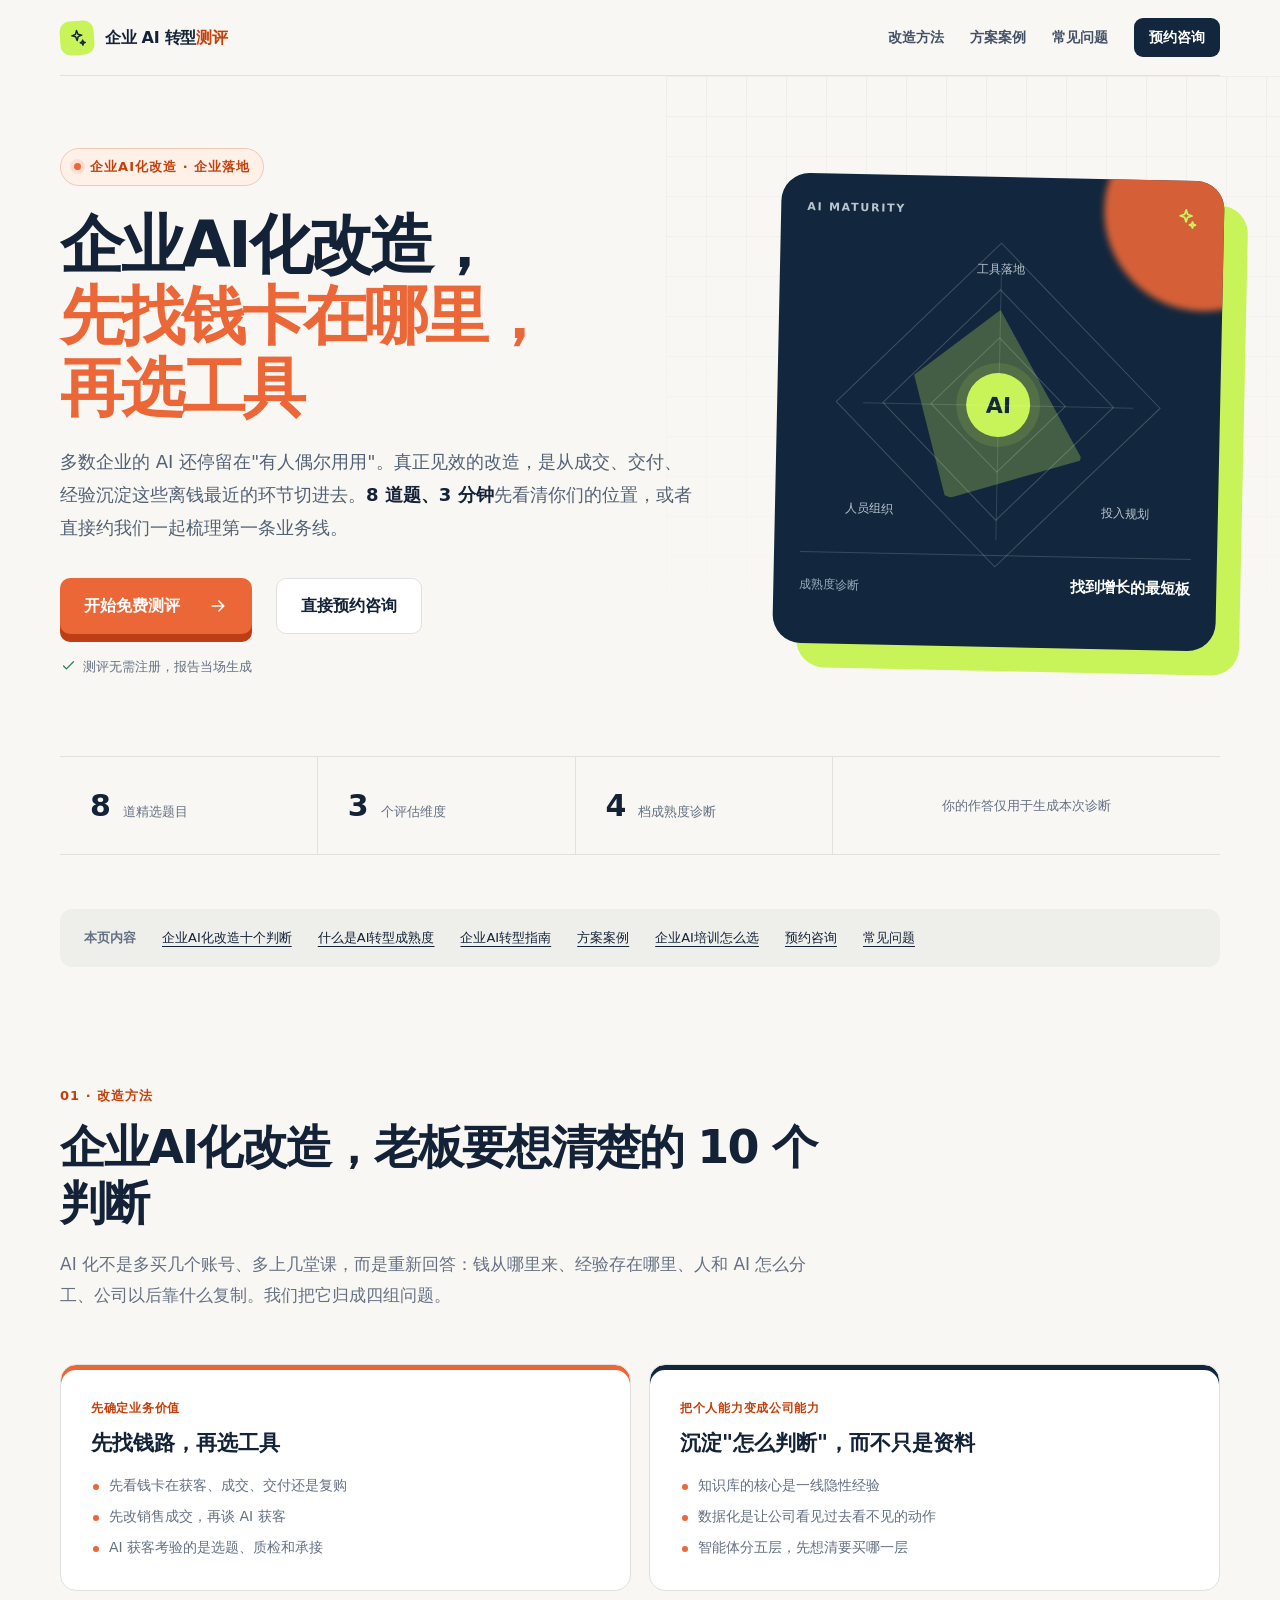
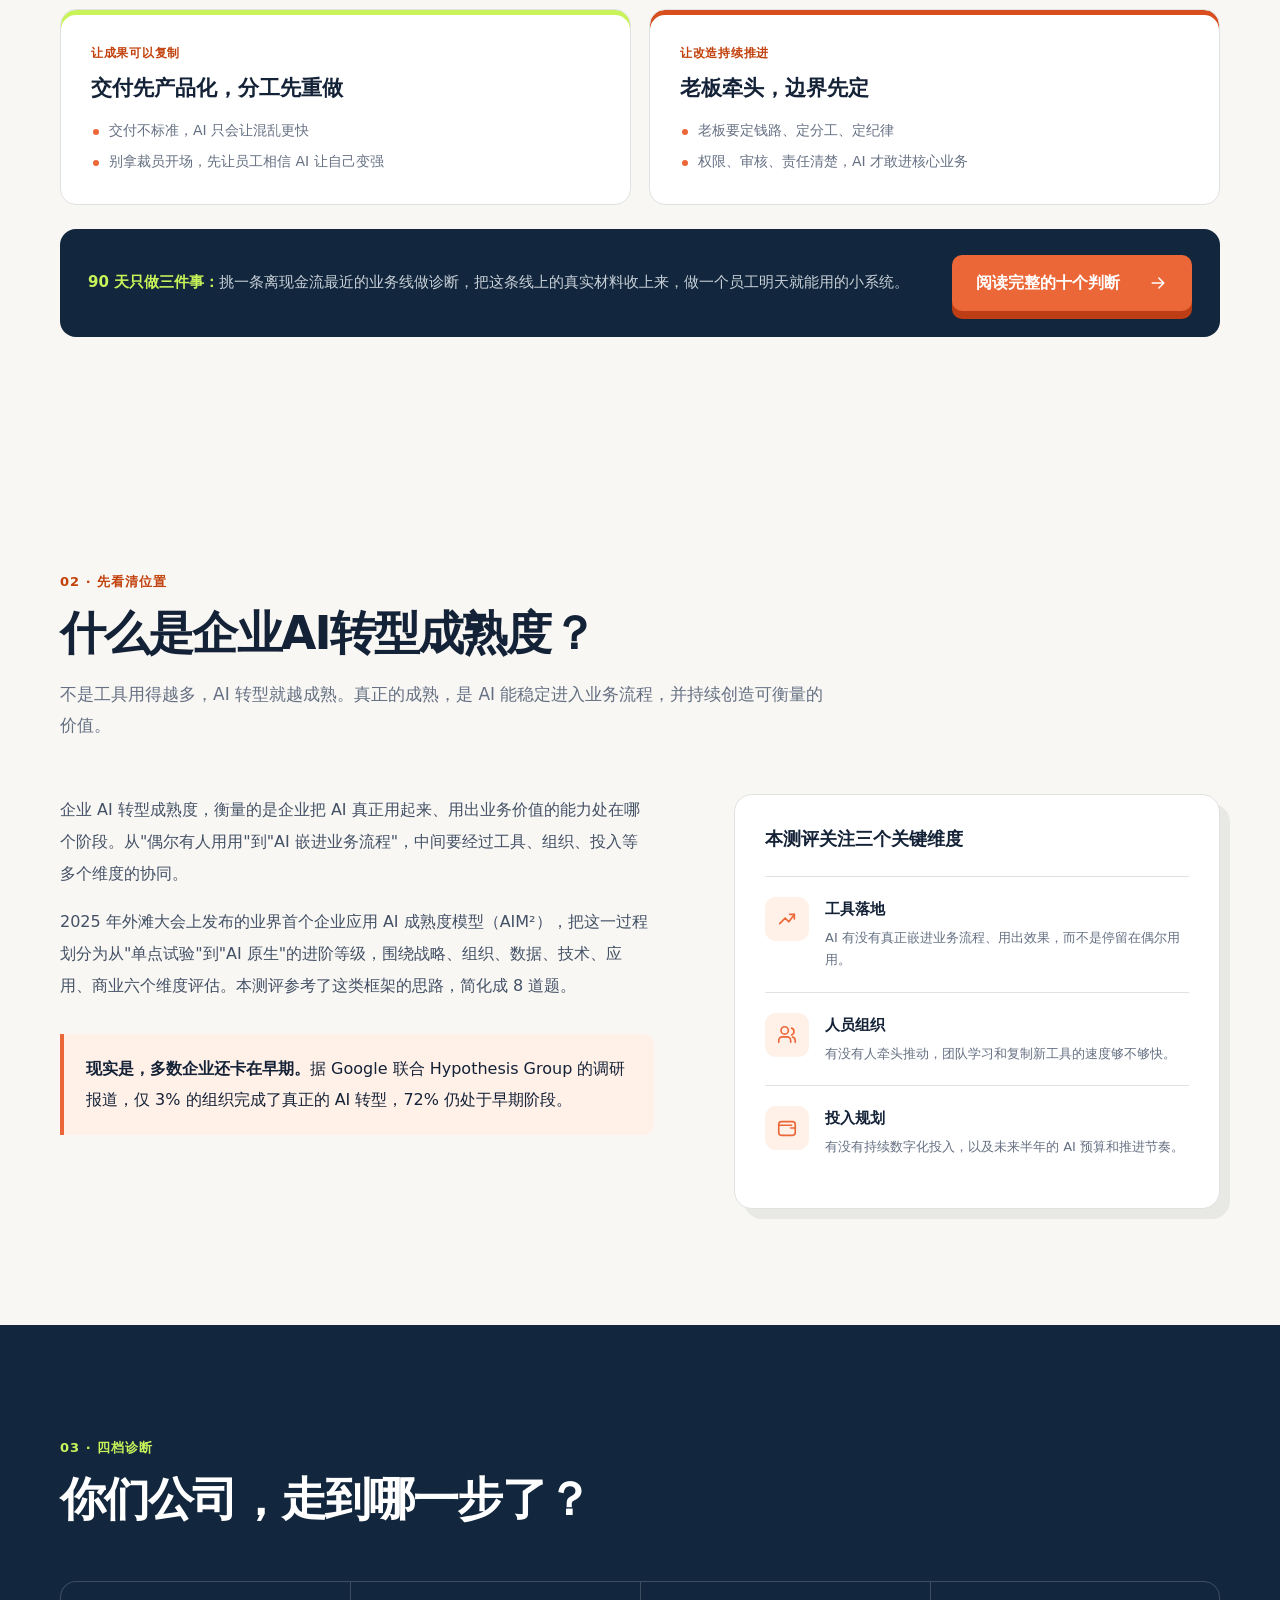
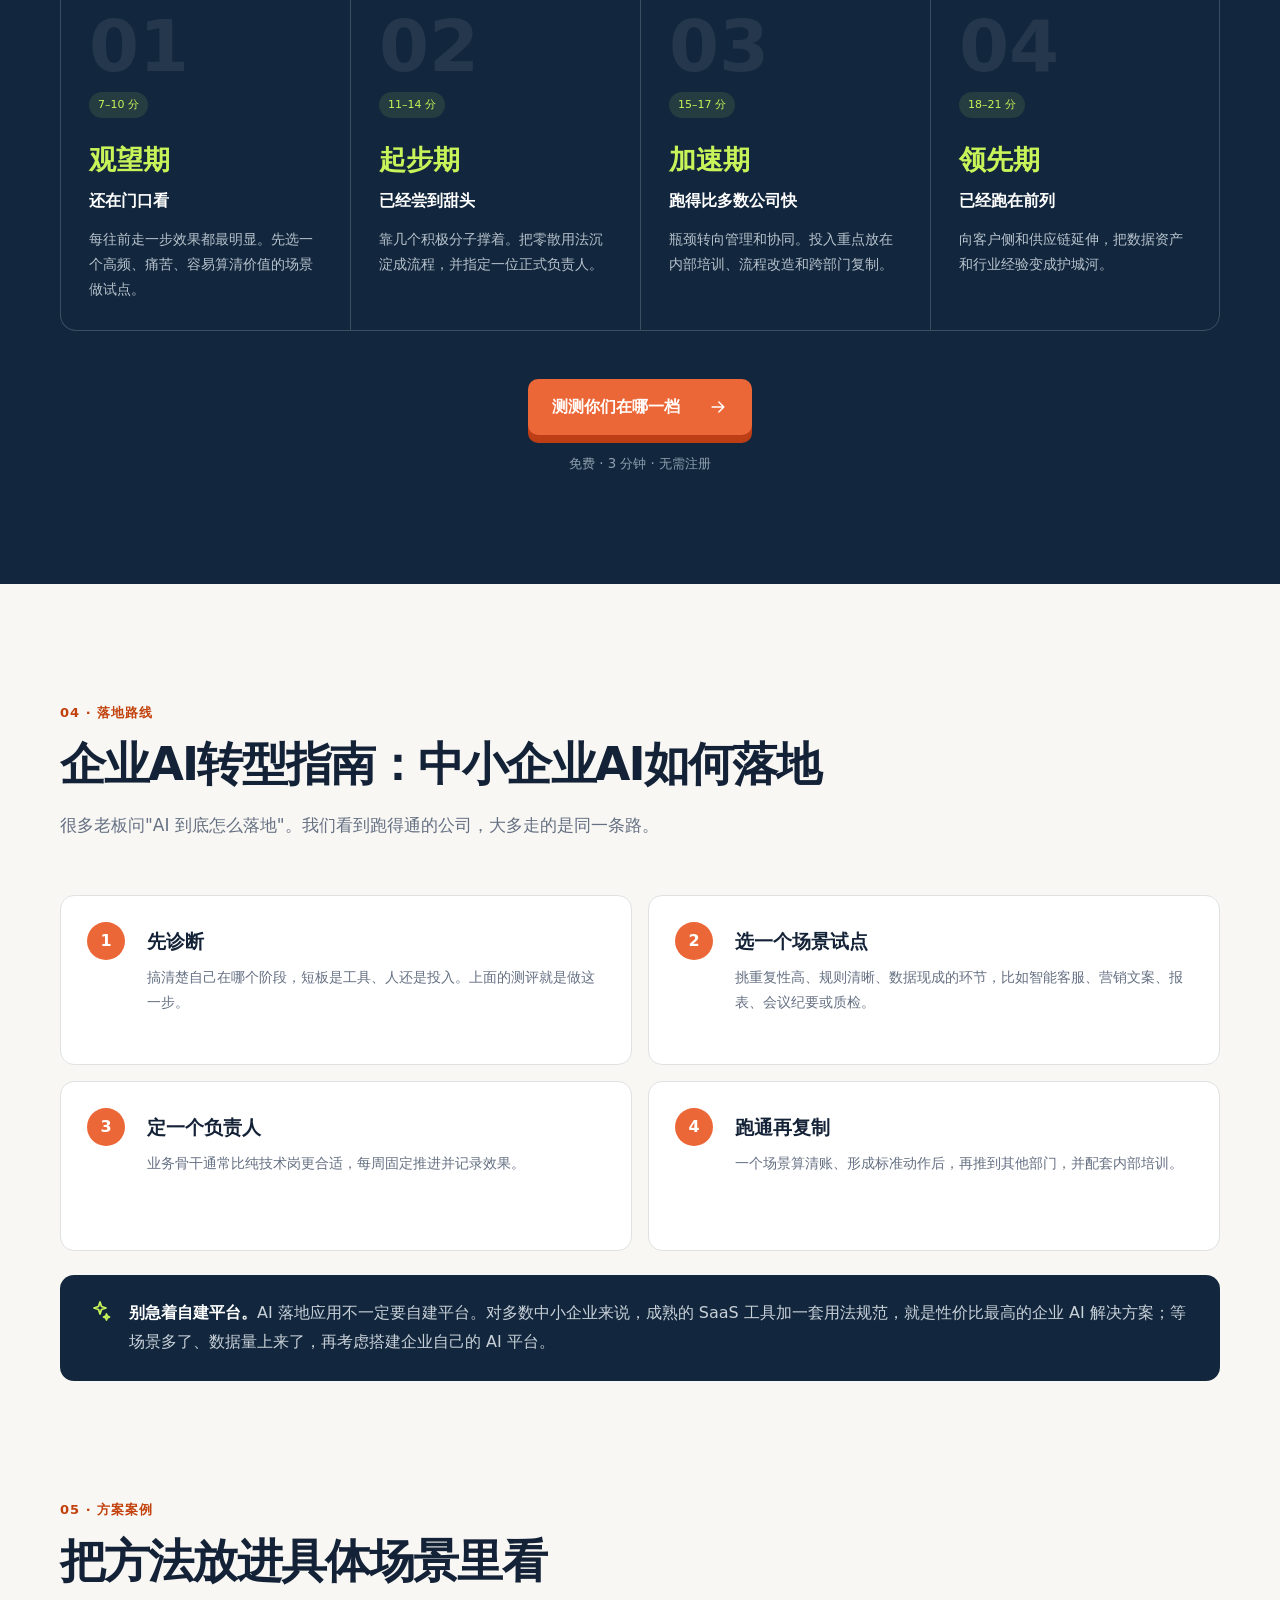
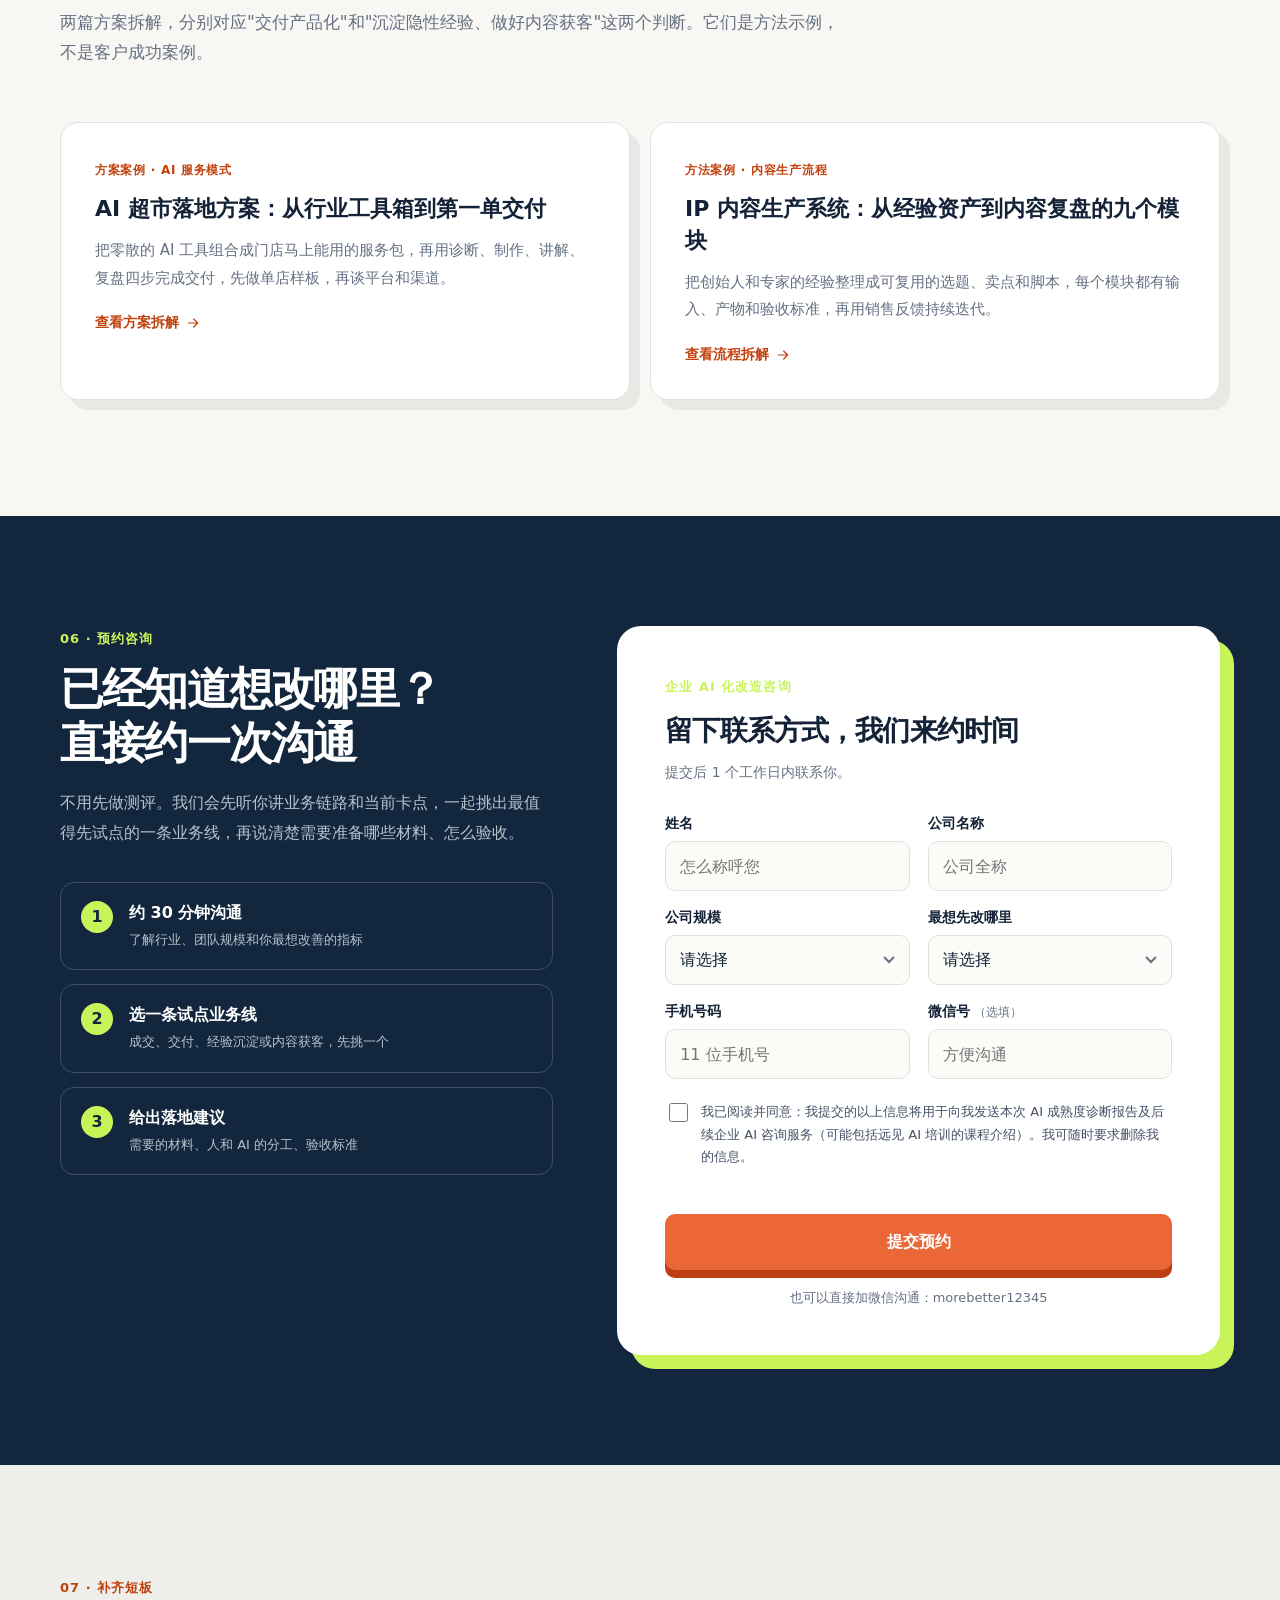
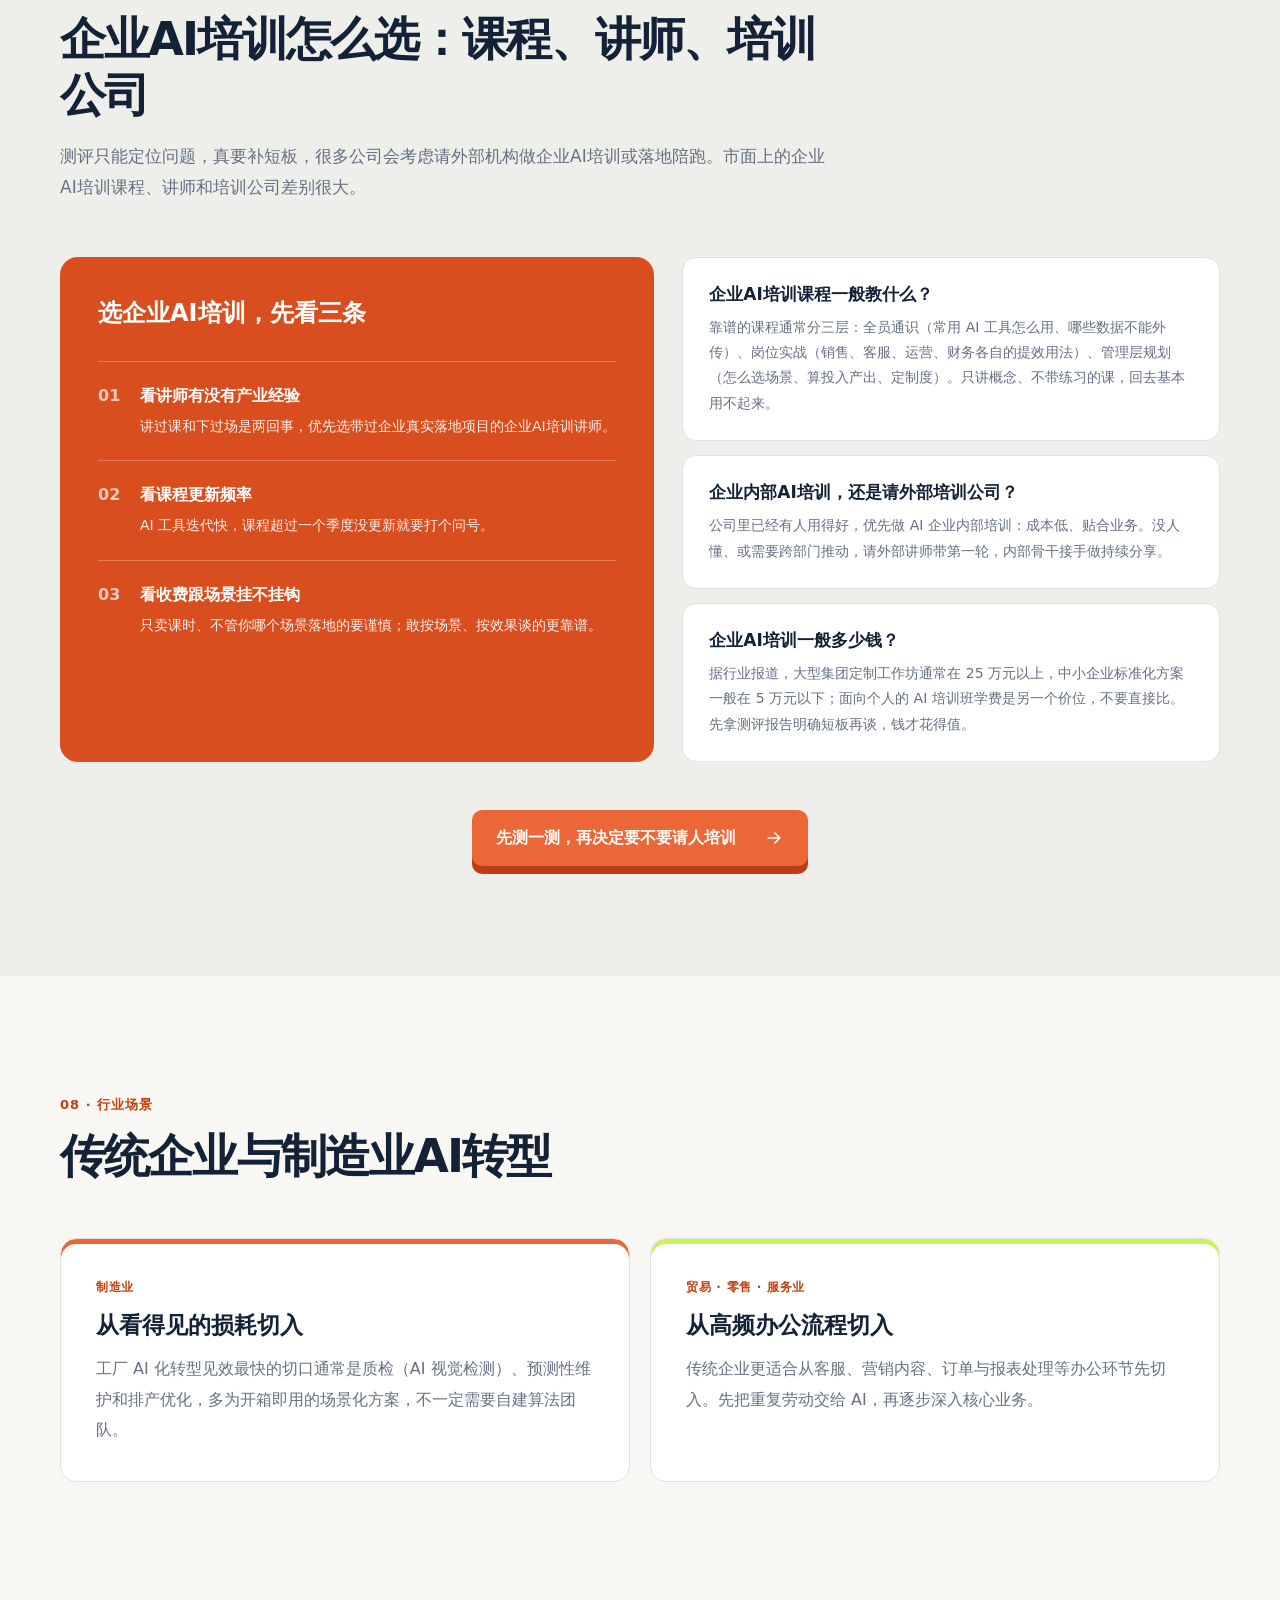
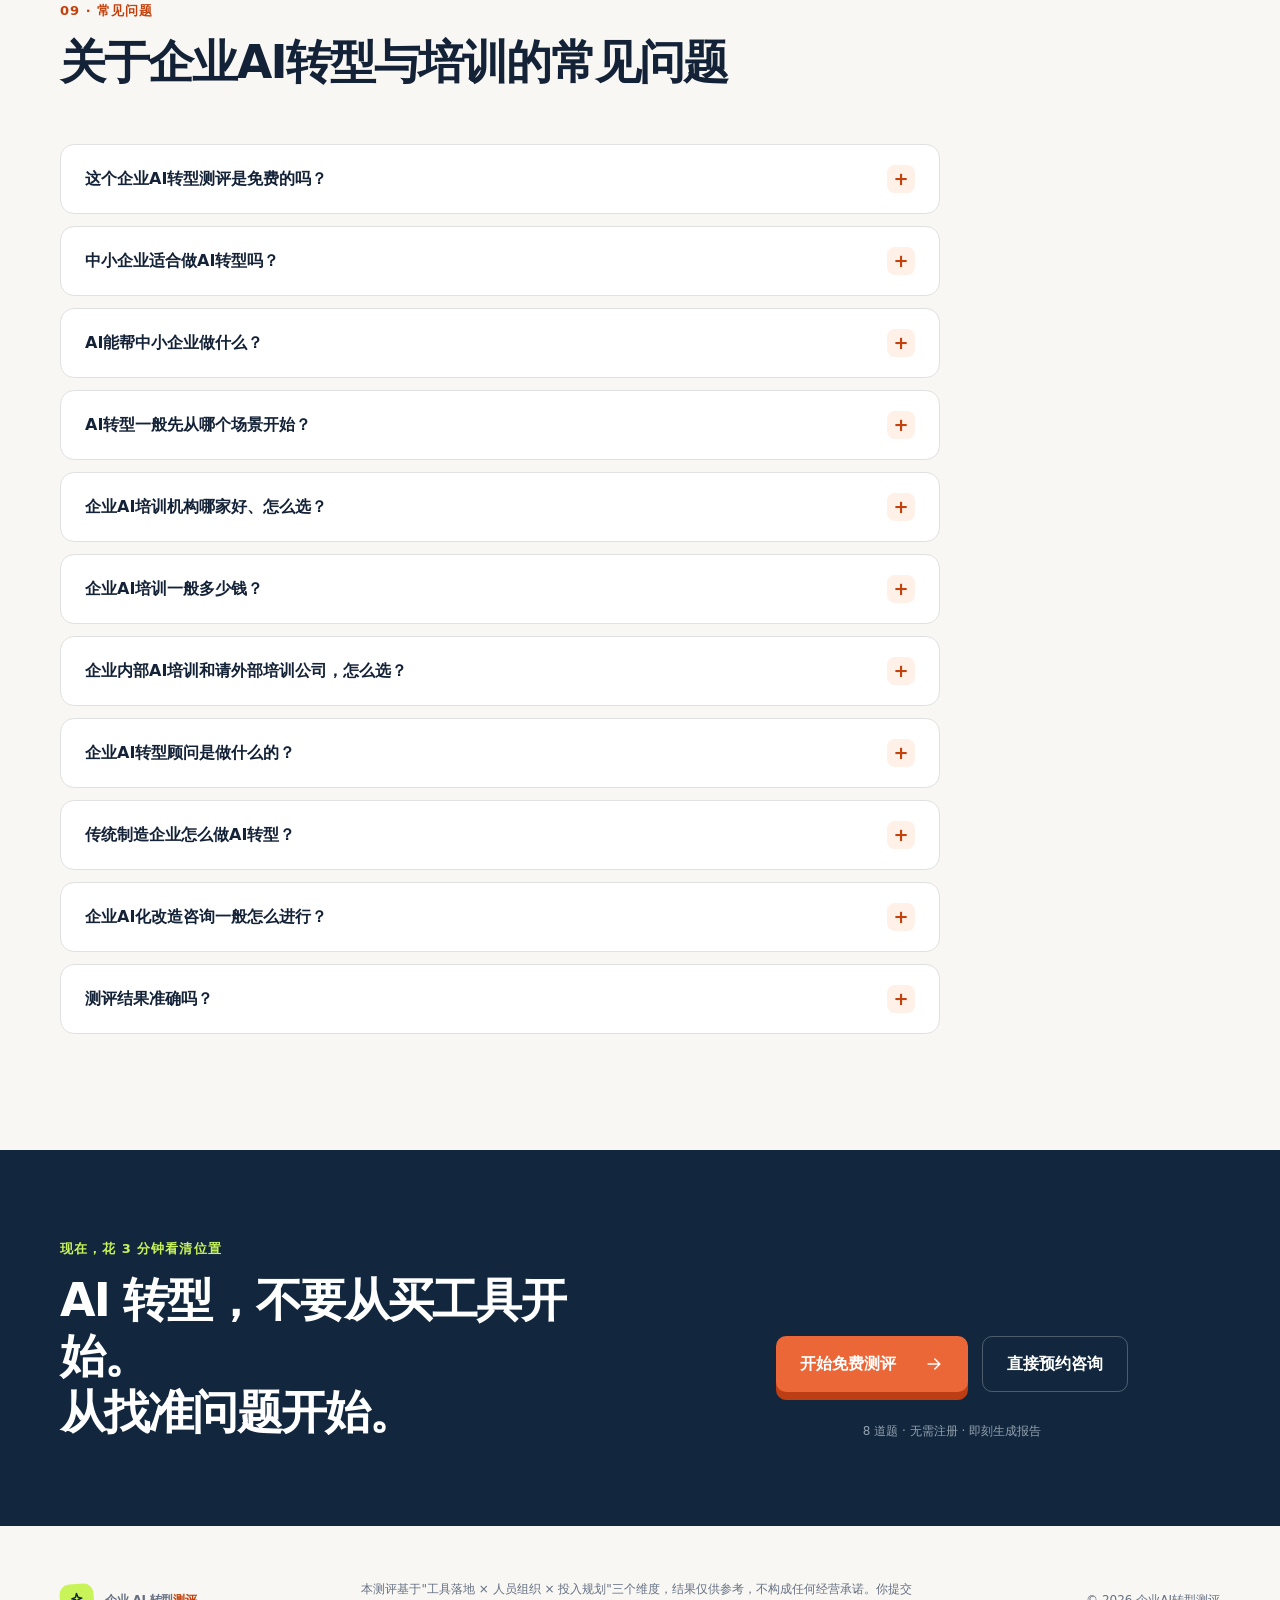
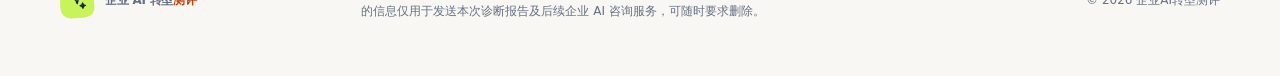
<file: index.html>
<!DOCTYPE html>
<html lang="zh-CN">
<head>
<meta charset="UTF-8">
<meta name="viewport" content="width=device-width, initial-scale=1.0">
<title>企业AI化改造怎么做：3分钟免费测评＋落地咨询</title>
<meta name="description" content="企业AI化改造从哪开始？先找钱卡在哪里，再选工具。8 道题 3 分钟免费测出公司的 AI 转型阶段和短板，附企业AI化改造十个关键判断、方案案例和企业AI培训选型指南，可直接预约落地咨询。">
<meta name="keywords" content="企业AI化改造,企业AI转型,企业AI转型咨询,企业AI落地,企业AI培训,企业AI转型顾问,中小企业AI落地,AI成熟度测评">
<meta name="robots" content="index,follow">
<meta name="applicable-device" content="pc,mobile">
<meta http-equiv="Cache-Control" content="no-transform">
<meta name="theme-color" content="#12273d">
<!-- Bing 站长验证：去 bing.com/webmasters 添加网站后，把它给你的 meta 标签粘到这里 -->
<!-- <meta name="msvalidate.01" content="把Bing给你的验证码粘在这里"> -->
<!-- 百度站长验证（换自定义域名后再加，github.io 域名百度抓不到） -->
<!-- <meta name="baidu-site-verification" content="把百度给你的验证码粘在这里"> -->
<link rel="canonical" href="https://qiyeai.github.io/">
<link rel="icon" href="data:image/svg+xml,%3Csvg xmlns='http://www.w3.org/2000/svg' viewBox='0 0 32 32'%3E%3Crect width='32' height='32' rx='8' fill='%23c8f45a'/%3E%3Ctext x='16' y='22' font-size='16' font-weight='700' text-anchor='middle' fill='%2312273d' font-family='Arial'%3EAI%3C/text%3E%3C/svg%3E">
<meta property="og:title" content="企业AI化改造怎么做：3分钟免费测评＋落地咨询">
<meta property="og:description" content="先找钱卡在哪里，再选工具。8 道题看看你们公司 AI 用得怎么样，也可以直接预约落地咨询。">
<meta property="og:type" content="website">
<meta property="og:url" content="https://qiyeai.github.io/">
<meta property="og:locale" content="zh_CN">
<!-- 有分享图后加：<meta property="og:image" content="https://qiyeai.github.io/og.png"> 建议 1200×630 -->
<script type="application/ld+json">
{"@context":"https://schema.org","@graph":[
{"@type":"WebSite","@id":"https://qiyeai.github.io/#site","url":"https://qiyeai.github.io/","name":"企业AI转型测评","inLanguage":"zh-CN"},
{"@type":"WebApplication","name":"企业AI转型成熟度测评","url":"https://qiyeai.github.io/","applicationCategory":"BusinessApplication","operatingSystem":"Web","inLanguage":"zh-CN","isAccessibleForFree":true,"offers":{"@type":"Offer","price":"0","priceCurrency":"CNY"},"description":"8 道题 3 分钟，诊断企业AI转型所处阶段与短板，当场生成报告。"},
{"@type":"FAQPage","mainEntity":[
{"@type":"Question","name":"这个企业AI转型测评是免费的吗？","acceptedAnswer":{"@type":"Answer","text":"是，完全免费。8 道题约 3 分钟，报告当场生成。留下联系方式还可免费领取完整版《AI 转型落地路线图》。"}},
{"@type":"Question","name":"中小企业适合做AI转型吗？","acceptedAnswer":{"@type":"Answer","text":"适合，而且中小企业有决策快、包袱小的优势。关键是别贪大，从一个高频、痛苦的场景先试点（比如客服、文案、报表），跑通再复制。"}},
{"@type":"Question","name":"AI能帮企业做什么？","acceptedAnswer":{"@type":"Answer","text":"最常见的三类：降本（智能客服、自动化报表）、增效（营销文案、会议纪要、质检）、增收（线索跟进、内容获客）。建议从重复性最高的环节先试点，跑通再复制。"}},
{"@type":"Question","name":"AI转型一般先从哪个场景开始？","acceptedAnswer":{"@type":"Answer","text":"优先选重复性高、规则清晰、数据现成的环节：智能客服、营销文案、会议纪要、报表整理、质检等。投入小、见效快，也最容易让团队建立信心。"}},
{"@type":"Question","name":"企业AI培训机构哪家好、怎么选？","acceptedAnswer":{"@type":"Answer","text":"没有统一的排名，关键看三点：讲师有没有带过企业真实落地项目、课程更新频率够不够快、收费是否跟你的业务场景挂钩。警惕“包学会、包增效”之类的过度承诺。"}},
{"@type":"Question","name":"企业AI培训一般多少钱？","acceptedAnswer":{"@type":"Answer","text":"差异很大。据行业报道，大型集团的定制工作坊预算通常在 25 万元以上，中小企业的标准化方案一般在 5 万元以下，具体以机构报价为准。建议先明确短板和场景再谈，避免为用不上的内容付费。"}},
{"@type":"Question","name":"企业内部AI培训和请外部培训公司，怎么选？","acceptedAnswer":{"@type":"Answer","text":"公司里已有人用得好，优先内部培训：成本低、贴合业务。没人懂、或需要跨部门推动，请外部讲师或培训公司带一轮更快。常见做法是外部讲师带第一轮，内部骨干接手做持续分享。"}},
{"@type":"Question","name":"企业AI转型顾问是做什么的？","acceptedAnswer":{"@type":"Answer","text":"帮企业做 AI 现状诊断、场景规划、员工培训和落地陪跑的外部专家或机构。这个测评就是一次轻量的自助诊断；如果测出来短板明显，再考虑请顾问做深度规划。"}},
{"@type":"Question","name":"传统制造企业怎么做AI转型？","acceptedAnswer":{"@type":"Answer","text":"制造业见效最快的切口通常是质检（AI 视觉检测）、预测性维护和排产优化，多为开箱即用的场景化方案，不一定需要自建算法团队。"}},
{"@type":"Question","name":"企业AI化改造咨询一般怎么进行？","acceptedAnswer":{"@type":"Answer","text":"先约一次约 30 分钟的沟通，了解你们的业务链路和当前卡点，一起挑出最值得先试点的一条业务线，再明确需要准备的材料和验收标准。不会一上来就推销系统。"}},
{"@type":"Question","name":"测评结果准确吗？","acceptedAnswer":{"@type":"Answer","text":"测评基于工具落地、人员组织、投入规划三个维度，结果供参考。它最大的价值是帮你快速定位短板、明确下一步优先级，而不是给精确分数。如需深度诊断，可以预约一次一对一沟通。"}}
]}
]}
</script>
<style>
:root{
--ink:#142237;--muted:#657083;--paper:#f8f7f3;--white:#fff;--line:#dfe2e1;
--orange:#ec6737;--orange-dark:#d94e1e;--orange-text:#c2410c;--orange-soft:#fff0e8;
--lime:#c8f45a;--navy:#12273d;--ok:#278257;
}
*,*::before,*::after{box-sizing:border-box}
html{scroll-behavior:smooth;-webkit-text-size-adjust:100%}
body{margin:0;background:var(--paper);color:var(--ink);font-family:"Noto Sans SC","PingFang SC","Hiragino Sans GB","Microsoft YaHei",system-ui,sans-serif;line-height:1.5;-webkit-tap-highlight-color:transparent}
h1,h2,h3,p,ol,ul,blockquote{margin:0}
ol,ul{padding:0;list-style:none}
button,input,select{font:inherit;color:inherit}
button{cursor:pointer}
a{color:inherit;text-decoration:none}
svg{display:block}
.hidden{display:none!important}
.shell{width:min(1160px,100% - 48px);margin-inline:auto}
:focus-visible{outline:3px solid var(--orange);outline-offset:3px}
.ico{width:20px;height:20px;fill:none;stroke:currentColor;stroke-width:1.8;stroke-linecap:round;stroke-linejoin:round;flex:none}

/* 顶栏 */
.nav{height:76px;display:flex;align-items:center;justify-content:space-between;border-bottom:1px solid var(--line)}
.brand{display:flex;align-items:center;gap:11px;font-weight:850;letter-spacing:-.02em}
.brand>span:last-child>span{color:var(--orange-text)}
.brand-mark{width:34px;height:34px;display:grid;place-items:center;border-radius:10px;background:var(--lime);color:var(--navy);transform:rotate(-4deg)}
.nav-links{display:flex;align-items:center;gap:26px;font-size:14px;font-weight:700;color:#445166}
.nav-links a:hover{color:var(--orange-text)}
.nav-links .nav-cta{padding:9px 15px;border-radius:9px;background:var(--navy);color:#fff}
.nav-links .nav-cta:hover{background:var(--orange-dark);color:#fff}
.hero-note{display:flex;align-items:center;gap:6px;margin-top:22px;font-size:13px;color:var(--muted)}
.hero-note .ico{width:17px;color:var(--ok)}

/* 首屏 */
.hero{position:relative;padding:72px 0 0;overflow:hidden}
.hero-grid{position:absolute;inset:0 0 auto 52%;height:680px;opacity:.36;background-image:linear-gradient(#dce0dc 1px,transparent 1px),linear-gradient(90deg,#dce0dc 1px,transparent 1px);background-size:40px 40px;-webkit-mask-image:linear-gradient(#000,transparent 92%);mask-image:linear-gradient(#000,transparent 92%)}
.hero-layout{position:relative;display:grid;grid-template-columns:1.18fr .82fr;gap:80px;align-items:center}
.badge,.eyebrow{display:inline-flex;align-items:center;gap:9px;font-size:13px;font-weight:800;letter-spacing:.08em;color:var(--orange-text)}
.badge{padding:8px 13px;border:1px solid #f2c9b8;border-radius:999px;background:var(--orange-soft)}
.badge i{width:7px;height:7px;border-radius:50%;background:var(--orange);box-shadow:0 0 0 4px #ec673721}
.hero h1{max-width:760px;margin:24px 0 20px;font-size:clamp(40px,5vw,66px);font-weight:900;line-height:1.12;letter-spacing:-.05em}
.hero h1 em{font-style:normal;color:var(--orange)}
.hero-lead{max-width:650px;font-size:18px;line-height:1.85;color:#536174}
.hero-lead b{color:var(--ink)}
.hero-actions{display:flex;align-items:center;gap:24px;margin-top:34px}
.hero-actions>span{display:flex;align-items:center;gap:6px;font-size:13px;color:var(--muted)}
.hero-actions>span .ico{width:17px;color:var(--ok)}

.button{display:inline-flex;align-items:center;justify-content:center;gap:28px;min-height:56px;padding:0 24px;border:0;border-radius:10px;background:var(--orange);color:#fff;font-weight:800;font-size:16px;box-shadow:0 8px 0 #bd3e14;transition:transform .2s,box-shadow .2s,background .2s}
.button:hover{background:var(--orange-dark);transform:translateY(2px);box-shadow:0 6px 0 #ad3510}
.button:active{transform:translateY(6px);box-shadow:0 2px 0 #ad3510}
.button:disabled{opacity:.6;cursor:default;transform:none}
.button.secondary{background:#fff;color:var(--ink);border:1px solid var(--line);box-shadow:none}
.button.secondary:hover{background:var(--paper)}
.button.block{width:100%}

/* 首屏右侧卡片（装饰） */
.score-card{position:relative;min-height:470px;padding:26px;border-radius:28px;background:var(--navy);color:#fff;overflow:hidden;box-shadow:24px 24px 0 var(--lime);transform:rotate(1.2deg)}
.score-card::before{content:"";position:absolute;top:-70px;right:-80px;width:200px;height:200px;border-radius:50%;background:var(--orange);filter:blur(3px);opacity:.9}
.score-top{position:relative;display:flex;justify-content:space-between;font-size:11px;font-weight:800;letter-spacing:.16em;color:#b9c5cf}
.score-top .ico{width:24px;height:24px;color:var(--lime)}
.radar{position:relative;display:grid;place-items:center;width:300px;height:300px;margin:28px auto 0}
.radar::before,.radar::after{content:"";position:absolute;background:#ffffff24}
.radar::before{width:1px;height:90%}
.radar::after{width:90%;height:1px}
.radar-ring{position:absolute;border:1px solid #ffffff30;transform:rotate(45deg)}
.ring-one{width:230px;height:230px}.ring-two{width:164px;height:164px}.ring-three{width:96px;height:96px}
.radar-shape{width:170px;height:190px;border-radius:30%;background:#c8f45a45;clip-path:polygon(50% 0,100% 78%,20% 100%,0 35%)}
.radar-center{position:absolute;display:grid;place-items:center;width:64px;height:64px;border-radius:50%;background:var(--lime);color:var(--navy);font-size:22px;font-weight:900;box-shadow:0 0 0 10px #c8f45a1c}
.radar-label{position:absolute;font-size:12px;color:#b9c5cf}
.label-one{top:5px}.label-two{bottom:35px;left:-1px}.label-three{bottom:35px;right:-3px}
.score-note{position:relative;display:flex;justify-content:space-between;align-items:end;padding-top:18px;border-top:1px solid #ffffff29}
.score-note span{font-size:12px;color:#9ab}
.score-note strong{font-size:15px}

.stats{position:relative;display:grid;grid-template-columns:repeat(3,1fr) 1.5fr;margin-top:80px;border-block:1px solid var(--line)}
.stats>div{display:flex;align-items:baseline;gap:12px;padding:26px 30px;border-right:1px solid var(--line)}
.stats strong{font-size:30px}
.stats span,.stats p{font-size:13px;color:var(--muted)}
.stats p{display:grid;place-items:center;text-align:center}

/* 测评区：答题 / 报告 / 留资 / 成功 */
.quiz-section{padding:70px 0;background:var(--navy);scroll-margin-top:0}
.card{max-width:800px;margin:auto;padding:48px;border-radius:24px;background:#fff;box-shadow:14px 14px 0 var(--lime)}
.quiz-progress-row{display:flex;justify-content:space-between;font-size:13px;color:var(--muted)}
.quiz-progress-row strong{color:var(--ink)}
.quiz-progress{height:6px;margin:13px 0 38px;border-radius:99px;background:#edf0ed;overflow:hidden}
.quiz-progress span{display:block;width:0;height:100%;background:var(--orange);transition:width .3s}
.quiz-dimension{font-size:13px;font-weight:800;color:var(--orange-text)}
.card h2.q-title{margin:12px 0 30px;font-size:28px;line-height:1.4;letter-spacing:-.03em}
.quiz-options{display:grid;gap:12px}
.quiz-options button{display:flex;align-items:center;gap:14px;width:100%;min-height:62px;padding:10px 16px;border:1px solid var(--line);border-radius:12px;background:#fbfbf8;color:var(--ink);font-size:16px;line-height:1.5;text-align:left;transition:all .2s}
.quiz-options button:hover{border-color:var(--orange);background:var(--orange-soft);transform:translateX(4px)}
.quiz-options button.picked{border-color:var(--orange);background:var(--orange-soft)}
.quiz-options .k{display:grid;place-items:center;flex:none;width:34px;height:34px;border:1px solid var(--line);border-radius:8px;background:#fff;font-size:12px;font-weight:800}
.quiz-options .ico{width:18px;margin-left:auto;color:var(--orange)}
.back-button{margin-top:24px;padding:0;border:0;background:none;font-size:13px;color:var(--muted)}
.back-button:hover{color:var(--ink)}

.result-head{text-align:center}
.result-badge{display:inline-flex;align-items:center;gap:7px;padding:7px 12px;border-radius:99px;background:#eefbcf;color:#4f7220;font-size:12px;font-weight:800}
.result-badge .ico{width:17px;height:17px}
.result-head>p{margin-top:18px;color:var(--muted)}
.result-head h2{margin:6px 0;font-size:52px;line-height:1.2;color:var(--orange)}
.result-score strong{font-size:28px}
.result-score span{color:var(--muted)}
.verdict{max-width:560px;margin:16px auto 0;font-size:16px;line-height:1.85;color:#445166}
.sec-t{margin:34px 0 14px;padding-top:26px;border-top:1px solid var(--line);font-size:13px;font-weight:800;letter-spacing:.08em;color:var(--muted)}
.dimrow{display:flex;align-items:center;gap:14px;margin:12px 0;font-size:14px}
.dimrow .n{flex:none;width:72px;color:#445166}
.dimrow .t{flex:1;height:10px;border-radius:99px;background:#edf0ed;overflow:hidden}
.dimrow .t>i{display:block;height:100%;border-radius:99px;background:var(--navy)}
.dimrow.weak .t>i{background:var(--orange)}
.dimrow .v{flex:none;width:44px;text-align:right;font-size:13px;color:var(--muted)}
.dimrow .w{font-size:11px;font-weight:800;color:var(--orange-text);margin-left:6px}
.diag{display:grid;gap:10px}
.diag li{display:flex;gap:14px;padding:16px 18px;border-radius:10px;background:#f4f5f1;font-size:15px;line-height:1.75}
.diag li b{flex:none;display:grid;place-items:center;width:26px;height:26px;border-radius:50%;background:var(--orange);color:#fff;font-size:13px}
.cta-box{display:grid;grid-template-columns:1fr auto;gap:24px;align-items:center;margin-top:30px;padding:26px 28px;border-radius:16px;background:var(--navy);color:#c8d0d8}
.cta-box p{line-height:1.8;font-size:15px}
.cta-box p b{color:var(--lime)}
.cta-box strong{display:block;margin-bottom:6px;font-size:18px;color:#fff}
.retry{display:block;margin:22px auto 0;padding:0;border:0;background:none;font-size:13px;color:var(--muted);text-decoration:underline;text-underline-offset:4px}

/* 表单 */
.form-head{margin-bottom:28px}
.form-head h2{margin:12px 0 8px;font-size:28px;letter-spacing:-.03em}
.form-head p{color:var(--muted);font-size:14px;line-height:1.8}
.form-grid{display:grid;grid-template-columns:1fr 1fr;gap:16px 18px}
.field label{display:block;margin-bottom:7px;font-size:14px;font-weight:700}
.field label i{font-style:normal;font-weight:400;font-size:12px;color:var(--muted)}
.field input,.field select{width:100%;height:50px;padding:0 14px;border:1px solid var(--line);border-radius:10px;background:#fbfbf8;font-size:16px;appearance:none;transition:border-color .2s,box-shadow .2s}
.field select{background:#fbfbf8 url("data:image/svg+xml;charset=utf-8,%3Csvg xmlns='http://www.w3.org/2000/svg' width='12' height='8'%3E%3Cpath d='M1 1l5 5 5-5' stroke='%23657083' stroke-width='2' fill='none'/%3E%3C/svg%3E") no-repeat right 14px center}
.field input:focus,.field select:focus{outline:none;border-color:var(--orange);background-color:#fff;box-shadow:0 0 0 4px var(--orange-soft)}
.consent{display:flex;gap:10px;margin:22px 0 4px;font-size:13px;line-height:1.7;color:#445166;cursor:pointer}
.consent input{flex:none;width:19px;height:19px;margin-top:2px;accent-color:var(--orange)}
.err{min-height:22px;margin:10px 0 14px;font-size:13px;color:#c0392b}
.hp{position:absolute;left:-9999px;width:1px;height:1px;overflow:hidden}
.done{text-align:center;padding:12px 0}
.done .check{display:grid;place-items:center;width:72px;height:72px;margin:0 auto 20px;border-radius:50%;background:var(--lime);color:var(--navy)}
.done .check .ico{width:34px;height:34px;stroke-width:2.4}
.done h2{font-size:30px;margin-bottom:12px}
.done p{color:#445166;line-height:1.85}
.done .wx{display:inline-block;margin-top:18px;padding:10px 16px;border-radius:10px;background:var(--orange-soft);color:var(--orange-text);font-weight:800}

/* 内容区 */
.contents{display:flex;flex-wrap:wrap;align-items:center;gap:10px 26px;margin-top:54px;padding:19px 24px;border-radius:12px;background:#eeefeb;font-size:13px}
.contents span{font-weight:800;color:var(--muted)}
.contents a{text-decoration:underline;text-underline-offset:4px}
.content-section{padding-block:116px;scroll-margin-top:20px}
.section-heading{max-width:780px;margin-bottom:54px}
.section-heading h2,.bottom-cta h2{margin-top:12px;font-size:clamp(32px,4vw,46px);line-height:1.22;letter-spacing:-.04em}
.section-heading>p{margin-top:18px;font-size:17px;line-height:1.8;color:var(--muted)}
.two-column{display:grid;grid-template-columns:1.1fr .9fr;gap:80px}
.article-copy{font-size:16px;line-height:2;color:#445166}
.article-copy p+p{margin-top:16px}
blockquote{margin-top:32px;padding:20px 22px;border-left:4px solid var(--orange);border-radius:0 10px 10px 0;background:var(--orange-soft);color:var(--ink);line-height:1.9}
.dimensions-card{padding:30px;border:1px solid var(--line);border-radius:18px;background:#fff;box-shadow:10px 10px 0 #e8e9e4}
.dimensions-card h3{margin-bottom:24px;font-size:18px}
.dimension{display:flex;gap:16px;padding:20px 0;border-top:1px solid var(--line)}
.dimension>span{display:grid;place-items:center;flex:none;width:44px;height:44px;border-radius:11px;background:var(--orange-soft);color:var(--orange)}
.dimension .ico{width:22px;height:22px}
.dimension strong{font-size:15px}
.dimension p{margin-top:6px;font-size:13px;line-height:1.7;color:var(--muted)}

.levels-section{padding:110px 0;background:var(--navy);color:#fff}
.levels-section .eyebrow,.bottom-cta .eyebrow{color:var(--lime)}
.levels{display:grid;grid-template-columns:repeat(4,1fr)}
.level-card{position:relative;min-height:320px;padding:28px;border:1px solid #ffffff2e;border-right:0}
.level-card:first-child{border-radius:16px 0 0 16px}
.level-card:last-child{border-right:1px solid #ffffff2e;border-radius:0 16px 16px 0}
.level-card:hover{background:#ffffff0d}
.level-number{font-size:72px;font-weight:900;line-height:1;color:#ffffff14}
.level-card>span{display:inline-block;margin:10px 0 22px;padding:5px 9px;border-radius:99px;background:#c8f45a1a;font-size:11px;color:var(--lime)}
.level-card h3{font-size:27px;color:var(--lime)}
.level-card strong{display:block;margin-top:8px}
.level-card p{margin-top:14px;font-size:14px;line-height:1.8;color:#b7c2cd}
.center-action{display:flex;flex-direction:column;align-items:center;gap:19px;margin-top:48px}
.center-action small{color:#8fa0b0}

.steps{display:grid;grid-template-columns:repeat(2,1fr);gap:16px}
.step{display:flex;gap:22px;min-height:170px;padding:26px;border:1px solid var(--line);border-radius:14px;background:#fff}
.step>span{display:grid;place-items:center;flex:none;width:38px;height:38px;border-radius:50%;background:var(--orange);color:#fff;font-weight:900}
.step h3{margin:6px 0 9px}
.step p{font-size:14px;line-height:1.8;color:var(--muted)}
.callout{display:flex;align-items:start;gap:17px;margin-top:24px;padding:24px 28px;border-radius:14px;background:var(--navy)}
.callout .ico{width:24px;height:24px;color:var(--lime)}
.callout p{line-height:1.8;color:#c8d0d8}
.callout strong{color:#fff}

.training-section{padding:110px 0;background:#eeefeb;scroll-margin-top:20px}
.training-grid{display:grid;grid-template-columns:1.05fr .95fr;gap:28px}
.training-primary{padding:38px;border-radius:18px;background:var(--orange-dark);color:#fff}
.training-primary h3{font-size:24px}
.training-primary ol{margin-top:30px}
.training-primary li{display:flex;gap:18px;padding:22px 0;border-top:1px solid #ffffff40}
.training-primary li>span{flex:none;width:24px;font-weight:900;opacity:.7}
.training-primary strong{font-size:16px}
.training-primary p{margin-top:7px;font-size:14px;line-height:1.7;opacity:.92}
.faq-stack{display:grid;gap:14px}
.faq-stack article{padding:24px 26px;border:1px solid var(--line);border-radius:14px;background:#fff}
.faq-stack h3{margin-bottom:8px;font-size:17px}
.faq-stack p{font-size:14px;line-height:1.8;color:var(--muted)}

.industry-grid{display:grid;grid-template-columns:1fr 1fr;gap:20px}
.industry-grid article{padding:35px;border:1px solid var(--line);border-radius:16px;background:#fff}
.industry-grid article:first-child{box-shadow:inset 0 5px 0 var(--orange)}
.industry-grid article:last-child{box-shadow:inset 0 5px 0 var(--lime)}
.industry-grid span{font-size:12px;font-weight:800;letter-spacing:.06em;color:var(--orange-text)}
.industry-grid h3{margin:10px 0 12px;font-size:23px}
.industry-grid p{line-height:1.9;color:var(--muted)}

/* 改造方法 */
.method-grid{display:grid;grid-template-columns:repeat(2,1fr);gap:18px}
.method-grid article{padding:30px;border:1px solid var(--line);border-radius:16px;background:#fff}
.method-grid article:nth-child(1){box-shadow:inset 0 5px 0 var(--orange)}
.method-grid article:nth-child(2){box-shadow:inset 0 5px 0 var(--navy)}
.method-grid article:nth-child(3){box-shadow:inset 0 5px 0 var(--lime)}
.method-grid article:nth-child(4){box-shadow:inset 0 5px 0 var(--orange-dark)}
.method-grid span{font-size:12px;font-weight:800;letter-spacing:.06em;color:var(--orange-text)}
.method-grid h3{margin:10px 0 14px;font-size:21px;line-height:1.4}
.method-grid li{position:relative;padding-left:18px;font-size:14px;line-height:1.8;color:var(--muted)}
.method-grid li+li{margin-top:6px}
.method-grid li::before{content:"";position:absolute;left:2px;top:.8em;width:6px;height:6px;border-radius:50%;background:var(--orange)}
.method-foot{display:grid;grid-template-columns:1fr auto;gap:28px;align-items:center;margin-top:24px;padding:26px 28px;border-radius:16px;background:var(--navy);color:#c8d0d8}
.method-foot p{line-height:1.85;font-size:15px}
.method-foot strong{color:var(--lime)}

/* 方案案例 */
.cases-section{padding-top:0}
.case-grid{display:grid;grid-template-columns:1fr 1fr;gap:20px}
.case-card{display:block;padding:34px;border:1px solid var(--line);border-radius:18px;background:#fff;box-shadow:10px 10px 0 #e8e9e4;transition:transform .2s,box-shadow .2s}
.case-card:hover{transform:translate(-2px,-2px);box-shadow:14px 14px 0 var(--lime)}
.case-card span{font-size:12px;font-weight:800;letter-spacing:.06em;color:var(--orange-text)}
.case-card h3{margin:12px 0 12px;font-size:22px;line-height:1.45}
.case-card p{font-size:15px;line-height:1.85;color:var(--muted)}
.case-card em{display:flex;align-items:center;gap:6px;margin-top:20px;font-style:normal;font-size:14px;font-weight:800;color:var(--orange-text)}
.case-card em .ico{width:16px;height:16px}

/* 预约咨询 */
.consult-section{padding:110px 0;background:var(--navy);color:#fff;scroll-margin-top:0}
.consult-section .eyebrow{color:var(--lime)}
.consult-grid{display:grid;grid-template-columns:.9fr 1.1fr;gap:64px;align-items:start}
.consult-grid>div:first-child h2{margin-top:12px;font-size:clamp(32px,4vw,44px);line-height:1.22;letter-spacing:-.04em}
.consult-grid>div:first-child>p{margin-top:18px;font-size:16px;line-height:1.9;color:#b7c2cd}
.consult-steps{display:grid;gap:14px;margin-top:34px}
.consult-steps li{display:flex;gap:16px;padding:18px 20px;border:1px solid #ffffff2e;border-radius:14px}
.consult-steps b{display:grid;place-items:center;flex:none;width:32px;height:32px;border-radius:50%;background:var(--lime);color:var(--navy);font-weight:900}
.consult-steps strong{display:block;font-size:16px}
.consult-steps span{display:block;margin-top:4px;font-size:13px;line-height:1.7;color:#b7c2cd}
.consult-card{max-width:none;margin:0;color:var(--ink)}
.consult-wx{margin-top:18px;font-size:13px;color:var(--muted);text-align:center}

.faq-section{padding-top:0}
.faq-list{display:grid;gap:12px;max-width:880px}
.faq-item{border:1px solid var(--line);border-radius:14px;background:#fff}
.faq-item summary{display:flex;justify-content:space-between;align-items:center;gap:16px;padding:20px 24px;font-size:16px;font-weight:800;cursor:pointer;list-style:none}
.faq-item summary::-webkit-details-marker{display:none}
.faq-item summary::after{content:"+";flex:none;display:grid;place-items:center;width:28px;height:28px;border-radius:8px;background:var(--orange-soft);color:var(--orange-text);font-size:18px;transition:transform .2s}
.faq-item[open] summary::after{transform:rotate(45deg)}
.faq-item .a{padding:0 24px 22px;font-size:15px;line-height:1.9;color:#445166}

.bottom-cta{padding:86px 0;background:var(--navy);color:#fff}
.bottom-cta .shell{display:flex;justify-content:space-between;align-items:end;gap:40px}
.bottom-cta p{margin-top:16px;text-align:center;font-size:12px;color:#93a2b0}
.bottom-actions{display:flex;flex-wrap:wrap;justify-content:center;gap:14px}
.bottom-actions p{flex-basis:100%}
.button.ghost{background:transparent;color:#fff;border:1px solid #ffffff40;box-shadow:none}
.button.ghost:hover{background:#ffffff12;transform:none}
footer{display:flex;justify-content:space-between;align-items:center;gap:30px;min-height:150px;font-size:12px;line-height:1.8;color:var(--muted)}
footer p{max-width:560px}

@media (max-width:900px){
.shell{width:min(100% - 32px,680px)}
.hero{padding-top:48px}
.hero-layout,.two-column,.training-grid,.consult-grid{grid-template-columns:1fr}
.consult-grid{gap:40px}
.consult-section{padding-block:84px}
.method-foot{grid-template-columns:1fr}
.hero-layout{gap:60px}
.hero h1{font-size:46px}
.score-card{width:calc(100% - 16px);max-width:520px;margin:auto}
.stats{grid-template-columns:repeat(3,1fr)}
.stats p{grid-column:1/-1;padding:15px}
.levels{grid-template-columns:repeat(2,1fr);gap:12px}
.level-card,.level-card:first-child,.level-card:last-child{border:1px solid #ffffff2e;border-radius:12px;min-height:280px}
.content-section,.training-section,.levels-section{padding-block:84px}
.cta-box{grid-template-columns:1fr}
}
@media (max-width:620px){
.shell{width:calc(100% - 28px)}
.nav{height:66px}
.hero-note{justify-content:center}
.hero h1{font-size:36px}
.desktop-break{display:none}
.hero-lead{font-size:16px}
.hero-actions{flex-direction:column;align-items:stretch}
.hero-actions .button{width:100%}
.hero-actions>span{justify-content:center}
.score-card{min-height:400px;padding:22px;box-shadow:10px 10px 0 var(--lime)}
.radar{width:260px;height:270px}
.ring-one{width:200px;height:200px}.ring-two{width:140px;height:140px}
.stats{margin-top:64px}
.stats>div{flex-direction:column;align-items:center;gap:4px;padding:20px 5px}
.stats strong{font-size:24px}
.stats span{font-size:11px}
.contents{margin-top:32px;line-height:1.8}
.quiz-section{padding:36px 0}
.card{padding:28px 20px;box-shadow:8px 8px 0 var(--lime)}
.card h2.q-title,.form-head h2{font-size:22px}
.result-head h2{font-size:42px}
.form-grid{grid-template-columns:1fr}
.section-heading{margin-bottom:36px}
.section-heading h2,.bottom-cta h2{font-size:30px}
.two-column{gap:36px}
.dimensions-card{padding:22px}
.levels{grid-template-columns:1fr}
.level-card,.level-card:first-child,.level-card:last-child{min-height:auto}
.level-number{font-size:50px}
.steps,.industry-grid,.method-grid,.case-grid{grid-template-columns:1fr}
.method-grid article,.case-card{padding:24px}
.method-foot{padding:22px 20px}
.method-foot .button{width:100%}
.nav-links a:not(.nav-cta){display:none}
.step{min-height:auto;padding:22px}
.training-primary{padding:28px 22px}
.bottom-cta .shell{flex-direction:column;align-items:stretch}
.bottom-cta .button{width:100%}
footer{flex-direction:column;align-items:start;padding:35px 0}
}
@media (prefers-reduced-motion:reduce){*{transition:none!important;scroll-behavior:auto!important}}
</style>
</head>
<body>
<!-- 图标 -->
<svg width="0" height="0" style="position:absolute" aria-hidden="true">
<symbol id="i-spark" viewBox="0 0 24 24"><path d="m12 3 1.5 4.5L18 9l-4.5 1.5L12 15l-1.5-4.5L6 9l4.5-1.5L12 3Z"/><path d="m18.5 15 .8 2.2 2.2.8-2.2.8-.8 2.2-.8-2.2-2.2-.8 2.2-.8.8-2.2Z"/></symbol>
<symbol id="i-clock" viewBox="0 0 24 24"><circle cx="12" cy="12" r="9"/><path d="M12 7v5l3 2"/></symbol>
<symbol id="i-arrow" viewBox="0 0 24 24"><path d="M5 12h14M13 6l6 6-6 6"/></symbol>
<symbol id="i-check" viewBox="0 0 24 24"><path d="m5 12 4 4L19 6"/></symbol>
<symbol id="i-trend" viewBox="0 0 24 24"><path d="M4 17 10 11l4 4 6-8"/><path d="M15 7h5v5"/></symbol>
<symbol id="i-team" viewBox="0 0 24 24"><path d="M16 20v-2a4 4 0 0 0-4-4H7a4 4 0 0 0-4 4v2"/><circle cx="9.5" cy="7" r="4"/><path d="M17 4.5a4 4 0 0 1 0 7.5M21 20v-2a4 4 0 0 0-3-3.8"/></symbol>
<symbol id="i-wallet" viewBox="0 0 24 24"><rect x="3" y="5" width="18" height="15" rx="3"/><path d="M16 12h5M3 9h14"/></symbol>
</svg>

<header class="nav shell">
<a class="brand" href="#top" aria-label="企业AI转型测评首页"><span class="brand-mark"><svg class="ico"><use href="#i-spark"/></svg></span><span>企业 AI 转型<span>测评</span></span></a>
<nav class="nav-links" aria-label="主导航"><a href="/ai-transformation/">改造方法</a><a href="#cases">方案案例</a><a href="#faq">常见问题</a><a class="nav-cta" href="#consult">预约咨询</a></nav>
</header>

<main>
<!-- ============ 首屏 ============ -->
<section class="hero" id="top">
<div class="hero-grid"></div>
<div class="shell hero-layout">
<div class="hero-copy">
<div class="badge"><i></i>企业AI化改造 · 企业落地</div>
<h1>企业AI化改造，<br><em>先找钱卡在哪里，<br class="desktop-break">再选工具</em></h1>
<p class="hero-lead">多数企业的 AI 还停留在"有人偶尔用用"。真正见效的改造，是从成交、交付、经验沉淀这些离钱最近的环节切进去。<b>8 道题、3 分钟</b>先看清你们的位置，或者直接约我们一起梳理第一条业务线。</p>
<div class="hero-actions">
<button type="button" class="button" data-start>开始免费测评<svg class="ico"><use href="#i-arrow"/></svg></button>
<a class="button secondary" href="#consult">直接预约咨询</a>
</div>
<p class="hero-note"><svg class="ico"><use href="#i-check"/></svg>测评无需注册，报告当场生成</p>
</div>
<div class="score-card" aria-hidden="true">
<div class="score-top"><span>AI MATURITY</span><svg class="ico"><use href="#i-spark"/></svg></div>
<div class="radar">
<div class="radar-ring ring-one"></div><div class="radar-ring ring-two"></div><div class="radar-ring ring-three"></div>
<div class="radar-shape"></div>
<span class="radar-label label-one">工具落地</span><span class="radar-label label-two">人员组织</span><span class="radar-label label-three">投入规划</span>
<div class="radar-center">AI</div>
</div>
<div class="score-note"><span>成熟度诊断</span><strong>找到增长的最短板</strong></div>
</div>
</div>
<div class="shell stats">
<div><strong>8</strong><span>道精选题目</span></div>
<div><strong>3</strong><span>个评估维度</span></div>
<div><strong>4</strong><span>档成熟度诊断</span></div>
<p>你的作答仅用于生成本次诊断</p>
</div>
</section>

<!-- ============ 测评区（点"开始"后出现） ============ -->
<section class="quiz-section hidden" id="assessment" aria-live="polite">
<div class="shell">

<!-- 答题 -->
<div class="card" id="s-quiz">
<div class="quiz-progress-row"><span>企业AI转型测评</span><strong id="q-count"></strong></div>
<div class="quiz-progress" role="progressbar" aria-label="答题进度" aria-valuemin="1" aria-valuemax="8" id="q-progress"><span id="q-bar"></span></div>
<span class="quiz-dimension" id="q-dim"></span>
<h2 class="q-title" id="q-title" tabindex="-1"></h2>
<div class="quiz-options" id="q-opts"></div>
<button type="button" class="back-button" id="btn-prev">← 返回上一题</button>
</div>

<!-- 报告 -->
<div class="card hidden" id="s-report">
<div class="result-head">
<div class="result-badge"><svg class="ico"><use href="#i-spark"/></svg>诊断报告已生成</div>
<p>你们公司的 AI 转型成熟度处于</p>
<h2 id="r-tier" tabindex="-1"></h2>
<div class="result-score"><strong id="r-score">0</strong> <span>/ 21 分</span></div>
<p class="verdict" id="r-verdict"></p>
</div>
<div class="sec-t">三个维度得分</div>
<div id="r-dims"></div>
<div class="sec-t">给你的行动建议</div>
<ol class="diag" id="r-diag"></ol>
<div class="cta-box">
<p><strong>这是精简版诊断</strong>完整版《AI 转型落地路线图》会结合你的得分和行业，给出 <b>90 天行动清单</b>，并可预约一次 <b>30 分钟一对一诊断</b>，帮你看看钱该花在哪。</p>
<button type="button" class="button" id="btn-to-form">免费领取完整版<svg class="ico"><use href="#i-arrow"/></svg></button>
</div>
<button type="button" class="retry" data-start>重新测一次</button>
</div>

<!-- 留资 -->
<div class="card hidden" id="s-form">
<div class="form-head">
<span class="eyebrow">领取完整版报告</span>
<h2 tabindex="-1" id="form-title">免费领取《AI 转型落地路线图》</h2>
<p>提交后 24 小时内，我们会把完整版报告发送到你的手机或微信，请留意。</p>
</div>
<form id="lead-form" novalidate>
<div class="form-grid">
<div class="field"><label for="f-name">姓名</label><input id="f-name" autocomplete="name" placeholder="怎么称呼您"></div>
<div class="field"><label for="f-company">公司名称</label><input id="f-company" autocomplete="organization" placeholder="公司全称"></div>
<div class="field"><label for="f-title">你的职位</label>
<select id="f-title"><option value="">请选择</option><option>董事长 / 创始人</option><option>总经理 / CEO</option><option>副总 / VP</option><option>总监</option><option>经理</option><option>其他</option></select></div>
<div class="field"><label for="f-size">公司规模</label>
<select id="f-size"><option value="">请选择</option><option>20人以下</option><option>20–100人</option><option>100–500人</option><option>500人以上</option></select></div>
<div class="field"><label for="f-phone">手机号码</label><input id="f-phone" type="tel" inputmode="numeric" maxlength="11" autocomplete="tel" placeholder="11 位手机号，用于接收报告"></div>
<div class="field"><label for="f-wechat">微信号 <i>（选填）</i></label><input id="f-wechat" placeholder="方便发送报告"></div>
</div>
<!-- 蜜罐：正常用户看不见，机器人会填 -->
<div class="hp" aria-hidden="true"><input id="f-website" name="website" tabindex="-1" autocomplete="off"></div>
<label class="consent"><input type="checkbox" id="f-consent"><span id="consent-text"></span></label>
<p class="err" id="f-err" role="alert"></p>
<button class="button block" type="submit" id="btn-submit">提交，领取完整报告</button>
</form>
<button type="button" class="retry" id="btn-back-report">← 返回诊断报告</button>
</div>

<!-- 成功 -->
<div class="card hidden" id="s-done">
<div class="done">
<div class="check"><svg class="ico"><use href="#i-check"/></svg></div>
<h2 tabindex="-1" id="done-title">提交成功</h2>
<p>完整版《AI 转型落地路线图》将在 24 小时内发送到你的手机或微信，请留意查收。</p>
<p class="wx hidden" id="done-wechat"></p>
</div>
</div>

</div>
</section>

<nav class="contents shell" aria-label="本页内容"><span>本页内容</span><a href="#method">企业AI化改造十个判断</a><a href="#maturity">什么是AI转型成熟度</a><a href="#guide">企业AI转型指南</a><a href="#cases">方案案例</a><a href="#training">企业AI培训怎么选</a><a href="#consult">预约咨询</a><a href="#faq">常见问题</a></nav>

<section class="content-section shell" id="method">
<div class="section-heading"><span class="eyebrow">01 · 改造方法</span><h2>企业AI化改造，老板要想清楚的 10 个判断</h2><p>AI 化不是多买几个账号、多上几堂课，而是重新回答：钱从哪里来、经验存在哪里、人和 AI 怎么分工、公司以后靠什么复制。我们把它归成四组问题。</p></div>
<div class="method-grid">
<article><span>先确定业务价值</span><h3>先找钱路，再选工具</h3><ul><li>先看钱卡在获客、成交、交付还是复购</li><li>先改销售成交，再谈 AI 获客</li><li>AI 获客考验的是选题、质检和承接</li></ul></article>
<article><span>把个人能力变成公司能力</span><h3>沉淀"怎么判断"，而不只是资料</h3><ul><li>知识库的核心是一线隐性经验</li><li>数据化是让公司看见过去看不见的动作</li><li>智能体分五层，先想清要买哪一层</li></ul></article>
<article><span>让成果可以复制</span><h3>交付先产品化，分工先重做</h3><ul><li>交付不标准，AI 只会让混乱更快</li><li>别拿裁员开场，先让员工相信 AI 让自己变强</li></ul></article>
<article><span>让改造持续推进</span><h3>老板牵头，边界先定</h3><ul><li>老板要定钱路、定分工、定纪律</li><li>权限、审核、责任清楚，AI 才敢进核心业务</li></ul></article>
</div>
<div class="method-foot"><p><strong>90 天只做三件事：</strong>挑一条离现金流最近的业务线做诊断，把这条线上的真实材料收上来，做一个员工明天就能用的小系统。</p><a class="button" href="/ai-transformation/">阅读完整的十个判断<svg class="ico"><use href="#i-arrow"/></svg></a></div>
</section>

<section class="content-section shell" id="maturity">
<div class="section-heading"><span class="eyebrow">02 · 先看清位置</span><h2>什么是企业AI转型成熟度？</h2><p>不是工具用得越多，AI 转型就越成熟。真正的成熟，是 AI 能稳定进入业务流程，并持续创造可衡量的价值。</p></div>
<div class="two-column">
<div class="article-copy">
<p>企业 AI 转型成熟度，衡量的是企业把 AI 真正用起来、用出业务价值的能力处在哪个阶段。从"偶尔有人用用"到"AI 嵌进业务流程"，中间要经过工具、组织、投入等多个维度的协同。</p>
<p>2025 年外滩大会上发布的业界首个企业应用 AI 成熟度模型（AIM²），把这一过程划分为从"单点试验"到"AI 原生"的进阶等级，围绕战略、组织、数据、技术、应用、商业六个维度评估。本测评参考了这类框架的思路，简化成 8 道题。</p>
<blockquote><strong>现实是，多数企业还卡在早期。</strong>据 Google 联合 Hypothesis Group 的调研报道，仅 3% 的组织完成了真正的 AI 转型，72% 仍处于早期阶段。</blockquote>
</div>
<div class="dimensions-card">
<h3>本测评关注三个关键维度</h3>
<div class="dimension"><span><svg class="ico"><use href="#i-trend"/></svg></span><div><strong>工具落地</strong><p>AI 有没有真正嵌进业务流程、用出效果，而不是停留在偶尔用用。</p></div></div>
<div class="dimension"><span><svg class="ico"><use href="#i-team"/></svg></span><div><strong>人员组织</strong><p>有没有人牵头推动，团队学习和复制新工具的速度够不够快。</p></div></div>
<div class="dimension"><span><svg class="ico"><use href="#i-wallet"/></svg></span><div><strong>投入规划</strong><p>有没有持续数字化投入，以及未来半年的 AI 预算和推进节奏。</p></div></div>
</div>
</div>
</section>

<section class="levels-section">
<div class="shell">
<div class="section-heading"><span class="eyebrow">03 · 四档诊断</span><h2>你们公司，走到哪一步了？</h2></div>
<div class="levels">
<article class="level-card"><div class="level-number">01</div><span>7–10 分</span><h3>观望期</h3><strong>还在门口看</strong><p>每往前走一步效果都最明显。先选一个高频、痛苦、容易算清价值的场景做试点。</p></article>
<article class="level-card"><div class="level-number">02</div><span>11–14 分</span><h3>起步期</h3><strong>已经尝到甜头</strong><p>靠几个积极分子撑着。把零散用法沉淀成流程，并指定一位正式负责人。</p></article>
<article class="level-card"><div class="level-number">03</div><span>15–17 分</span><h3>加速期</h3><strong>跑得比多数公司快</strong><p>瓶颈转向管理和协同。投入重点放在内部培训、流程改造和跨部门复制。</p></article>
<article class="level-card"><div class="level-number">04</div><span>18–21 分</span><h3>领先期</h3><strong>已经跑在前列</strong><p>向客户侧和供应链延伸，把数据资产和行业经验变成护城河。</p></article>
</div>
<div class="center-action"><button type="button" class="button" data-start>测测你们在哪一档<svg class="ico"><use href="#i-arrow"/></svg></button><small>免费 · 3 分钟 · 无需注册</small></div>
</div>
</section>

<section class="content-section shell" id="guide">
<div class="section-heading"><span class="eyebrow">04 · 落地路线</span><h2>企业AI转型指南：中小企业AI如何落地</h2><p>很多老板问"AI 到底怎么落地"。我们看到跑得通的公司，大多走的是同一条路。</p></div>
<div class="steps">
<article class="step"><span>1</span><div><h3>先诊断</h3><p>搞清楚自己在哪个阶段，短板是工具、人还是投入。上面的测评就是做这一步。</p></div></article>
<article class="step"><span>2</span><div><h3>选一个场景试点</h3><p>挑重复性高、规则清晰、数据现成的环节，比如智能客服、营销文案、报表、会议纪要或质检。</p></div></article>
<article class="step"><span>3</span><div><h3>定一个负责人</h3><p>业务骨干通常比纯技术岗更合适，每周固定推进并记录效果。</p></div></article>
<article class="step"><span>4</span><div><h3>跑通再复制</h3><p>一个场景算清账、形成标准动作后，再推到其他部门，并配套内部培训。</p></div></article>
</div>
<div class="callout"><svg class="ico"><use href="#i-spark"/></svg><p><strong>别急着自建平台。</strong>AI 落地应用不一定要自建平台。对多数中小企业来说，成熟的 SaaS 工具加一套用法规范，就是性价比最高的企业 AI 解决方案；等场景多了、数据量上来了，再考虑搭建企业自己的 AI 平台。</p></div>
</section>

<section class="content-section shell cases-section" id="cases">
<div class="section-heading"><span class="eyebrow">05 · 方案案例</span><h2>把方法放进具体场景里看</h2><p>两篇方案拆解，分别对应"交付产品化"和"沉淀隐性经验、做好内容获客"这两个判断。它们是方法示例，不是客户成功案例。</p></div>
<div class="case-grid">
<a class="case-card" href="/cases/ai-supermarket/"><span>方案案例 · AI 服务模式</span><h3>AI 超市落地方案：从行业工具箱到第一单交付</h3><p>把零散的 AI 工具组合成门店马上能用的服务包，再用诊断、制作、讲解、复盘四步完成交付，先做单店样板，再谈平台和渠道。</p><em>查看方案拆解<svg class="ico"><use href="#i-arrow"/></svg></em></a>
<a class="case-card" href="/cases/ip-content-system/"><span>方法案例 · 内容生产流程</span><h3>IP 内容生产系统：从经验资产到内容复盘的九个模块</h3><p>把创始人和专家的经验整理成可复用的选题、卖点和脚本，每个模块都有输入、产物和验收标准，再用销售反馈持续迭代。</p><em>查看流程拆解<svg class="ico"><use href="#i-arrow"/></svg></em></a>
</div>
</section>

<section class="consult-section" id="consult">
<div class="shell consult-grid">
<div>
<span class="eyebrow">06 · 预约咨询</span>
<h2>已经知道想改哪里？<br>直接约一次沟通</h2>
<p>不用先做测评。我们会先听你讲业务链路和当前卡点，一起挑出最值得先试点的一条业务线，再说清楚需要准备哪些材料、怎么验收。</p>
<ol class="consult-steps">
<li><b>1</b><div><strong>约 30 分钟沟通</strong><span>了解行业、团队规模和你最想改善的指标</span></div></li>
<li><b>2</b><div><strong>选一条试点业务线</strong><span>成交、交付、经验沉淀或内容获客，先挑一个</span></div></li>
<li><b>3</b><div><strong>给出落地建议</strong><span>需要的材料、人和 AI 的分工、验收标准</span></div></li>
</ol>
</div>
<div class="card consult-card">
<div class="form-head">
<span class="eyebrow">企业 AI 化改造咨询</span>
<h2 tabindex="-1" id="consult-title">留下联系方式，我们来约时间</h2>
<p>提交后 1 个工作日内联系你。</p>
</div>
<form id="consult-form" novalidate>
<div class="form-grid">
<div class="field"><label for="c-name">姓名</label><input id="c-name" autocomplete="name" placeholder="怎么称呼您"></div>
<div class="field"><label for="c-company">公司名称</label><input id="c-company" autocomplete="organization" placeholder="公司全称"></div>
<div class="field"><label for="c-size">公司规模</label>
<select id="c-size"><option value="">请选择</option><option>20人以下</option><option>20–100人</option><option>100–500人</option><option>500人以上</option></select></div>
<div class="field"><label for="c-focus">最想先改哪里</label>
<select id="c-focus"><option value="">请选择</option><option>销售成交</option><option>交付流程</option><option>经验沉淀 / 知识库</option><option>内容获客</option><option>员工培训</option><option>还不确定</option></select></div>
<div class="field"><label for="c-phone">手机号码</label><input id="c-phone" type="tel" inputmode="numeric" maxlength="11" autocomplete="tel" placeholder="11 位手机号"></div>
<div class="field"><label for="c-wechat">微信号 <i>（选填）</i></label><input id="c-wechat" placeholder="方便沟通"></div>
</div>
<div class="hp" aria-hidden="true"><input id="c-website" name="website" tabindex="-1" autocomplete="off"></div>
<label class="consent"><input type="checkbox" id="c-consent"><span id="c-consent-text"></span></label>
<p class="err" id="c-err" role="alert"></p>
<button class="button block" type="submit" id="c-submit">提交预约</button>
</form>
<div class="done hidden" id="c-done">
<div class="check"><svg class="ico"><use href="#i-check"/></svg></div>
<h2 tabindex="-1" id="c-done-title">已收到你的预约</h2>
<p>我们会在 1 个工作日内联系你，约一个方便的时间。</p>
<p class="wx hidden" id="c-done-wechat"></p>
</div>
<p class="consult-wx hidden" id="c-wx-line"></p>
</div>
</div>
</section>

<section class="training-section" id="training">
<div class="shell">
<div class="section-heading"><span class="eyebrow">07 · 补齐短板</span><h2>企业AI培训怎么选：课程、讲师、培训公司</h2><p>测评只能定位问题，真要补短板，很多公司会考虑请外部机构做企业AI培训或落地陪跑。市面上的企业AI培训课程、讲师和培训公司差别很大。</p></div>
<div class="training-grid">
<div class="training-primary">
<h3>选企业AI培训，先看三条</h3>
<ol>
<li><span>01</span><div><strong>看讲师有没有产业经验</strong><p>讲过课和下过场是两回事，优先选带过企业真实落地项目的企业AI培训讲师。</p></div></li>
<li><span>02</span><div><strong>看课程更新频率</strong><p>AI 工具迭代快，课程超过一个季度没更新就要打个问号。</p></div></li>
<li><span>03</span><div><strong>看收费跟场景挂不挂钩</strong><p>只卖课时、不管你哪个场景落地的要谨慎；敢按场景、按效果谈的更靠谱。</p></div></li>
</ol>
</div>
<div class="faq-stack">
<article><h3>企业AI培训课程一般教什么？</h3><p>靠谱的课程通常分三层：全员通识（常用 AI 工具怎么用、哪些数据不能外传）、岗位实战（销售、客服、运营、财务各自的提效用法）、管理层规划（怎么选场景、算投入产出、定制度）。只讲概念、不带练习的课，回去基本用不起来。</p></article>
<article><h3>企业内部AI培训，还是请外部培训公司？</h3><p>公司里已经有人用得好，优先做 AI 企业内部培训：成本低、贴合业务。没人懂、或需要跨部门推动，请外部讲师带第一轮，内部骨干接手做持续分享。</p></article>
<article><h3>企业AI培训一般多少钱？</h3><p>据行业报道，大型集团定制工作坊通常在 25 万元以上，中小企业标准化方案一般在 5 万元以下；面向个人的 AI 培训班学费是另一个价位，不要直接比。先拿测评报告明确短板再谈，钱才花得值。</p></article>
</div>
</div>
<div class="center-action"><button type="button" class="button" data-start>先测一测，再决定要不要请人培训<svg class="ico"><use href="#i-arrow"/></svg></button></div>
</div>
</section>

<section class="content-section shell" id="manufacturing">
<div class="section-heading"><span class="eyebrow">08 · 行业场景</span><h2>传统企业与制造业AI转型</h2></div>
<div class="industry-grid">
<article><span>制造业</span><h3>从看得见的损耗切入</h3><p>工厂 AI 化转型见效最快的切口通常是质检（AI 视觉检测）、预测性维护和排产优化，多为开箱即用的场景化方案，不一定需要自建算法团队。</p></article>
<article><span>贸易 · 零售 · 服务业</span><h3>从高频办公流程切入</h3><p>传统企业更适合从客服、营销内容、订单与报表处理等办公环节先切入。先把重复劳动交给 AI，再逐步深入核心业务。</p></article>
</div>
</section>

<section class="content-section shell faq-section" id="faq">
<div class="section-heading"><span class="eyebrow">09 · 常见问题</span><h2>关于企业AI转型与培训的常见问题</h2></div>
<div class="faq-list">
<details class="faq-item"><summary>这个企业AI转型测评是免费的吗？</summary><div class="a">是，完全免费。8 道题约 3 分钟，报告当场生成。留下联系方式还可免费领取完整版《AI 转型落地路线图》。</div></details>
<details class="faq-item"><summary>中小企业适合做AI转型吗？</summary><div class="a">适合，而且中小企业有决策快、包袱小的优势。关键是别贪大，从一个高频、痛苦的场景先试点（比如客服、文案、报表），跑通再复制。</div></details>
<details class="faq-item"><summary>AI能帮中小企业做什么？</summary><div class="a">最常见的三类：降本（智能客服、自动化报表）、增效（营销文案、会议纪要、质检）、增收（线索跟进、内容获客）。建议从重复性最高的环节先试点，跑通再复制。</div></details>
<details class="faq-item"><summary>AI转型一般先从哪个场景开始？</summary><div class="a">优先选重复性高、规则清晰、数据现成的环节：智能客服、营销文案、会议纪要、报表整理、质检等。投入小、见效快，也最容易让团队建立信心。</div></details>
<details class="faq-item"><summary>企业AI培训机构哪家好、怎么选？</summary><div class="a">没有统一的排名，关键看三点：讲师有没有带过企业真实落地项目、课程更新频率够不够快、收费是否跟你的业务场景挂钩。警惕“包学会、包增效”之类的过度承诺。</div></details>
<details class="faq-item"><summary>企业AI培训一般多少钱？</summary><div class="a">差异很大。据行业报道，大型集团的定制工作坊预算通常在 25 万元以上，中小企业的标准化方案一般在 5 万元以下，具体以机构报价为准。建议先明确短板和场景再谈，避免为用不上的内容付费。</div></details>
<details class="faq-item"><summary>企业内部AI培训和请外部培训公司，怎么选？</summary><div class="a">公司里已有人用得好，优先内部培训：成本低、贴合业务。没人懂、或需要跨部门推动，请外部讲师或培训公司带一轮更快。常见做法是外部讲师带第一轮，内部骨干接手做持续分享。</div></details>
<details class="faq-item"><summary>企业AI转型顾问是做什么的？</summary><div class="a">帮企业做 AI 现状诊断、场景规划、员工培训和落地陪跑的外部专家或机构。这个测评就是一次轻量的自助诊断；如果测出来短板明显，再考虑请顾问做深度规划。</div></details>
<details class="faq-item"><summary>传统制造企业怎么做AI转型？</summary><div class="a">制造业见效最快的切口通常是质检（AI 视觉检测）、预测性维护和排产优化，多为开箱即用的场景化方案，不一定需要自建算法团队。</div></details>
<details class="faq-item"><summary>企业AI化改造咨询一般怎么进行？</summary><div class="a">先约一次约 30 分钟的沟通，了解你们的业务链路和当前卡点，一起挑出最值得先试点的一条业务线，再明确需要准备的材料和验收标准。不会一上来就推销系统。想先了解思路，可以读<a href="/ai-transformation/" style="color:var(--orange-text);text-decoration:underline;text-underline-offset:4px">企业AI化改造的十个判断</a>。</div></details>
<details class="faq-item"><summary>测评结果准确吗？</summary><div class="a">测评基于工具落地、人员组织、投入规划三个维度，结果供参考。它最大的价值是帮你快速定位短板、明确下一步优先级，而不是给精确分数。如需深度诊断，可以预约一次一对一沟通。</div></details>
</div>
</section>

<section class="bottom-cta">
<div class="shell">
<div><span class="eyebrow">现在，花 3 分钟看清位置</span><h2>AI 转型，不要从买工具开始。<br>从找准问题开始。</h2></div>
<div class="bottom-actions"><button type="button" class="button" data-start>开始免费测评<svg class="ico"><use href="#i-arrow"/></svg></button><a class="button ghost" href="#consult">直接预约咨询</a><p>8 道题 · 无需注册 · 即刻生成报告</p></div>
</div>
</section>
</main>

<footer class="shell">
<a class="brand" href="#top"><span class="brand-mark"><svg class="ico"><use href="#i-spark"/></svg></span><span>企业 AI 转型<span>测评</span></span></a>
<p>本测评基于"工具落地 × 人员组织 × 投入规划"三个维度，结果仅供参考，不构成任何经营承诺。你提交的信息仅用于发送本次诊断报告及后续企业 AI 咨询服务，可随时要求删除。</p>
<span>© 2026 企业AI转型测评</span>
</footer>
<script>
"use strict";
/* ================================================================
配置区：上线前只改这里
1) 去 https://web3forms.com 用你的收件邮箱免费获取 Access Key，
粘贴到下面 web3formsKey。以后有人提交，线索会直接发到该邮箱。
2) orgName 换成实际合作机构名称（用于授权声明；没有就留空）。
3) 备选方案：如果不用 Web3Forms，可改用 FormSubmit：
把下方 submitLead() 里的 fetch 地址换成
https://formsubmit.co/ajax/你的邮箱 ，并删掉 access_key 字段。
首次提交后去邮箱点一下激活链接即可。
================================================================ */
var CONFIG = {
web3formsKey: "df3ed0e1-d527-4884-8e8e-045cfbe08a63",
orgName: "远见 AI 培训", // 替换为实际机构名；暂无可留空，授权文案会自动适配
notifyEmail: "hashsea12345@gmail.com",
wechatId: "morebetter12345" // 工作人员微信号；填了会显示在成功页和提交失败提示里
};

// 进站来源：用于判断线索来自哪个搜索引擎 / 渠道（同一会话内只记首次）
var SOURCE = (function(){
try {
var saved = sessionStorage.getItem("lead_src");
if (saved) return JSON.parse(saved);
var q = new URLSearchParams(location.search), src = {
referrer: document.referrer || "直接访问",
utm: ["utm_source","utm_medium","utm_campaign","utm_term"].map(function(k){ return q.get(k);}).filter(Boolean).join(" / ") || "无",
landing: location.href
};
sessionStorage.setItem("lead_src", JSON.stringify(src));
return src;
} catch(e){ return { referrer: document.referrer || "直接访问", utm: "无", landing: location.href};}
})();

/* 题目：7 道计分题（每题 1/2/3 分）＋ 1 道场景题（不计分，用于定制建议） */
var QUESTIONS = [
{ dim: "工具落地", t: "你们公司现在 AI 用到什么程度？",
opts: ["偶尔有人自己玩玩，没成体系", "部分岗位在用，比如写文案、做客服", "已经嵌进业务流程，日常离不了"]},
{ dim: "工具落地", t: "AI 帮你们省出人力了吗？",
opts: ["没啥感觉", "个别环节快了不少", "有岗位的工作量明显降下来了"]},
{ dim: "人员组织", t: "公司里是谁在推 AI 这件事？",
opts: ["没人，老板自己在看", "一两个积极分子在折腾", "有明确的负责人或小组在推进"]},
{ dim: "人员组织", t: "团队学新工具的速度怎么样？",
opts: ["比较抵触，教了也不用", "年轻人快，老员工慢", "整体上手都挺快"]},
{ dim: "投入规划", t: "公司每年在软件、数字化上大概花多少钱？",
opts: ["几乎不花", "几万块", "几十万以上"]},
{ dim: "投入规划", t: "未来半年，有没有给 AI 留预算的打算？",
opts: ["没想过", "有想法，还没定", "有，已经批了"]},
{ dim: "场景", t: "你最想让 AI 先解决哪个问题？（单选，用于定制建议）",
opts: ["多卖货（获客）", "少雇人（客服）", "少加班（内部效率）", "多产出（内容生产）"], scenario: true},
{ dim: "投入规划", t: "如果现在有人带你们落地，你希望什么节奏？",
opts: ["先看看，不着急", "3 个月内跑出一个试点", "越快越好"]}
];
var DIMS = ["工具落地", "人员组织", "投入规划"];
var DIM_MAX = { "工具落地": 6, "人员组织": 6, "投入规划": 9};

var TIERS = [
{ min: 7, max: 10, name: "观望期",
verdict: "你们还在门口看。好消息是：这个阶段每往前走一步，效果都最明显，投入产出比最高。",
tips: [
"别贪大：先选一个高频、痛苦的场景做试点（比如客服、文案），跑通一个再说。",
"先有人再谈系统：指定一个业务骨干牵头，比买一套大而全的系统管用。",
"警惕“买课囤课”：先验证一个场景真能用起来，再考虑系统培训。"]},
{ min: 11, max: 14, name: "起步期",
verdict: "你们已经尝到甜头，但还停留在“个人英雄”阶段——靠几个积极分子撑着，没变成公司的能力。",
tips: [
"把零散用法沉淀成流程：谁在用什么工具、效果如何，整理成内部手册。",
"指定正式负责人（不一定是技术岗，业务骨干更好），每周固定推进。",
"开始做一次 AI 花费盘点：钱花在哪了，哪些在重复买。"]},
{ min: 15, max: 17, name: "加速期",
verdict: "你们跑得比大多数公司快。现在的瓶颈不在工具，在管理和协同——部门墙会吃掉 AI 带来的效率。",
tips: [
"这个阶段最值得投的是“内部培训＋流程改造”，而不是买更多工具。",
"把验证过的打法做成标准动作，从一个部门复制到其他部门。",
"考虑引入外部陪跑：有人带路，3 个月能走完自己摸索一年的路。"]},
{ min: 18, max: 21, name: "领先期",
verdict: "你们已经跑在前列。接下来的课题：怎么把 AI 变成护城河，而不是大家都有的标配。",
tips: [
"把 AI 能力往客户侧和供应链延伸——只做内部提效，天花板很快就到。",
"开始沉淀自己的数据资产和行业 know-how，这是别人短期抄不走的东西。",
"可以考虑把验证过的打法产品化，甚至变成新的收入来源。"]}
];
var SCENARIO_TIP = {
"多卖货（获客）": "在获客上，建议先从“内容生产＋线索跟进”两个环节试点，这是 AI 见效最快的场景之一。",
"少雇人（客服）": "在客服上，AI 客服＋人工兜底的组合最稳妥，先拿非高峰时段做试点。",
"少加班（内部效率）": "在内部效率上，先抓重复性最高的 3 件事（报表、审批、会议纪要），立竿见影。",
"多产出（内容生产）": "在内容生产上，先统一风格模板再上 AI，不然产出越多、返工越多。"
};
var DIM_TIP = {
"工具落地": "“工具落地”是你的短板：建议先别加新工具，把已有的 1–2 个真正用深用透。",
"人员组织": "“人员组织”是你的短板：工具不是问题，缺的是一个牵头的人和推进的节奏。",
"投入规划": "“投入规划”是你的短板：先小步验证、算清一笔账，再谈大投入，避免钱花了没水花。"
};

var App = (function(){
var answers = new Array(QUESTIONS.length).fill(-1);
var cur = 0, result = null;
var STEPS = ["s-quiz","s-report","s-form","s-done"];

function $(id){ return document.getElementById(id);}
function icon(name){ return '<svg class="ico" aria-hidden="true"><use href="#i-' + name + '"/></svg>';}

// 切换测评区里的卡片；fromHistory = 由浏览器返回键触发，不再写历史
function show(id, fromHistory){
$("assessment").classList.remove("hidden");
STEPS.forEach(function(s){ $(s).classList.toggle("hidden", s !== id);});
// 写入浏览器历史：手机上按"返回"回到上一步，而不是直接离开页面
if (!fromHistory) history.pushState({ s: id, q: cur}, "");
$("assessment").scrollIntoView({ block: "start"});
// 焦点移到新卡片标题，方便键盘和读屏用户
var focusId = { "s-quiz": "q-title", "s-report": "r-tier", "s-form": "form-title", "s-done": "done-title"}[id];
if (focusId) $(focusId).focus({ preventScroll: true});
}
function hideAssessment(){
$("assessment").classList.add("hidden");
$("top").scrollIntoView({ block: "start"});
}
window.addEventListener("popstate", function(e){
var st = e.state || { s: "home"};
if (!$("s-done").classList.contains("hidden")) return; // 已提交，不回退到表单重复提交
if (st.s === "home"){ hideAssessment(); return;}
if ((st.s === "s-report" || st.s === "s-form") && !result) st = { s: "s-quiz", q: 0};
if (st.s === "s-quiz"){ cur = st.q || 0; render();}
show(st.s, true);
});

function start(){ cur = 0; answers.fill(-1); result = null; render(); show("s-quiz");}
function render(){
var q = QUESTIONS[cur];
$("q-count").textContent = (cur+1) + " / " + QUESTIONS.length;
$("q-bar").style.width = ((cur+1)/QUESTIONS.length*100) + "%";
$("q-progress").setAttribute("aria-valuenow", cur+1);
$("q-title").textContent = q.t;
$("q-dim").textContent = q.scenario? "场景定位 · 不计分": ("评估维度 · " + q.dim);
var box = $("q-opts"); box.innerHTML = "";
q.opts.forEach(function(opt, i){
var b = document.createElement("button");
b.type = "button";
if (answers[cur] === i) b.className = "picked";
b.innerHTML = '<span class="k">' + String.fromCharCode(65+i) + '</span><span></span>' + icon("arrow");
b.children[1].textContent = opt;
b.onclick = function(){ answers[cur] = i; next();};
box.appendChild(b);
});
$("btn-prev").classList.toggle("hidden", cur === 0);
}
function next(){
if (cur < QUESTIONS.length - 1){ cur++; render(); history.pushState({ s: "s-quiz", q: cur}, ""); $("q-title").focus({ preventScroll: true});}
else { finish();}
}
function prev(){ if (cur > 0) history.back();}

function calc(){
var total = 0, dims = {}, scenario = "";
QUESTIONS.forEach(function(q, i){
var a = answers[i]; if (a < 0) return;
if (q.scenario){ scenario = q.opts[a]; return;}
var pts = a + 1; total += pts;
dims[q.dim] = (dims[q.dim] || 0) + pts;
});
var tier = TIERS.filter(function(t){ return total >= t.min && total <= t.max;})[0] || TIERS[0];
var weakest = DIMS.slice().sort(function(x,y){
return ((dims[x]||0)/DIM_MAX[x]) - ((dims[y]||0)/DIM_MAX[y]);
})[0];
return { total: total, dims: dims, tier: tier, weakest: weakest, scenario: scenario};
}
function finish(){
result = calc();
$("r-score").textContent = result.total;
$("r-tier").textContent = result.tier.name;
$("r-verdict").textContent = result.tier.verdict;
var dh = $("r-dims"); dh.innerHTML = "";
DIMS.forEach(function(d){
var v = result.dims[d] || 0, max = DIM_MAX[d], pct = Math.round(v/max*100);
var row = document.createElement("div");
row.className = "dimrow" + (d === result.weakest? " weak": "");
row.innerHTML = '<span class="n"></span><span class="t"><i style="width:' + pct + '%"></i></span><span class="v"></span>';
row.children[0].textContent = d;
if (d === result.weakest) row.children[0].insertAdjacentHTML("beforeend", '<span class="w">短板</span>');
row.children[2].textContent = v + "/" + max;
dh.appendChild(row);
});
var ul = $("r-diag"); ul.innerHTML = "";
var tips = result.tier.tips.slice();
tips.push(DIM_TIP[result.weakest]);
if (result.scenario && SCENARIO_TIP[result.scenario]) tips.push(SCENARIO_TIP[result.scenario]);
tips.slice(0,4).forEach(function(t, i){
var li = document.createElement("li");
li.innerHTML = "<b>" + (i+1) + "</b><span></span>";
li.lastChild.textContent = t; ul.appendChild(li);
});
show("s-report");
}

function val(id){ return $(id).value.trim();}
function resetBtn(){ var btn = $("btn-submit"); btn.disabled = false; btn.textContent = "提交，领取完整报告";}
function submit(e){
e.preventDefault();
var err = $("f-err"); err.textContent = "";
if ($("f-website").value) return; // 蜜罐：机器人直接拦掉
if (!val("f-name")){ err.textContent = "请填写姓名"; $("f-name").focus(); return;}
if (!val("f-company")){ err.textContent = "请填写公司名称"; $("f-company").focus(); return;}
if (!val("f-title")){ err.textContent = "请选择你的职位"; $("f-title").focus(); return;}
if (!val("f-size")){ err.textContent = "请选择公司规模"; $("f-size").focus(); return;}
if (!/^1[3-9]\d{9}$/.test(val("f-phone"))){ err.textContent = "请填写正确的 11 位手机号码"; $("f-phone").focus(); return;}
if (!$("f-consent").checked){ err.textContent = "请先勾选个人信息授权声明"; return;}

var btn = $("btn-submit"); btn.disabled = true; btn.textContent = "提交中…";
var r = result || calc();
var lead = {
"日期": new Date().toISOString().slice(0,10),
"来源": "AI成熟度自测工具",
"姓名": val("f-name"), "公司": val("f-company"),
"职位": val("f-title"), "公司规模": val("f-size"),
"手机": val("f-phone"), "微信": val("f-wechat") || "未填",
"自测得分": r.total + "/21", "档位": r.tier.name,
"最弱维度": r.weakest, "意向场景": r.scenario || "未选",
"各维度": DIMS.map(function(d){ return d + " " + (r.dims[d] || 0) + "/" + DIM_MAX[d];}).join("，"),
"作答明细": QUESTIONS.map(function(q, i){ return (i+1) + ". " + q.t + " → " + (answers[i] >= 0? q.opts[answers[i]]: "未答");}).join("\n"),
"来源页": SOURCE.referrer, "UTM": SOURCE.utm, "落地页": SOURCE.landing
};
// 防止 Key 没配就上线：线索会静默丢失
if (!/^[0-9a-f-]{36}$/i.test(CONFIG.web3formsKey)){
console.error("CONFIG.web3formsKey 未配置");
err.textContent = "表单暂未开通，请直接微信联系我们" + wechatHint();
resetBtn(); return;
}
var body = {
access_key: CONFIG.web3formsKey,
subject: lead["公司"] + " · " + lead["姓名"] + " · " + lead["档位"],
from_name: "AI成熟度测评工具",
message: Object.keys(lead).map(function(k){ return k + "：" + lead[k];}).join("\n")
};
// 国内访问海外接口偶尔会卡住，15 秒超时后让用户重试
var ctrl = window.AbortController? new AbortController(): null;
var timer = ctrl && setTimeout(function(){ ctrl.abort();}, 15000);
fetch("https://api.web3forms.com/submit", {
method: "POST", signal: ctrl? ctrl.signal: undefined,
headers: { "Content-Type": "application/json", "Accept": "application/json"},
body: JSON.stringify(body)
}).then(function(resp){ return resp.json();}).then(function(data){
clearTimeout(timer);
if (data.success){ show("s-done");}
else { throw new Error(data.message || "提交失败");}
}).catch(function(){
clearTimeout(timer);
err.textContent = "提交失败，请检查网络后重试，或直接微信联系我们" + wechatHint() + "。";
resetBtn();
});
}

function wechatHint(){ return CONFIG.wechatId? "（微信号：" + CONFIG.wechatId + "）": "";}

// 授权声明文案（按 CONFIG.orgName 自动拼接）
function consentText(){
var org = (CONFIG.orgName || "").trim();
var tail = org? "（可能包括" + org + "的课程介绍）": "（可能包括合作培训机构的课程介绍）";
return "我已阅读并同意：我提交的以上信息将用于向我发送本次 AI 成熟度诊断报告及后续企业 AI 咨询服务" + tail + "。我可随时要求删除我的信息。";
}

// 直接预约咨询：不经过测评，字段更少
function consultSubmit(e){
e.preventDefault();
var err = $("c-err"); err.textContent = "";
if ($("c-website").value) return; // 蜜罐
if (!val("c-name")){ err.textContent = "请填写姓名"; $("c-name").focus(); return;}
if (!val("c-company")){ err.textContent = "请填写公司名称"; $("c-company").focus(); return;}
if (!val("c-size")){ err.textContent = "请选择公司规模"; $("c-size").focus(); return;}
if (!/^1[3-9]\d{9}$/.test(val("c-phone"))){ err.textContent = "请填写正确的 11 位手机号码"; $("c-phone").focus(); return;}
if (!$("c-consent").checked){ err.textContent = "请先勾选个人信息授权声明"; return;}
if (!/^[0-9a-f-]{36}$/i.test(CONFIG.web3formsKey)){
err.textContent = "表单暂未开通，请直接微信联系我们" + wechatHint(); return;
}
var btn = $("c-submit"); btn.disabled = true; btn.textContent = "提交中…";
var lead = {
"日期": new Date().toISOString().slice(0,10),
"来源": "首页直接预约咨询",
"姓名": val("c-name"), "公司": val("c-company"),
"公司规模": val("c-size"), "想先改的环节": val("c-focus") || "未选",
"手机": val("c-phone"), "微信": val("c-wechat") || "未填",
"来源页": SOURCE.referrer, "UTM": SOURCE.utm, "落地页": SOURCE.landing
};
var ctrl = window.AbortController? new AbortController(): null;
var timer = ctrl && setTimeout(function(){ ctrl.abort();}, 15000);
fetch("https://api.web3forms.com/submit", {
method: "POST", signal: ctrl? ctrl.signal: undefined,
headers: { "Content-Type": "application/json", "Accept": "application/json"},
body: JSON.stringify({
access_key: CONFIG.web3formsKey,
subject: "【预约咨询】" + lead["公司"] + " · " + lead["姓名"],
from_name: "企业AI化改造咨询",
message: Object.keys(lead).map(function(k){ return k + "：" + lead[k];}).join("\n")
})
}).then(function(resp){ return resp.json();}).then(function(data){
clearTimeout(timer);
if (!data.success) throw new Error(data.message || "提交失败");
$("consult-form").classList.add("hidden");
$("c-done").classList.remove("hidden");
$("c-done-title").focus();
}).catch(function(){
clearTimeout(timer);
err.textContent = "提交失败，请检查网络后重试，或直接微信联系我们" + wechatHint() + "。";
btn.disabled = false; btn.textContent = "提交预约";
});
}

// 从文章页链接到 /#assessment 时自动打开测评（测评区默认隐藏，单纯锚点跳转不会显示）
function handleHash(){
if (location.hash === "#assessment") start();
}

document.addEventListener("DOMContentLoaded", function(){
$("consent-text").textContent = consentText();
$("c-consent-text").textContent = consentText();
if (CONFIG.wechatId){
$("c-wx-line").textContent = "也可以直接加微信沟通：" + CONFIG.wechatId;
$("c-wx-line").classList.remove("hidden");
$("c-done-wechat").textContent = "更快沟通，可加工作人员微信：" + CONFIG.wechatId;
$("c-done-wechat").classList.remove("hidden");
}
$("consult-form").addEventListener("submit", consultSubmit);
$("consult-form").addEventListener("input", function(){ $("c-err").textContent = "";});
// 页内导航里的"免费测评"链接同样直接打开测评
Array.prototype.forEach.call(document.querySelectorAll('a[href="#assessment"]'), function(a){
a.addEventListener("click", function(e){ e.preventDefault(); start();});
});
window.addEventListener("hashchange", handleHash);
if (CONFIG.wechatId){
$("done-wechat").textContent = "更快沟通，可加工作人员微信：" + CONFIG.wechatId;
$("done-wechat").classList.remove("hidden");
}
Array.prototype.forEach.call(document.querySelectorAll("[data-start]"), function(b){ b.addEventListener("click", start);});
$("btn-prev").addEventListener("click", prev);
$("btn-to-form").addEventListener("click", function(){ show("s-form");});
$("btn-back-report").addEventListener("click", function(){ history.back();});
$("lead-form").addEventListener("submit", submit);
$("lead-form").addEventListener("input", function(){ $("f-err").textContent = "";});
history.replaceState({ s: "home"}, "");
handleHash();
});

return { start: start};
})();
</script>
</body>
</html>
</file>
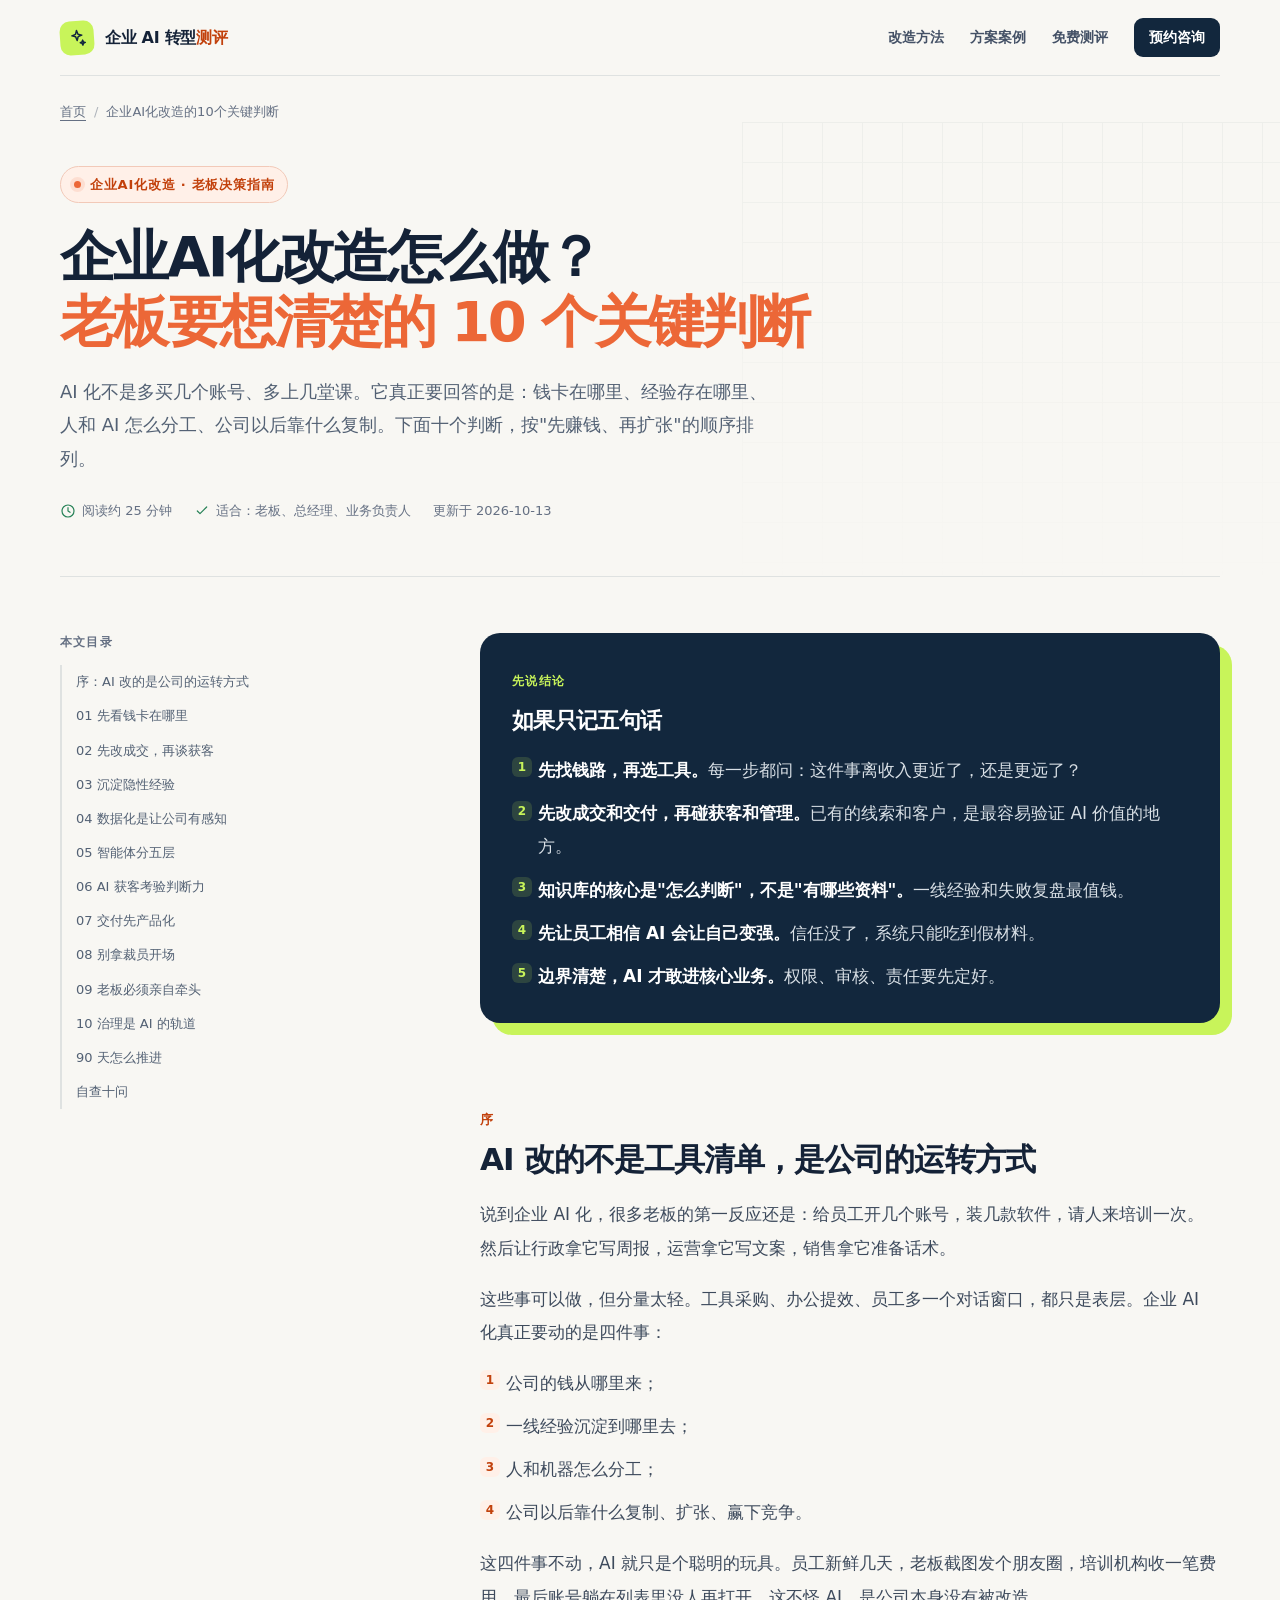
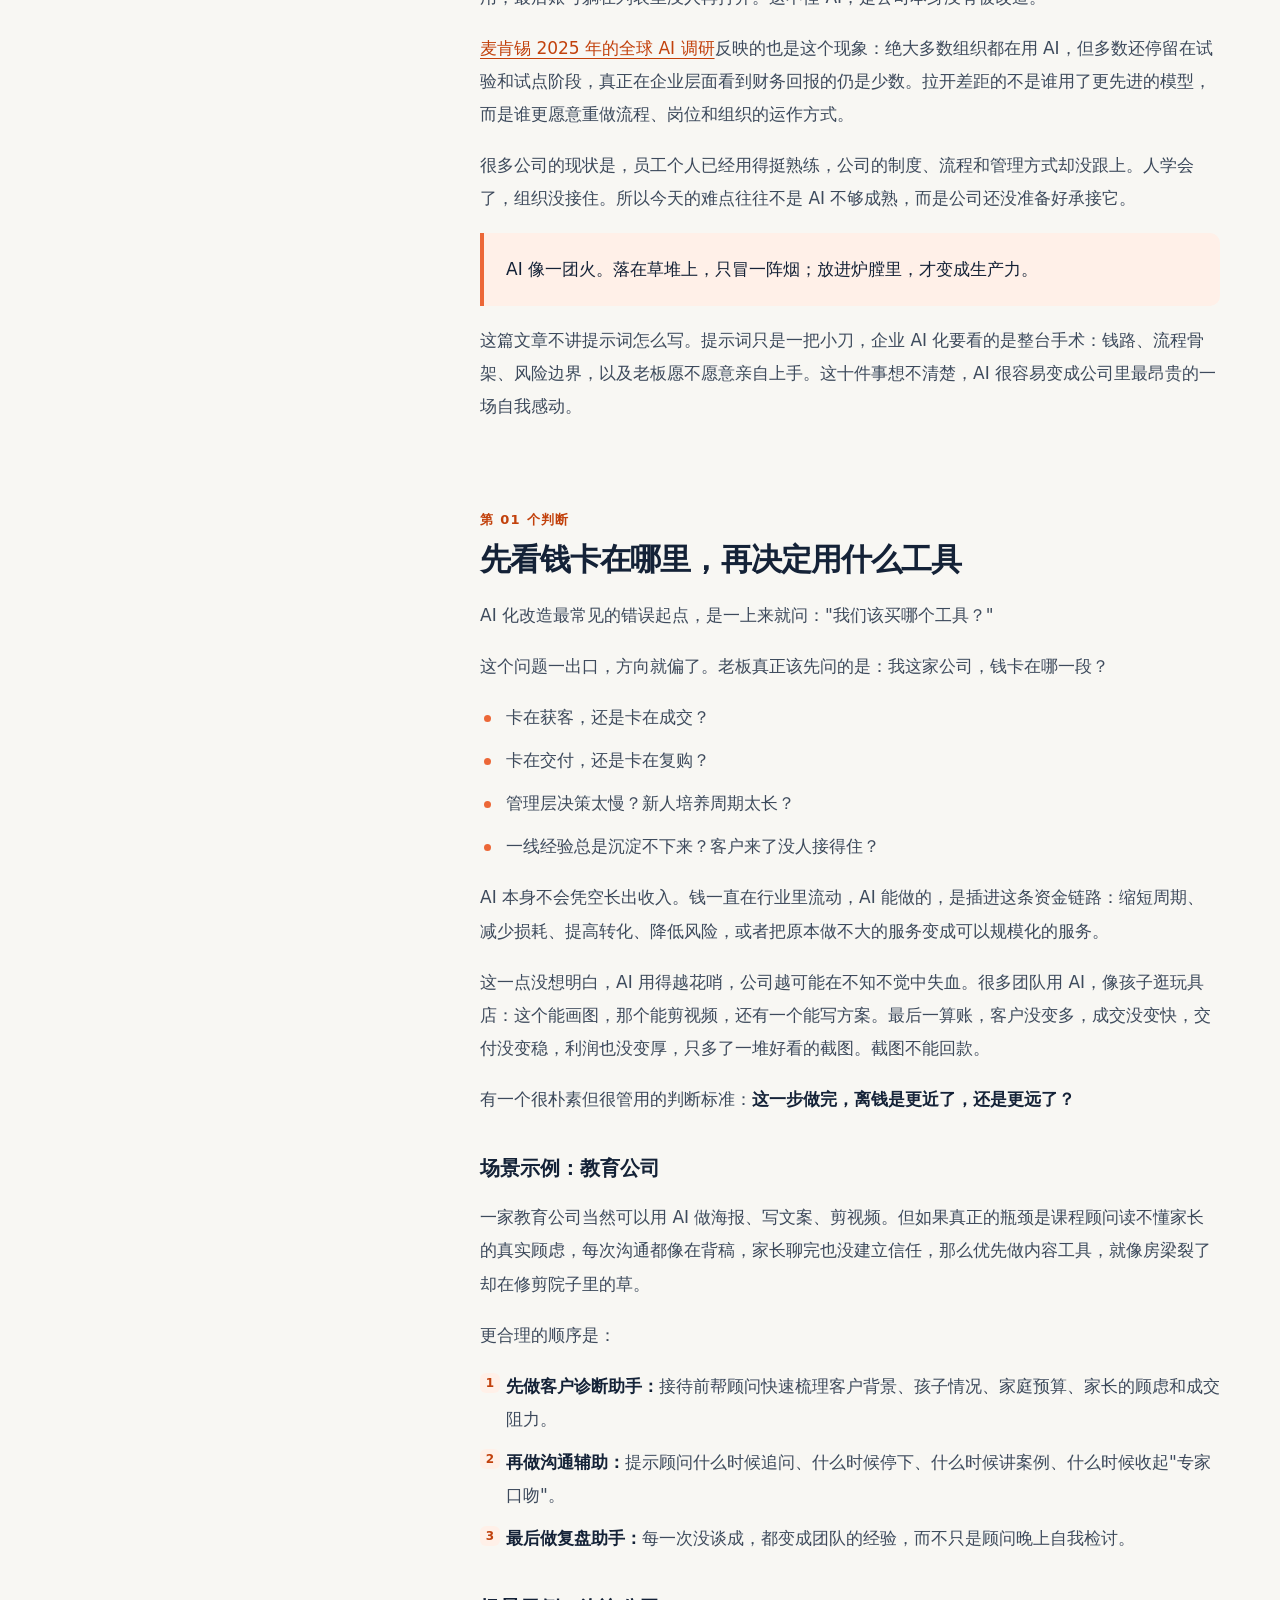
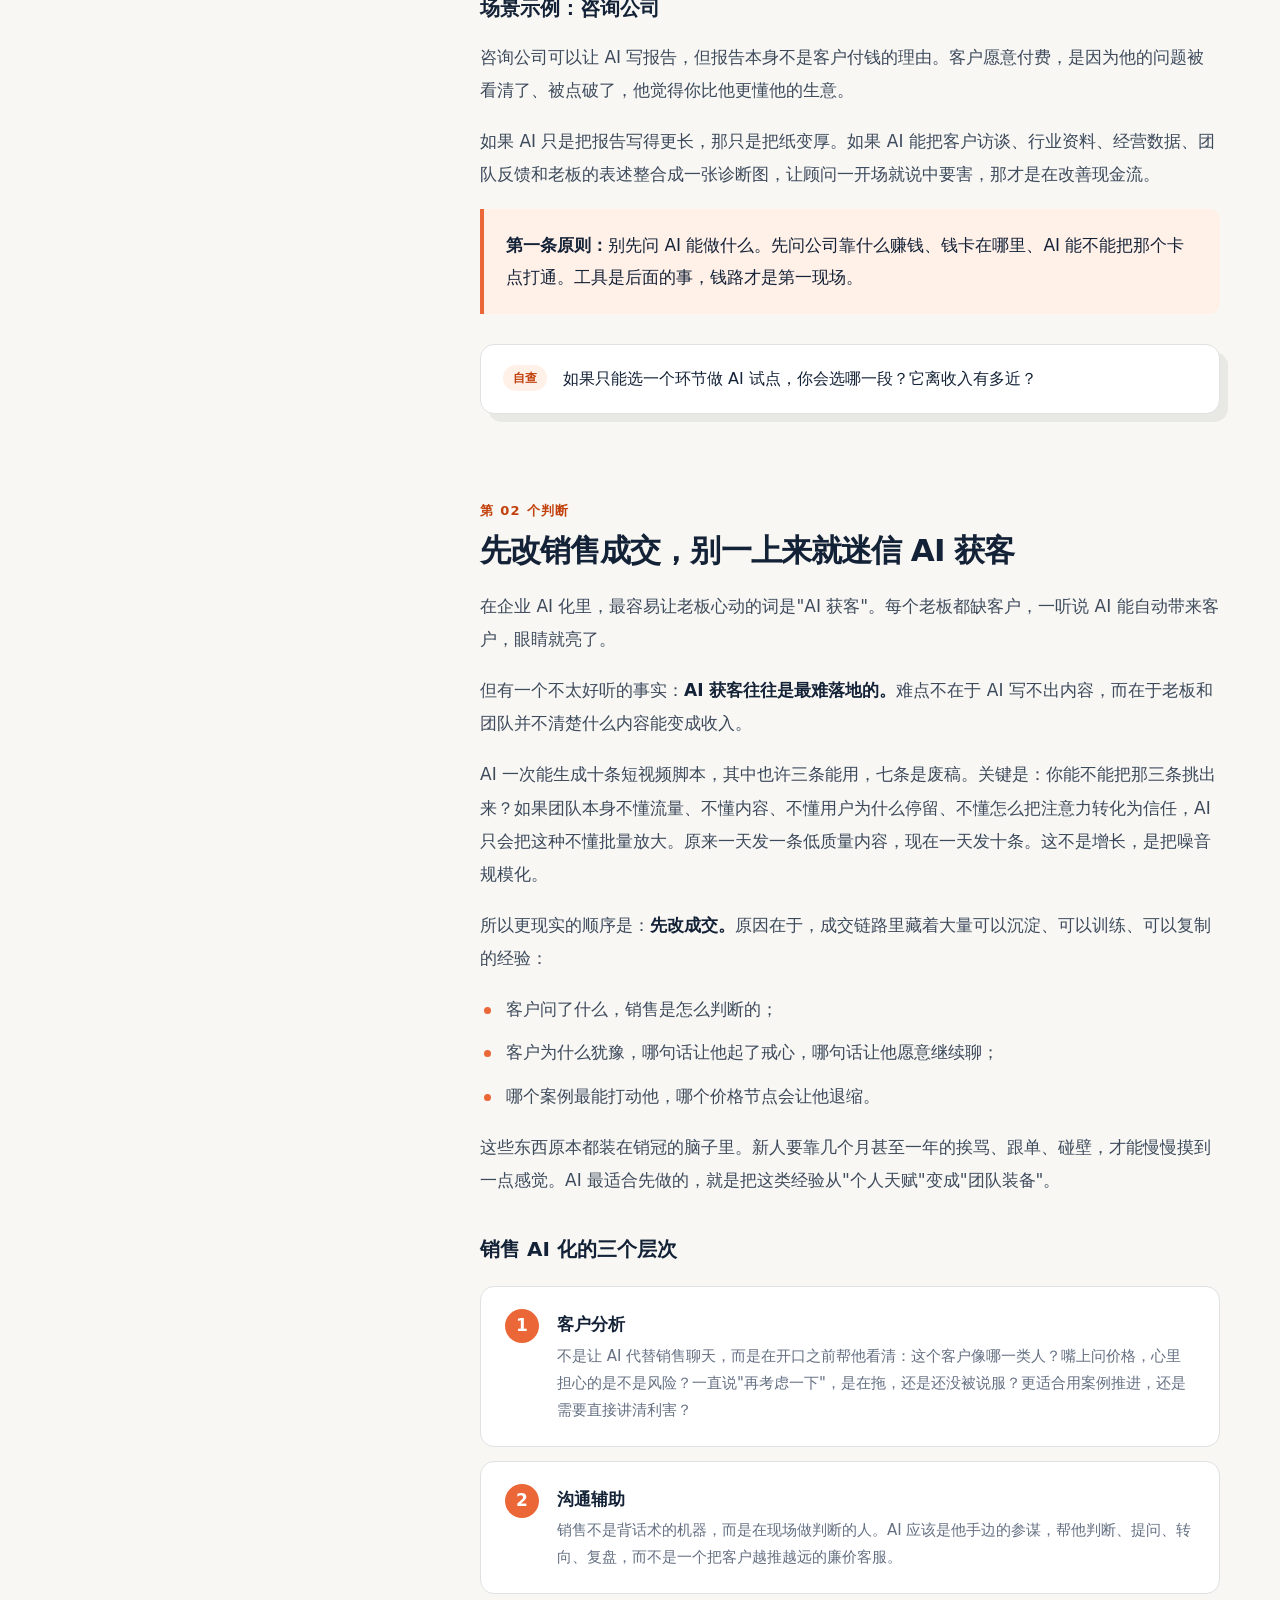
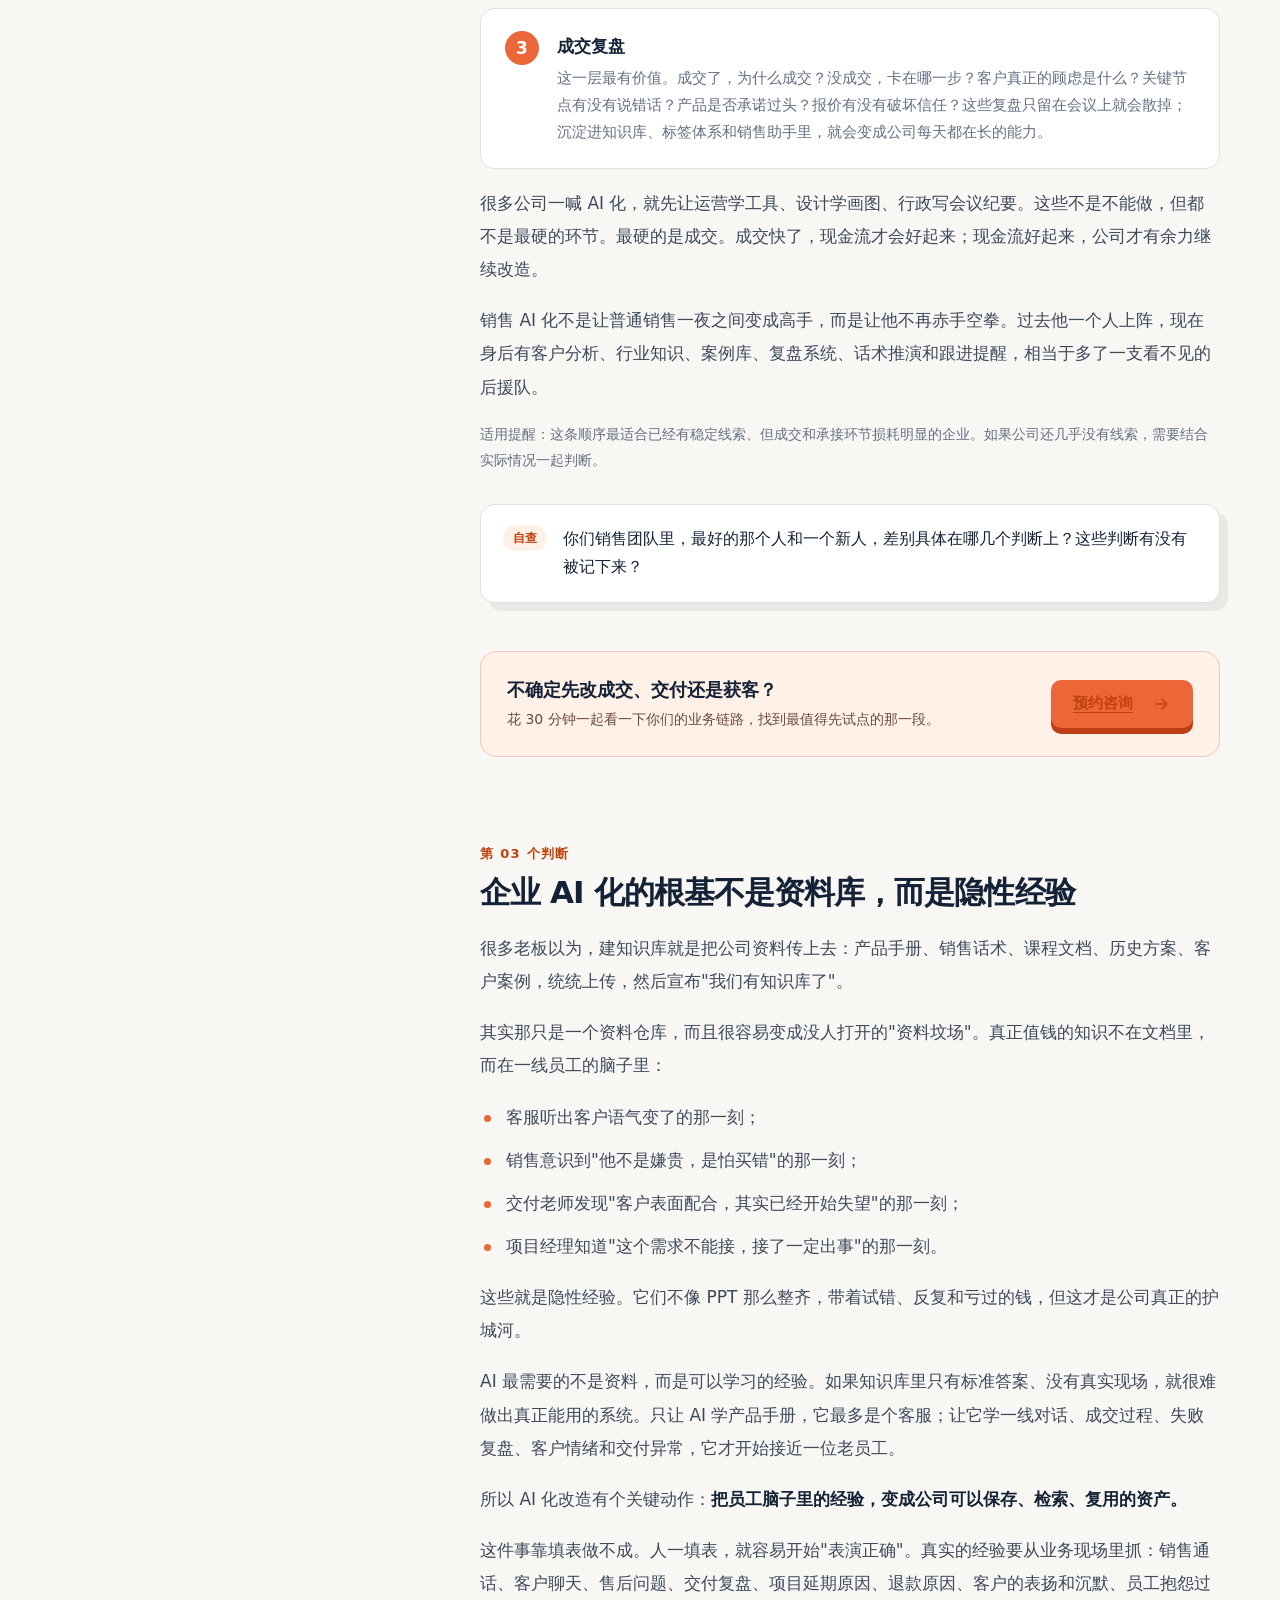
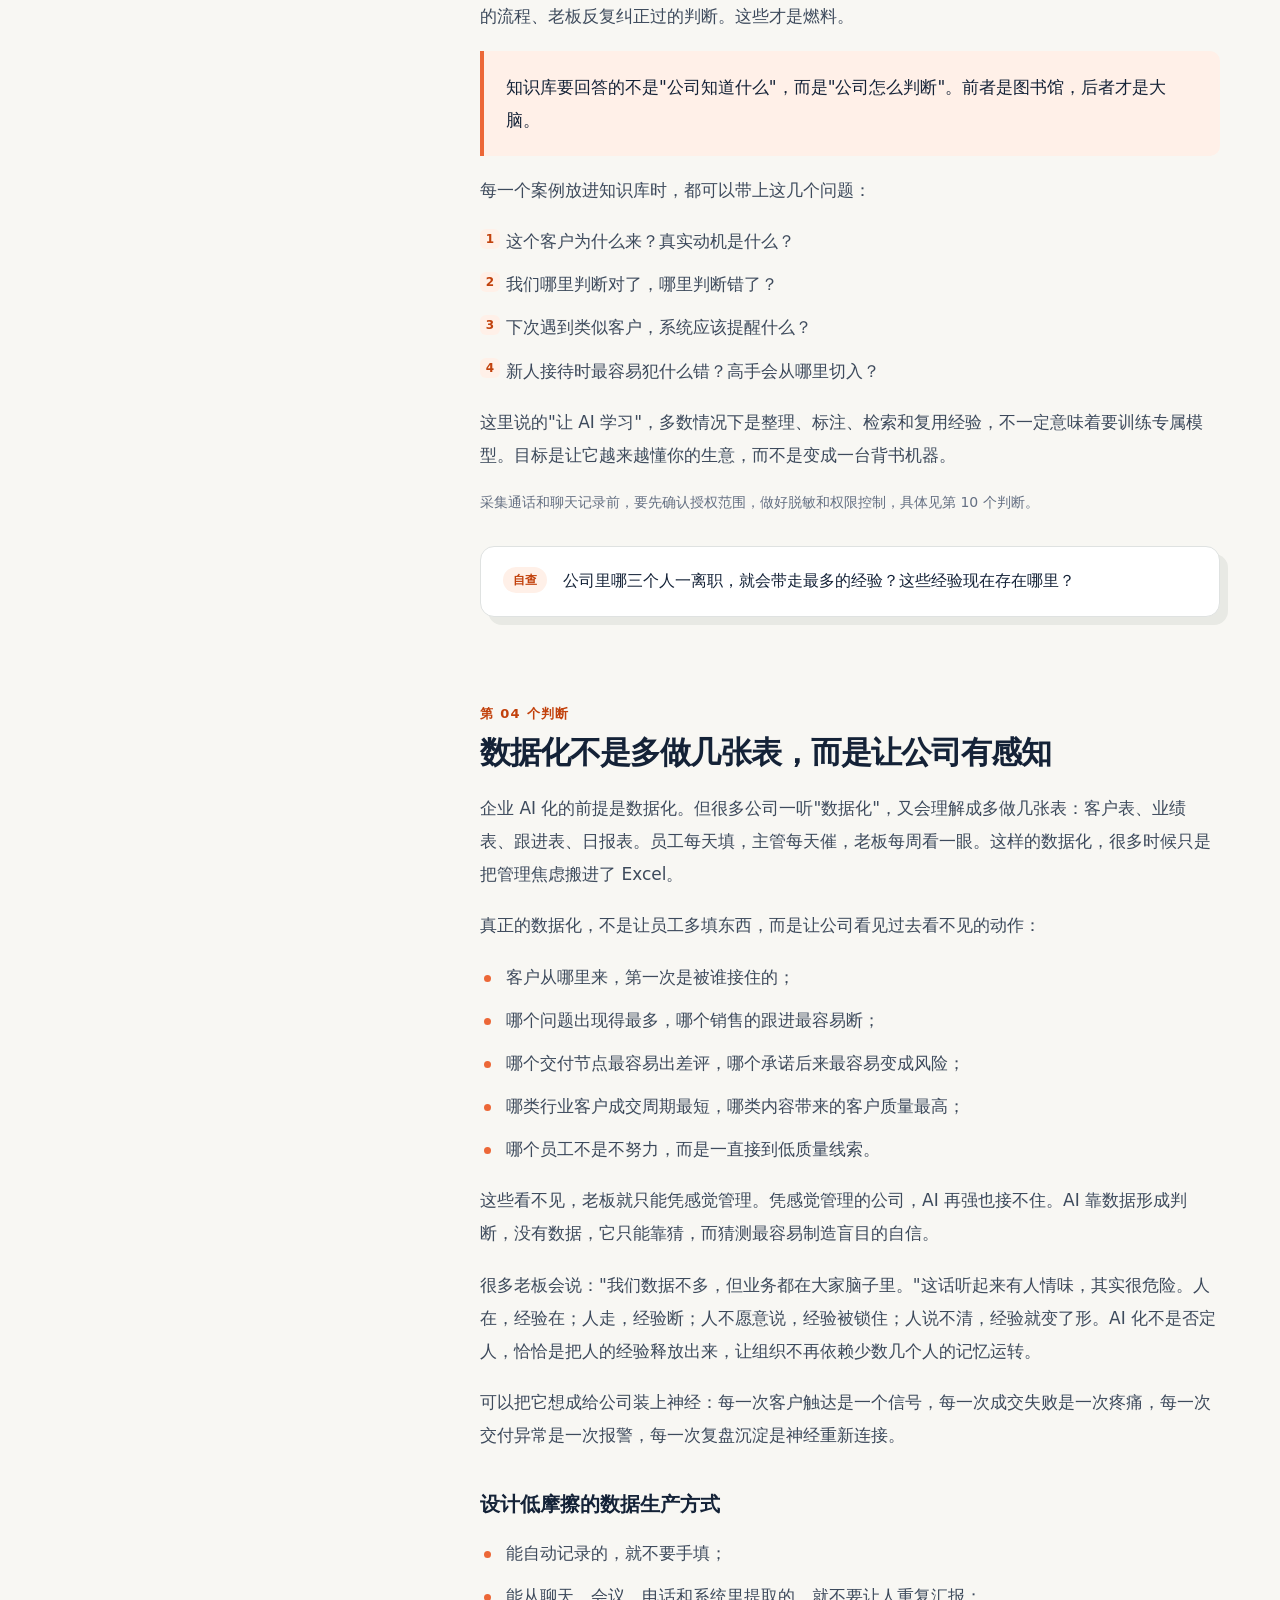
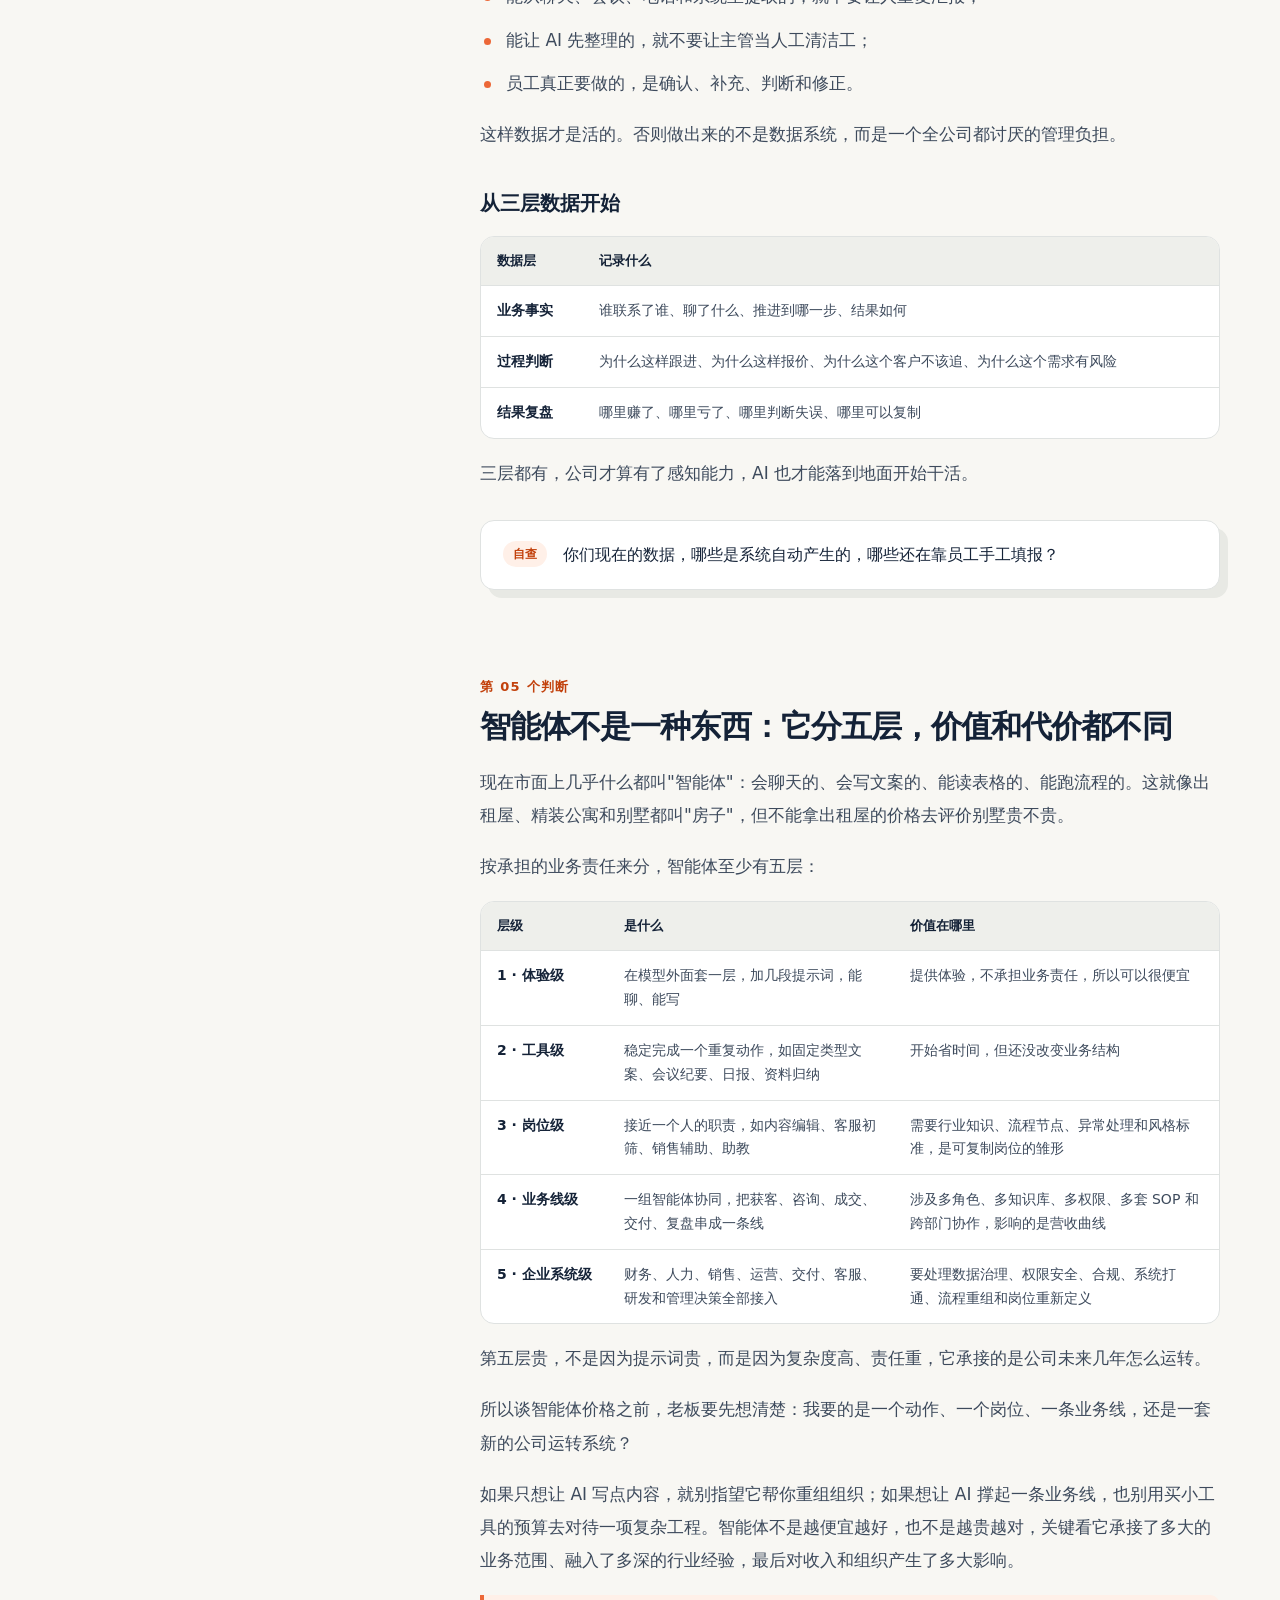
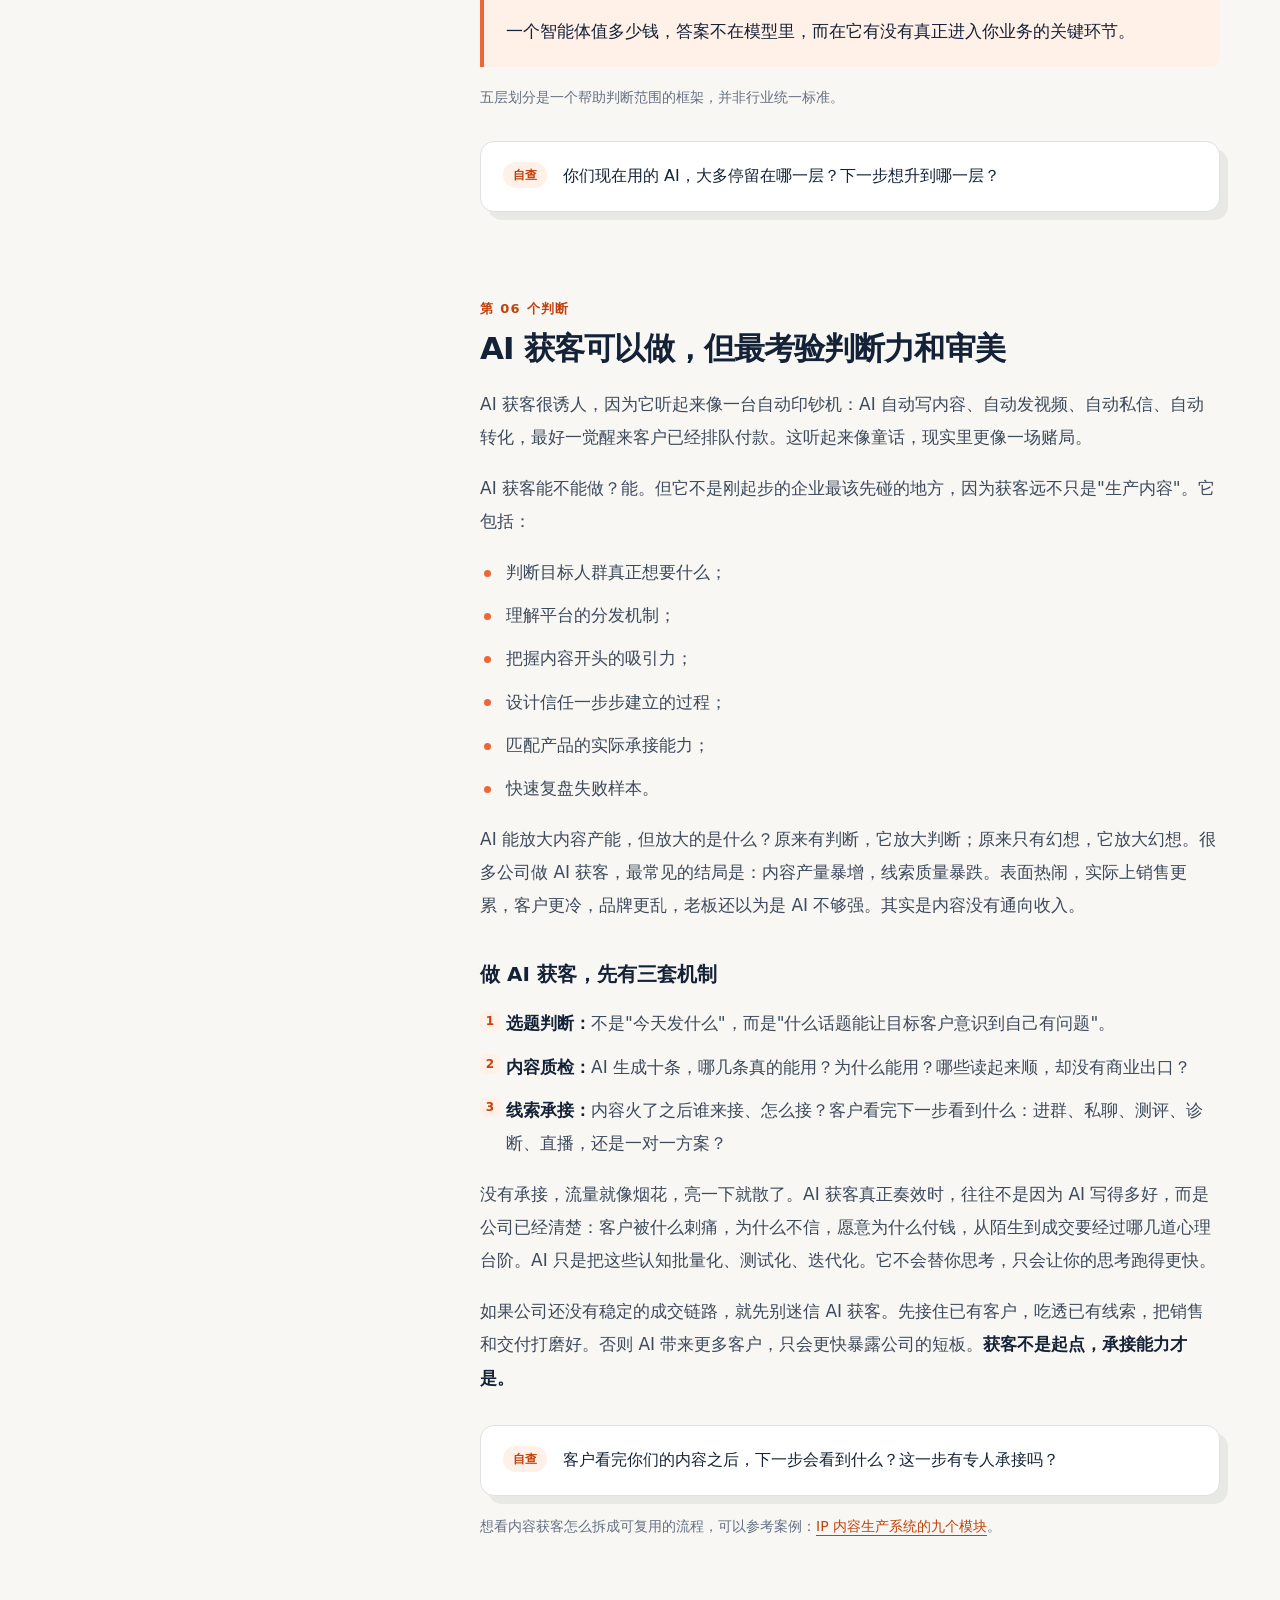
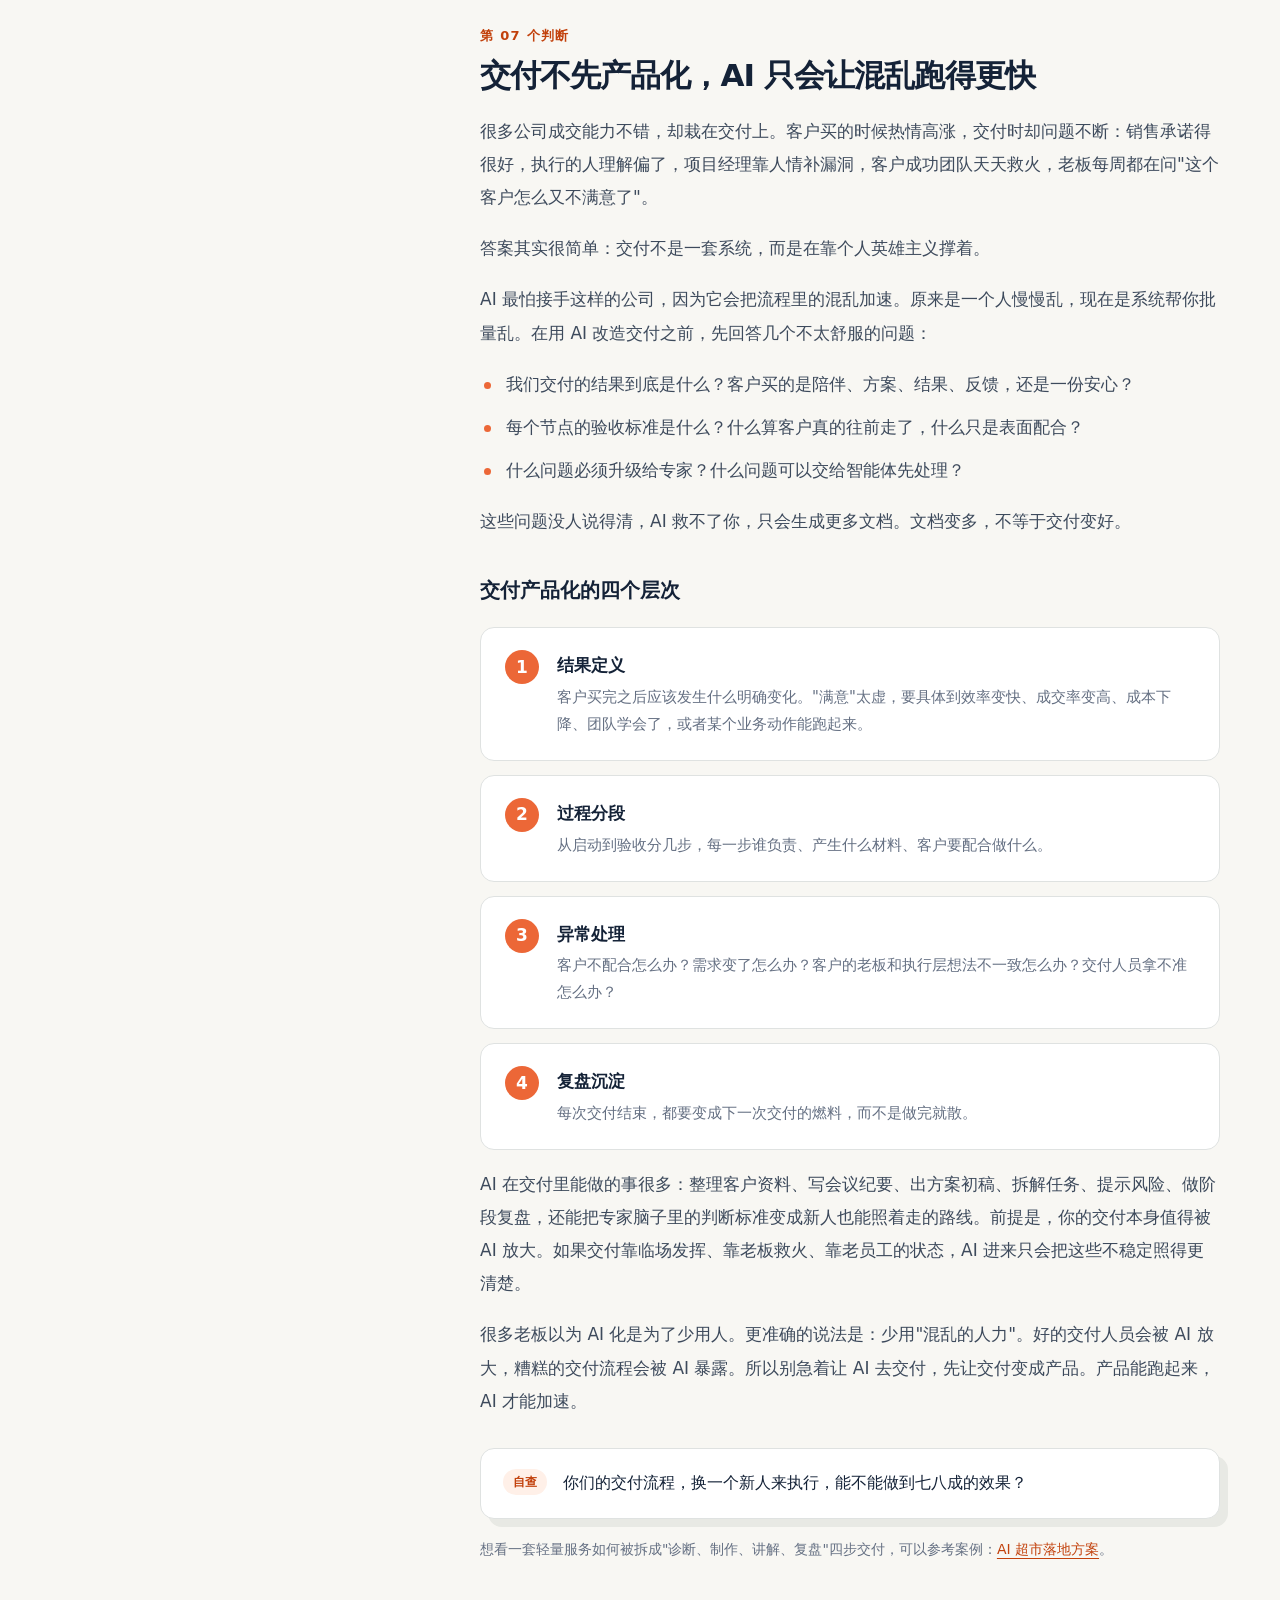
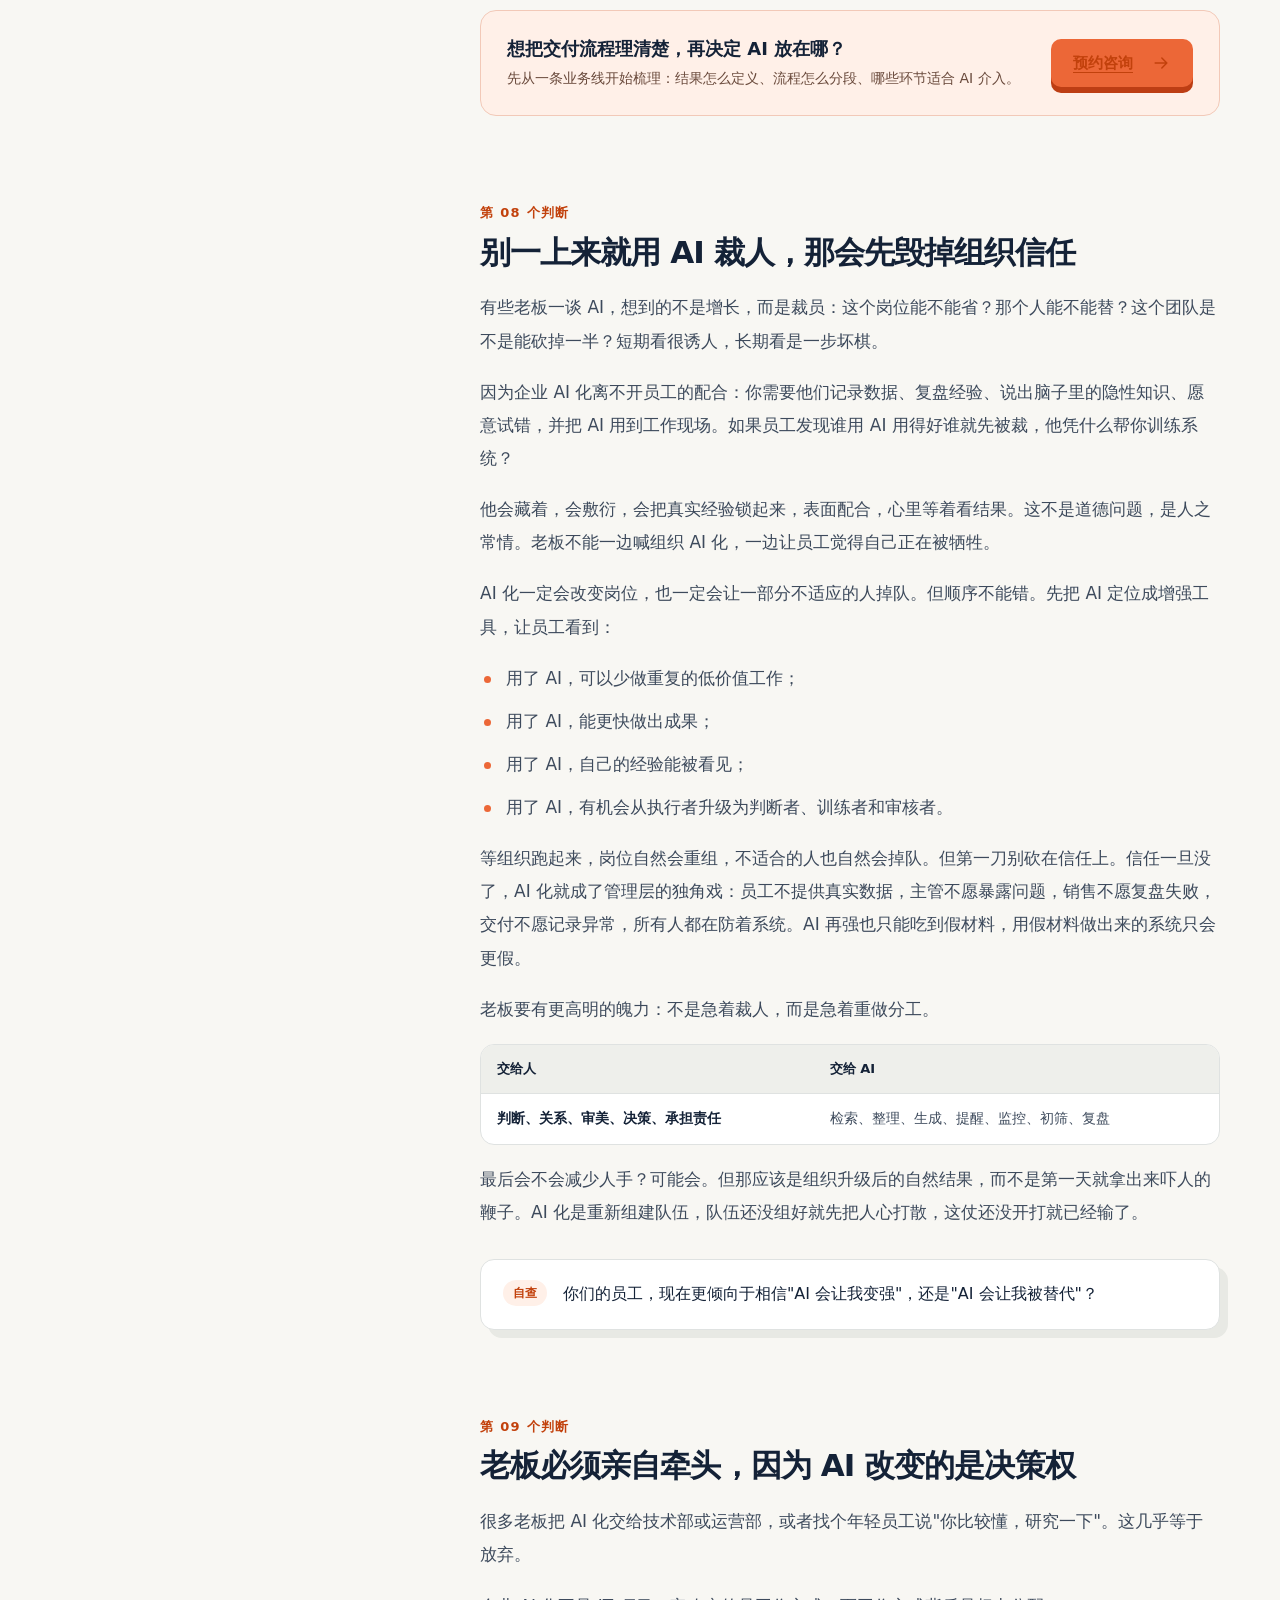
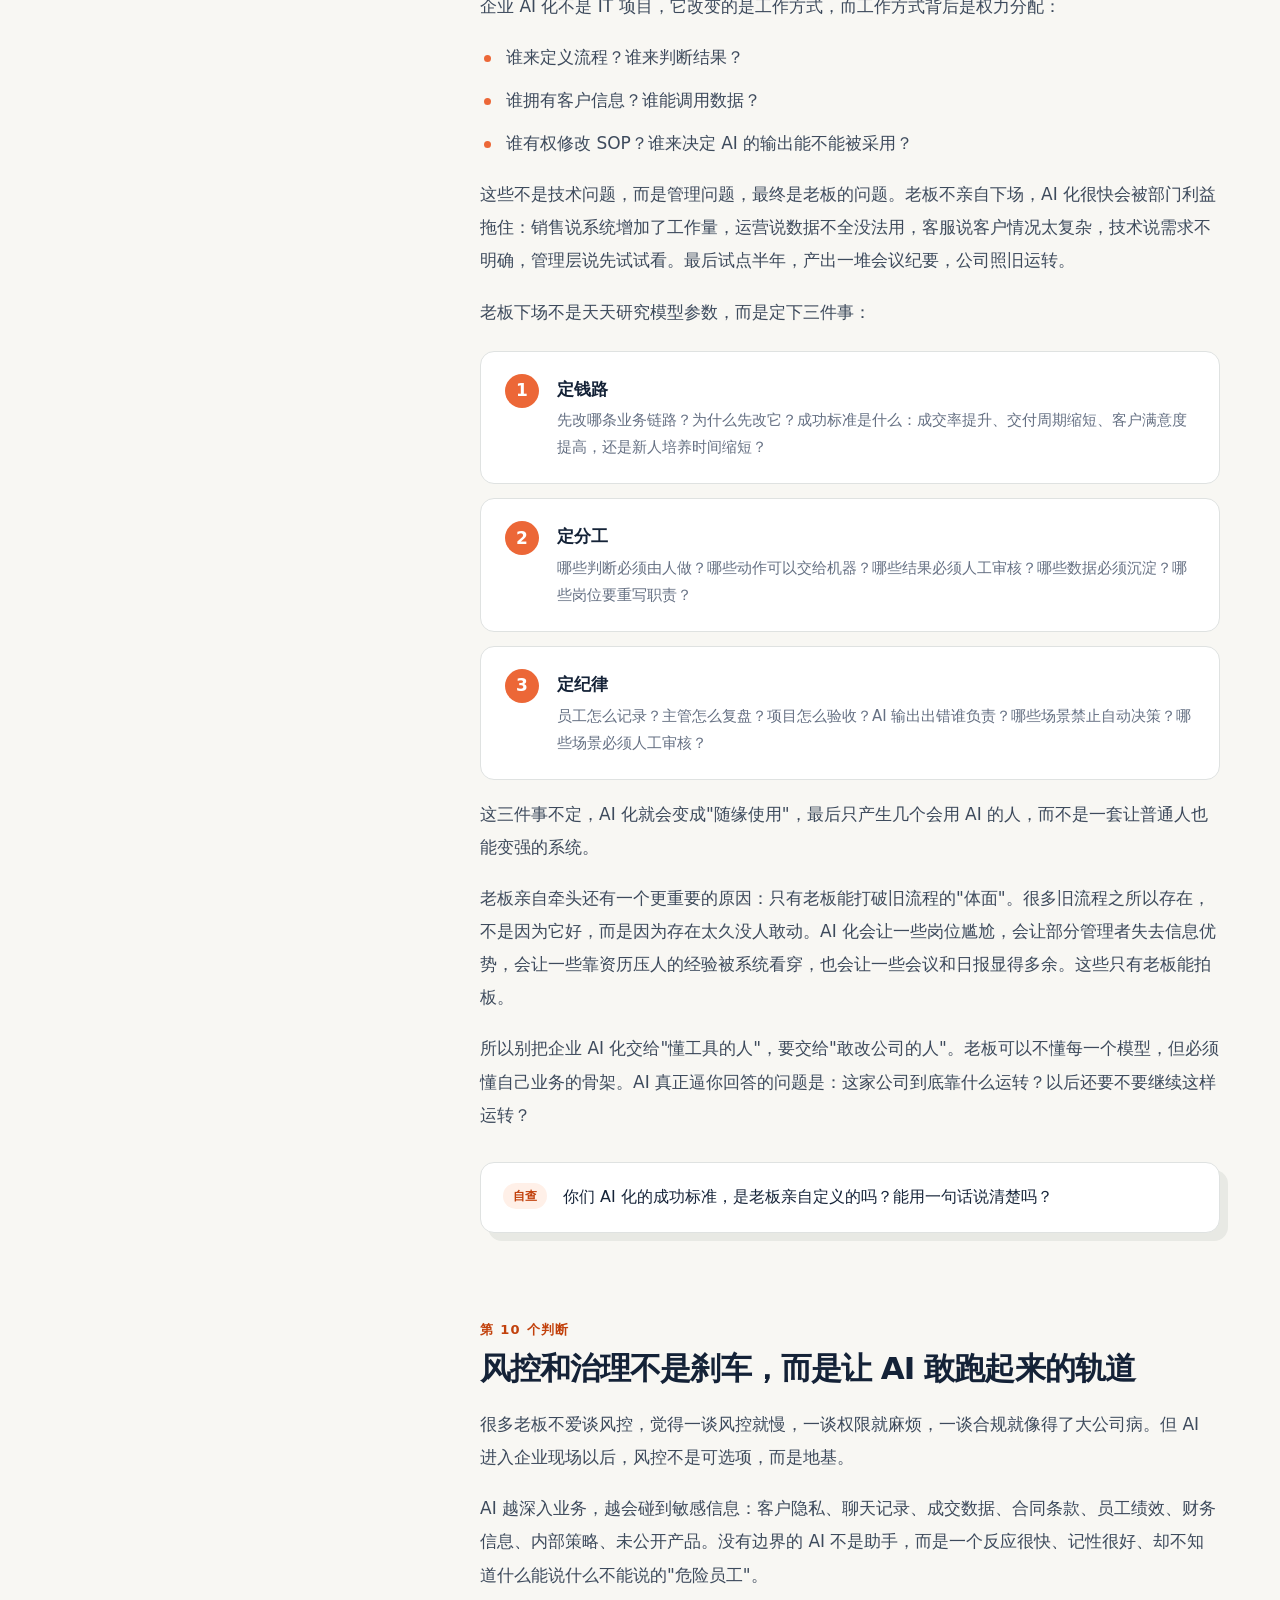
<file: ai-transformation/index.html>
<!DOCTYPE html>
<html lang="zh-CN">
<head>
<meta charset="UTF-8">
<meta name="viewport" content="width=device-width, initial-scale=1.0">
<title>企业AI化改造怎么做？老板要想清楚的10个关键判断</title>
<meta name="description" content="企业AI化改造不是采购工具。从收入链路、销售成交、隐性经验、业务数据、智能体分层、交付标准化，到组织信任与AI治理，十个判断帮你找准第一个试点，附90天推进建议和自查清单。">
<meta name="keywords" content="企业AI化改造,企业AI转型怎么做,企业AI落地,销售AI化,企业知识库,企业智能体,AI治理">
<meta name="robots" content="index,follow">
<meta name="applicable-device" content="pc,mobile">
<meta http-equiv="Cache-Control" content="no-transform">
<meta name="theme-color" content="#12273d">
<link rel="canonical" href="https://qiyeai.github.io/ai-transformation/">
<link rel="icon" href="data:image/svg+xml,%3Csvg xmlns='http://www.w3.org/2000/svg' viewBox='0 0 32 32'%3E%3Crect width='32' height='32' rx='8' fill='%23c8f45a'/%3E%3Ctext x='16' y='22' font-size='16' font-weight='700' text-anchor='middle' fill='%2312273d' font-family='Arial'%3EAI%3C/text%3E%3C/svg%3E">
<meta property="og:title" content="企业AI化改造怎么做？老板要想清楚的10个关键判断">
<meta property="og:description" content="先找钱卡在哪里，再选工具。十个判断，帮企业找准AI化改造的第一个试点。">
<meta property="og:type" content="article">
<meta property="og:url" content="https://qiyeai.github.io/ai-transformation/">
<meta property="og:locale" content="zh_CN">
<script type="application/ld+json">
{"@context":"https://schema.org","@graph":[
{"@type":"Article","@id":"https://qiyeai.github.io/ai-transformation/#article","headline":"企业AI化改造怎么做？老板要想清楚的10个关键判断","description":"从收入链路、销售成交、隐性经验、业务数据、智能体分层、交付标准化，到组织信任与AI治理，帮助企业找准AI化改造的第一个试点。","inLanguage":"zh-CN","datePublished":"2026-10-13","dateModified":"2026-10-13","mainEntityOfPage":"https://qiyeai.github.io/ai-transformation/","author":{"@type":"Organization","name":"企业AI转型测评","url":"https://qiyeai.github.io/"},"publisher":{"@type":"Organization","name":"企业AI转型测评","url":"https://qiyeai.github.io/"}},
{"@type":"BreadcrumbList","itemListElement":[
{"@type":"ListItem","position":1,"name":"首页","item":"https://qiyeai.github.io/"},
{"@type":"ListItem","position":2,"name":"企业AI化改造的10个关键判断","item":"https://qiyeai.github.io/ai-transformation/"}]}
]}
</script>
<link rel="stylesheet" href="/assets/article.css">
<script src="/assets/source.js"></script>
</head>
<body>
<svg width="0" height="0" style="position:absolute" aria-hidden="true">
<symbol id="i-spark" viewBox="0 0 24 24"><path d="m12 3 1.5 4.5L18 9l-4.5 1.5L12 15l-1.5-4.5L6 9l4.5-1.5L12 3Z"/><path d="m18.5 15 .8 2.2 2.2.8-2.2.8-.8 2.2-.8-2.2-2.2-.8 2.2-.8.8-2.2Z"/></symbol>
<symbol id="i-arrow" viewBox="0 0 24 24"><path d="M5 12h14M13 6l6 6-6 6"/></symbol>
<symbol id="i-check" viewBox="0 0 24 24"><path d="m5 12 4 4L19 6"/></symbol>
<symbol id="i-clock" viewBox="0 0 24 24"><circle cx="12" cy="12" r="9"/><path d="M12 7v5l3 2"/></symbol>
</svg>

<header class="nav shell">
<a class="brand" href="/" aria-label="企业AI转型测评首页"><span class="brand-mark"><svg class="ico"><use href="#i-spark"/></svg></span><span>企业 AI 转型<span>测评</span></span></a>
<nav class="nav-links" aria-label="主导航"><a href="/ai-transformation/" aria-current="page">改造方法</a><a href="/#cases">方案案例</a><a href="/#assessment">免费测评</a><a class="nav-cta" href="/#consult">预约咨询</a></nav>
</header>

<main>
<div class="shell">
<nav class="crumbs" aria-label="面包屑"><a href="/">首页</a><span aria-hidden="true">/</span><span>企业AI化改造的10个关键判断</span></nav>
</div>

<section class="article-hero">
<div class="hero-grid"></div>
<div class="shell">
<div class="badge"><i></i>企业AI化改造 · 老板决策指南</div>
<h1>企业AI化改造怎么做？<br><em>老板要想清楚的 10 个关键判断</em></h1>
<p class="article-lead">AI 化不是多买几个账号、多上几堂课。它真正要回答的是：钱卡在哪里、经验存在哪里、人和 AI 怎么分工、公司以后靠什么复制。下面十个判断，按"先赚钱、再扩张"的顺序排列。</p>
<div class="article-meta"><span><svg class="ico"><use href="#i-clock"/></svg>阅读约 25 分钟</span><span><svg class="ico"><use href="#i-check"/></svg>适合：老板、总经理、业务负责人</span><span>更新于 2026-10-13</span></div>
</div>
</section>

<div class="shell article-layout">
<details class="toc" open>
<summary>本文目录</summary>
<ol>
<li><a href="#preface">序：AI 改的是公司的运转方式</a></li>
<li><a href="#p1">01 先看钱卡在哪里</a></li>
<li><a href="#p2">02 先改成交，再谈获客</a></li>
<li><a href="#p3">03 沉淀隐性经验</a></li>
<li><a href="#p4">04 数据化是让公司有感知</a></li>
<li><a href="#p5">05 智能体分五层</a></li>
<li><a href="#p6">06 AI 获客考验判断力</a></li>
<li><a href="#p7">07 交付先产品化</a></li>
<li><a href="#p8">08 别拿裁员开场</a></li>
<li><a href="#p9">09 老板必须亲自牵头</a></li>
<li><a href="#p10">10 治理是 AI 的轨道</a></li>
<li><a href="#plan">90 天怎么推进</a></li>
<li><a href="#checklist">自查十问</a></li>
</ol>
</details>

<article class="prose">

<div class="summary">
<span>先说结论</span>
<h2>如果只记五句话</h2>
<ol>
<li><strong>先找钱路，再选工具。</strong>每一步都问：这件事离收入更近了，还是更远了？</li>
<li><strong>先改成交和交付，再碰获客和管理。</strong>已有的线索和客户，是最容易验证 AI 价值的地方。</li>
<li><strong>知识库的核心是"怎么判断"，不是"有哪些资料"。</strong>一线经验和失败复盘最值钱。</li>
<li><strong>先让员工相信 AI 会让自己变强。</strong>信任没了，系统只能吃到假材料。</li>
<li><strong>边界清楚，AI 才敢进核心业务。</strong>权限、审核、责任要先定好。</li>
</ol>
</div>

<h2 id="preface"><span class="no">序</span>AI 改的不是工具清单，是公司的运转方式</h2>
<p>说到企业 AI 化，很多老板的第一反应还是：给员工开几个账号，装几款软件，请人来培训一次。然后让行政拿它写周报，运营拿它写文案，销售拿它准备话术。</p>
<p>这些事可以做，但分量太轻。工具采购、办公提效、员工多一个对话窗口，都只是表层。企业 AI 化真正要动的是四件事：</p>
<ol>
<li>公司的钱从哪里来；</li>
<li>一线经验沉淀到哪里去；</li>
<li>人和机器怎么分工；</li>
<li>公司以后靠什么复制、扩张、赢下竞争。</li>
</ol>
<p>这四件事不动，AI 就只是个聪明的玩具。员工新鲜几天，老板截图发个朋友圈，培训机构收一笔费用，最后账号躺在列表里没人再打开。这不怪 AI，是公司本身没有被改造。</p>
<p><a href="https://www.mckinsey.com/capabilities/quantumblack/our-insights/the-state-of-ai" target="_blank" rel="noopener">麦肯锡 2025 年的全球 AI 调研</a>反映的也是这个现象：绝大多数组织都在用 AI，但多数还停留在试验和试点阶段，真正在企业层面看到财务回报的仍是少数。拉开差距的不是谁用了更先进的模型，而是谁更愿意重做流程、岗位和组织的运作方式。</p>
<p>很多公司的现状是，员工个人已经用得挺熟练，公司的制度、流程和管理方式却没跟上。人学会了，组织没接住。所以今天的难点往往不是 AI 不够成熟，而是公司还没准备好承接它。</p>
<blockquote>AI 像一团火。落在草堆上，只冒一阵烟；放进炉膛里，才变成生产力。</blockquote>
<p>这篇文章不讲提示词怎么写。提示词只是一把小刀，企业 AI 化要看的是整台手术：钱路、流程骨架、风险边界，以及老板愿不愿意亲自上手。这十件事想不清楚，AI 很容易变成公司里最昂贵的一场自我感动。</p>

<h2 id="p1"><span class="no">第 01 个判断</span>先看钱卡在哪里，再决定用什么工具</h2>
<p>AI 化改造最常见的错误起点，是一上来就问："我们该买哪个工具？"</p>
<p>这个问题一出口，方向就偏了。老板真正该先问的是：我这家公司，钱卡在哪一段？</p>
<ul>
<li>卡在获客，还是卡在成交？</li>
<li>卡在交付，还是卡在复购？</li>
<li>管理层决策太慢？新人培养周期太长？</li>
<li>一线经验总是沉淀不下来？客户来了没人接得住？</li>
</ul>
<p>AI 本身不会凭空长出收入。钱一直在行业里流动，AI 能做的，是插进这条资金链路：缩短周期、减少损耗、提高转化、降低风险，或者把原本做不大的服务变成可以规模化的服务。</p>
<p>这一点没想明白，AI 用得越花哨，公司越可能在不知不觉中失血。很多团队用 AI，像孩子逛玩具店：这个能画图，那个能剪视频，还有一个能写方案。最后一算账，客户没变多，成交没变快，交付没变稳，利润也没变厚，只多了一堆好看的截图。截图不能回款。</p>
<p>有一个很朴素但很管用的判断标准：<strong>这一步做完，离钱是更近了，还是更远了？</strong></p>
<h3>场景示例：教育公司</h3>
<p>一家教育公司当然可以用 AI 做海报、写文案、剪视频。但如果真正的瓶颈是课程顾问读不懂家长的真实顾虑，每次沟通都像在背稿，家长聊完也没建立信任，那么优先做内容工具，就像房梁裂了却在修剪院子里的草。</p>
<p>更合理的顺序是：</p>
<ol>
<li><strong>先做客户诊断助手：</strong>接待前帮顾问快速梳理客户背景、孩子情况、家庭预算、家长的顾虑和成交阻力。</li>
<li><strong>再做沟通辅助：</strong>提示顾问什么时候追问、什么时候停下、什么时候讲案例、什么时候收起"专家口吻"。</li>
<li><strong>最后做复盘助手：</strong>每一次没谈成，都变成团队的经验，而不只是顾问晚上自我检讨。</li>
</ol>
<h3>场景示例：咨询公司</h3>
<p>咨询公司可以让 AI 写报告，但报告本身不是客户付钱的理由。客户愿意付费，是因为他的问题被看清了、被点破了，他觉得你比他更懂他的生意。</p>
<p>如果 AI 只是把报告写得更长，那只是把纸变厚。如果 AI 能把客户访谈、行业资料、经营数据、团队反馈和老板的表述整合成一张诊断图，让顾问一开场就说中要害，那才是在改善现金流。</p>
<blockquote><strong>第一条原则：</strong>别先问 AI 能做什么。先问公司靠什么赚钱、钱卡在哪里、AI 能不能把那个卡点打通。工具是后面的事，钱路才是第一现场。</blockquote>
<p class="check"><span>自查</span>如果只能选一个环节做 AI 试点，你会选哪一段？它离收入有多近？</p>

<h2 id="p2"><span class="no">第 02 个判断</span>先改销售成交，别一上来就迷信 AI 获客</h2>
<p>在企业 AI 化里，最容易让老板心动的词是"AI 获客"。每个老板都缺客户，一听说 AI 能自动带来客户，眼睛就亮了。</p>
<p>但有一个不太好听的事实：<strong>AI 获客往往是最难落地的。</strong>难点不在于 AI 写不出内容，而在于老板和团队并不清楚什么内容能变成收入。</p>
<p>AI 一次能生成十条短视频脚本，其中也许三条能用，七条是废稿。关键是：你能不能把那三条挑出来？如果团队本身不懂流量、不懂内容、不懂用户为什么停留、不懂怎么把注意力转化为信任，AI 只会把这种不懂批量放大。原来一天发一条低质量内容，现在一天发十条。这不是增长，是把噪音规模化。</p>
<p>所以更现实的顺序是：<strong>先改成交。</strong>原因在于，成交链路里藏着大量可以沉淀、可以训练、可以复制的经验：</p>
<ul>
<li>客户问了什么，销售是怎么判断的；</li>
<li>客户为什么犹豫，哪句话让他起了戒心，哪句话让他愿意继续聊；</li>
<li>哪个案例最能打动他，哪个价格节点会让他退缩。</li>
</ul>
<p>这些东西原本都装在销冠的脑子里。新人要靠几个月甚至一年的挨骂、跟单、碰壁，才能慢慢摸到一点感觉。AI 最适合先做的，就是把这类经验从"个人天赋"变成"团队装备"。</p>
<h3>销售 AI 化的三个层次</h3>
<div class="steps">
<div class="step"><b>1</b><div><h3>客户分析</h3><p>不是让 AI 代替销售聊天，而是在开口之前帮他看清：这个客户像哪一类人？嘴上问价格，心里担心的是不是风险？一直说"再考虑一下"，是在拖，还是还没被说服？更适合用案例推进，还是需要直接讲清利害？</p></div></div>
<div class="step"><b>2</b><div><h3>沟通辅助</h3><p>销售不是背话术的机器，而是在现场做判断的人。AI 应该是他手边的参谋，帮他判断、提问、转向、复盘，而不是一个把客户越推越远的廉价客服。</p></div></div>
<div class="step"><b>3</b><div><h3>成交复盘</h3><p>这一层最有价值。成交了，为什么成交？没成交，卡在哪一步？客户真正的顾虑是什么？关键节点有没有说错话？产品是否承诺过头？报价有没有破坏信任？这些复盘只留在会议上就会散掉；沉淀进知识库、标签体系和销售助手里，就会变成公司每天都在长的能力。</p></div></div>
</div>
<p>很多公司一喊 AI 化，就先让运营学工具、设计学画图、行政写会议纪要。这些不是不能做，但都不是最硬的环节。最硬的是成交。成交快了，现金流才会好起来；现金流好起来，公司才有余力继续改造。</p>
<p>销售 AI 化不是让普通销售一夜之间变成高手，而是让他不再赤手空拳。过去他一个人上阵，现在身后有客户分析、行业知识、案例库、复盘系统、话术推演和跟进提醒，相当于多了一支看不见的后援队。</p>
<p class="note">适用提醒：这条顺序最适合已经有稳定线索、但成交和承接环节损耗明显的企业。如果公司还几乎没有线索，需要结合实际情况一起判断。</p>
<p class="check"><span>自查</span>你们销售团队里，最好的那个人和一个新人，差别具体在哪几个判断上？这些判断有没有被记下来？</p>

<div class="inline-cta"><div><strong>不确定先改成交、交付还是获客？</strong><p>花 30 分钟一起看一下你们的业务链路，找到最值得先试点的那一段。</p></div><a class="button" href="/#consult">预约咨询<svg class="ico"><use href="#i-arrow"/></svg></a></div>

<h2 id="p3"><span class="no">第 03 个判断</span>企业 AI 化的根基不是资料库，而是隐性经验</h2>
<p>很多老板以为，建知识库就是把公司资料传上去：产品手册、销售话术、课程文档、历史方案、客户案例，统统上传，然后宣布"我们有知识库了"。</p>
<p>其实那只是一个资料仓库，而且很容易变成没人打开的"资料坟场"。真正值钱的知识不在文档里，而在一线员工的脑子里：</p>
<ul>
<li>客服听出客户语气变了的那一刻；</li>
<li>销售意识到"他不是嫌贵，是怕买错"的那一刻；</li>
<li>交付老师发现"客户表面配合，其实已经开始失望"的那一刻；</li>
<li>项目经理知道"这个需求不能接，接了一定出事"的那一刻。</li>
</ul>
<p>这些就是隐性经验。它们不像 PPT 那么整齐，带着试错、反复和亏过的钱，但这才是公司真正的护城河。</p>
<p>AI 最需要的不是资料，而是可以学习的经验。如果知识库里只有标准答案、没有真实现场，就很难做出真正能用的系统。只让 AI 学产品手册，它最多是个客服；让它学一线对话、成交过程、失败复盘、客户情绪和交付异常，它才开始接近一位老员工。</p>
<p>所以 AI 化改造有个关键动作：<strong>把员工脑子里的经验，变成公司可以保存、检索、复用的资产。</strong></p>
<p>这件事靠填表做不成。人一填表，就容易开始"表演正确"。真实的经验要从业务现场里抓：销售通话、客户聊天、售后问题、交付复盘、项目延期原因、退款原因、客户的表扬和沉默、员工抱怨过的流程、老板反复纠正过的判断。这些才是燃料。</p>
<blockquote>知识库要回答的不是"公司知道什么"，而是"公司怎么判断"。前者是图书馆，后者才是大脑。</blockquote>
<p>每一个案例放进知识库时，都可以带上这几个问题：</p>
<ol>
<li>这个客户为什么来？真实动机是什么？</li>
<li>我们哪里判断对了，哪里判断错了？</li>
<li>下次遇到类似客户，系统应该提醒什么？</li>
<li>新人接待时最容易犯什么错？高手会从哪里切入？</li>
</ol>
<p>这里说的"让 AI 学习"，多数情况下是整理、标注、检索和复用经验，不一定意味着要训练专属模型。目标是让它越来越懂你的生意，而不是变成一台背书机器。</p>
<p class="note">采集通话和聊天记录前，要先确认授权范围，做好脱敏和权限控制，具体见第 10 个判断。</p>
<p class="check"><span>自查</span>公司里哪三个人一离职，就会带走最多的经验？这些经验现在存在哪里？</p>

<h2 id="p4"><span class="no">第 04 个判断</span>数据化不是多做几张表，而是让公司有感知</h2>
<p>企业 AI 化的前提是数据化。但很多公司一听"数据化"，又会理解成多做几张表：客户表、业绩表、跟进表、日报表。员工每天填，主管每天催，老板每周看一眼。这样的数据化，很多时候只是把管理焦虑搬进了 Excel。</p>
<p>真正的数据化，不是让员工多填东西，而是让公司看见过去看不见的动作：</p>
<ul>
<li>客户从哪里来，第一次是被谁接住的；</li>
<li>哪个问题出现得最多，哪个销售的跟进最容易断；</li>
<li>哪个交付节点最容易出差评，哪个承诺后来最容易变成风险；</li>
<li>哪类行业客户成交周期最短，哪类内容带来的客户质量最高；</li>
<li>哪个员工不是不努力，而是一直接到低质量线索。</li>
</ul>
<p>这些看不见，老板就只能凭感觉管理。凭感觉管理的公司，AI 再强也接不住。AI 靠数据形成判断，没有数据，它只能靠猜，而猜测最容易制造盲目的自信。</p>
<p>很多老板会说："我们数据不多，但业务都在大家脑子里。"这话听起来有人情味，其实很危险。人在，经验在；人走，经验断；人不愿意说，经验被锁住；人说不清，经验就变了形。AI 化不是否定人，恰恰是把人的经验释放出来，让组织不再依赖少数几个人的记忆运转。</p>
<p>可以把它想成给公司装上神经：每一次客户触达是一个信号，每一次成交失败是一次疼痛，每一次交付异常是一次报警，每一次复盘沉淀是神经重新连接。</p>
<h3>设计低摩擦的数据生产方式</h3>
<ul>
<li>能自动记录的，就不要手填；</li>
<li>能从聊天、会议、电话和系统里提取的，就不要让人重复汇报；</li>
<li>能让 AI 先整理的，就不要让主管当人工清洁工；</li>
<li>员工真正要做的，是确认、补充、判断和修正。</li>
</ul>
<p>这样数据才是活的。否则做出来的不是数据系统，而是一个全公司都讨厌的管理负担。</p>
<h3>从三层数据开始</h3>
<div class="table-wrap"><table>
<thead><tr><th>数据层</th><th>记录什么</th></tr></thead>
<tbody>
<tr><td>业务事实</td><td>谁联系了谁、聊了什么、推进到哪一步、结果如何</td></tr>
<tr><td>过程判断</td><td>为什么这样跟进、为什么这样报价、为什么这个客户不该追、为什么这个需求有风险</td></tr>
<tr><td>结果复盘</td><td>哪里赚了、哪里亏了、哪里判断失误、哪里可以复制</td></tr>
</tbody>
</table></div>
<p>三层都有，公司才算有了感知能力，AI 也才能落到地面开始干活。</p>
<p class="check"><span>自查</span>你们现在的数据，哪些是系统自动产生的，哪些还在靠员工手工填报？</p>

<h2 id="p5"><span class="no">第 05 个判断</span>智能体不是一种东西：它分五层，价值和代价都不同</h2>
<p>现在市面上几乎什么都叫"智能体"：会聊天的、会写文案的、能读表格的、能跑流程的。这就像出租屋、精装公寓和别墅都叫"房子"，但不能拿出租屋的价格去评价别墅贵不贵。</p>
<p>按承担的业务责任来分，智能体至少有五层：</p>
<div class="table-wrap"><table>
<thead><tr><th>层级</th><th>是什么</th><th>价值在哪里</th></tr></thead>
<tbody>
<tr><td>1 · 体验级</td><td>在模型外面套一层，加几段提示词，能聊、能写</td><td>提供体验，不承担业务责任，所以可以很便宜</td></tr>
<tr><td>2 · 工具级</td><td>稳定完成一个重复动作，如固定类型文案、会议纪要、日报、资料归纳</td><td>开始省时间，但还没改变业务结构</td></tr>
<tr><td>3 · 岗位级</td><td>接近一个人的职责，如内容编辑、客服初筛、销售辅助、助教</td><td>需要行业知识、流程节点、异常处理和风格标准，是可复制岗位的雏形</td></tr>
<tr><td>4 · 业务线级</td><td>一组智能体协同，把获客、咨询、成交、交付、复盘串成一条线</td><td>涉及多角色、多知识库、多权限、多套 SOP 和跨部门协作，影响的是营收曲线</td></tr>
<tr><td>5 · 企业系统级</td><td>财务、人力、销售、运营、交付、客服、研发和管理决策全部接入</td><td>要处理数据治理、权限安全、合规、系统打通、流程重组和岗位重新定义</td></tr>
</tbody>
</table></div>
<p>第五层贵，不是因为提示词贵，而是因为复杂度高、责任重，它承接的是公司未来几年怎么运转。</p>
<p>所以谈智能体价格之前，老板要先想清楚：我要的是一个动作、一个岗位、一条业务线，还是一套新的公司运转系统？</p>
<p>如果只想让 AI 写点内容，就别指望它帮你重组组织；如果想让 AI 撑起一条业务线，也别用买小工具的预算去对待一项复杂工程。智能体不是越便宜越好，也不是越贵越对，关键看它承接了多大的业务范围、融入了多深的行业经验，最后对收入和组织产生了多大影响。</p>
<blockquote>一个智能体值多少钱，答案不在模型里，而在它有没有真正进入你业务的关键环节。</blockquote>
<p class="note">五层划分是一个帮助判断范围的框架，并非行业统一标准。</p>
<p class="check"><span>自查</span>你们现在用的 AI，大多停留在哪一层？下一步想升到哪一层？</p>

<h2 id="p6"><span class="no">第 06 个判断</span>AI 获客可以做，但最考验判断力和审美</h2>
<p>AI 获客很诱人，因为它听起来像一台自动印钞机：AI 自动写内容、自动发视频、自动私信、自动转化，最好一觉醒来客户已经排队付款。这听起来像童话，现实里更像一场赌局。</p>
<p>AI 获客能不能做？能。但它不是刚起步的企业最该先碰的地方，因为获客远不只是"生产内容"。它包括：</p>
<ul>
<li>判断目标人群真正想要什么；</li>
<li>理解平台的分发机制；</li>
<li>把握内容开头的吸引力；</li>
<li>设计信任一步步建立的过程；</li>
<li>匹配产品的实际承接能力；</li>
<li>快速复盘失败样本。</li>
</ul>
<p>AI 能放大内容产能，但放大的是什么？原来有判断，它放大判断；原来只有幻想，它放大幻想。很多公司做 AI 获客，最常见的结局是：内容产量暴增，线索质量暴跌。表面热闹，实际上销售更累，客户更冷，品牌更乱，老板还以为是 AI 不够强。其实是内容没有通向收入。</p>
<h3>做 AI 获客，先有三套机制</h3>
<ol>
<li><strong>选题判断：</strong>不是"今天发什么"，而是"什么话题能让目标客户意识到自己有问题"。</li>
<li><strong>内容质检：</strong>AI 生成十条，哪几条真的能用？为什么能用？哪些读起来顺，却没有商业出口？</li>
<li><strong>线索承接：</strong>内容火了之后谁来接、怎么接？客户看完下一步看到什么：进群、私聊、测评、诊断、直播，还是一对一方案？</li>
</ol>
<p>没有承接，流量就像烟花，亮一下就散了。AI 获客真正奏效时，往往不是因为 AI 写得多好，而是公司已经清楚：客户被什么刺痛，为什么不信，愿意为什么付钱，从陌生到成交要经过哪几道心理台阶。AI 只是把这些认知批量化、测试化、迭代化。它不会替你思考，只会让你的思考跑得更快。</p>
<p>如果公司还没有稳定的成交链路，就先别迷信 AI 获客。先接住已有客户，吃透已有线索，把销售和交付打磨好。否则 AI 带来更多客户，只会更快暴露公司的短板。<strong>获客不是起点，承接能力才是。</strong></p>
<p class="check"><span>自查</span>客户看完你们的内容之后，下一步会看到什么？这一步有专人承接吗？</p>
<p class="note">想看内容获客怎么拆成可复用的流程，可以参考案例：<a href="/cases/ip-content-system/">IP 内容生产系统的九个模块</a>。</p>

<h2 id="p7"><span class="no">第 07 个判断</span>交付不先产品化，AI 只会让混乱跑得更快</h2>
<p>很多公司成交能力不错，却栽在交付上。客户买的时候热情高涨，交付时却问题不断：销售承诺得很好，执行的人理解偏了，项目经理靠人情补漏洞，客户成功团队天天救火，老板每周都在问"这个客户怎么又不满意了"。</p>
<p>答案其实很简单：交付不是一套系统，而是在靠个人英雄主义撑着。</p>
<p>AI 最怕接手这样的公司，因为它会把流程里的混乱加速。原来是一个人慢慢乱，现在是系统帮你批量乱。在用 AI 改造交付之前，先回答几个不太舒服的问题：</p>
<ul>
<li>我们交付的结果到底是什么？客户买的是陪伴、方案、结果、反馈，还是一份安心？</li>
<li>每个节点的验收标准是什么？什么算客户真的往前走了，什么只是表面配合？</li>
<li>什么问题必须升级给专家？什么问题可以交给智能体先处理？</li>
</ul>
<p>这些问题没人说得清，AI 救不了你，只会生成更多文档。文档变多，不等于交付变好。</p>
<h3>交付产品化的四个层次</h3>
<div class="steps">
<div class="step"><b>1</b><div><h3>结果定义</h3><p>客户买完之后应该发生什么明确变化。"满意"太虚，要具体到效率变快、成交率变高、成本下降、团队学会了，或者某个业务动作能跑起来。</p></div></div>
<div class="step"><b>2</b><div><h3>过程分段</h3><p>从启动到验收分几步，每一步谁负责、产生什么材料、客户要配合做什么。</p></div></div>
<div class="step"><b>3</b><div><h3>异常处理</h3><p>客户不配合怎么办？需求变了怎么办？客户的老板和执行层想法不一致怎么办？交付人员拿不准怎么办？</p></div></div>
<div class="step"><b>4</b><div><h3>复盘沉淀</h3><p>每次交付结束，都要变成下一次交付的燃料，而不是做完就散。</p></div></div>
</div>
<p>AI 在交付里能做的事很多：整理客户资料、写会议纪要、出方案初稿、拆解任务、提示风险、做阶段复盘，还能把专家脑子里的判断标准变成新人也能照着走的路线。前提是，你的交付本身值得被 AI 放大。如果交付靠临场发挥、靠老板救火、靠老员工的状态，AI 进来只会把这些不稳定照得更清楚。</p>
<p>很多老板以为 AI 化是为了少用人。更准确的说法是：少用"混乱的人力"。好的交付人员会被 AI 放大，糟糕的交付流程会被 AI 暴露。所以别急着让 AI 去交付，先让交付变成产品。产品能跑起来，AI 才能加速。</p>
<p class="check"><span>自查</span>你们的交付流程，换一个新人来执行，能不能做到七八成的效果？</p>
<p class="note">想看一套轻量服务如何被拆成"诊断、制作、讲解、复盘"四步交付，可以参考案例：<a href="/cases/ai-supermarket/">AI 超市落地方案</a>。</p>

<div class="inline-cta"><div><strong>想把交付流程理清楚，再决定 AI 放在哪？</strong><p>先从一条业务线开始梳理：结果怎么定义、流程怎么分段、哪些环节适合 AI 介入。</p></div><a class="button" href="/#consult">预约咨询<svg class="ico"><use href="#i-arrow"/></svg></a></div>

<h2 id="p8"><span class="no">第 08 个判断</span>别一上来就用 AI 裁人，那会先毁掉组织信任</h2>
<p>有些老板一谈 AI，想到的不是增长，而是裁员：这个岗位能不能省？那个人能不能替？这个团队是不是能砍掉一半？短期看很诱人，长期看是一步坏棋。</p>
<p>因为企业 AI 化离不开员工的配合：你需要他们记录数据、复盘经验、说出脑子里的隐性知识、愿意试错，并把 AI 用到工作现场。如果员工发现谁用 AI 用得好谁就先被裁，他凭什么帮你训练系统？</p>
<p>他会藏着，会敷衍，会把真实经验锁起来，表面配合，心里等着看结果。这不是道德问题，是人之常情。老板不能一边喊组织 AI 化，一边让员工觉得自己正在被牺牲。</p>
<p>AI 化一定会改变岗位，也一定会让一部分不适应的人掉队。但顺序不能错。先把 AI 定位成增强工具，让员工看到：</p>
<ul>
<li>用了 AI，可以少做重复的低价值工作；</li>
<li>用了 AI，能更快做出成果；</li>
<li>用了 AI，自己的经验能被看见；</li>
<li>用了 AI，有机会从执行者升级为判断者、训练者和审核者。</li>
</ul>
<p>等组织跑起来，岗位自然会重组，不适合的人也自然会掉队。但第一刀别砍在信任上。信任一旦没了，AI 化就成了管理层的独角戏：员工不提供真实数据，主管不愿暴露问题，销售不愿复盘失败，交付不愿记录异常，所有人都在防着系统。AI 再强也只能吃到假材料，用假材料做出来的系统只会更假。</p>
<p>老板要有更高明的魄力：不是急着裁人，而是急着重做分工。</p>
<div class="table-wrap"><table>
<thead><tr><th>交给人</th><th>交给 AI</th></tr></thead>
<tbody><tr><td>判断、关系、审美、决策、承担责任</td><td>检索、整理、生成、提醒、监控、初筛、复盘</td></tr></tbody>
</table></div>
<p>最后会不会减少人手？可能会。但那应该是组织升级后的自然结果，而不是第一天就拿出来吓人的鞭子。AI 化是重新组建队伍，队伍还没组好就先把人心打散，这仗还没开打就已经输了。</p>
<p class="check"><span>自查</span>你们的员工，现在更倾向于相信"AI 会让我变强"，还是"AI 会让我被替代"？</p>

<h2 id="p9"><span class="no">第 09 个判断</span>老板必须亲自牵头，因为 AI 改变的是决策权</h2>
<p>很多老板把 AI 化交给技术部或运营部，或者找个年轻员工说"你比较懂，研究一下"。这几乎等于放弃。</p>
<p>企业 AI 化不是 IT 项目，它改变的是工作方式，而工作方式背后是权力分配：</p>
<ul>
<li>谁来定义流程？谁来判断结果？</li>
<li>谁拥有客户信息？谁能调用数据？</li>
<li>谁有权修改 SOP？谁来决定 AI 的输出能不能被采用？</li>
</ul>
<p>这些不是技术问题，而是管理问题，最终是老板的问题。老板不亲自下场，AI 化很快会被部门利益拖住：销售说系统增加了工作量，运营说数据不全没法用，客服说客户情况太复杂，技术说需求不明确，管理层说先试试看。最后试点半年，产出一堆会议纪要，公司照旧运转。</p>
<p>老板下场不是天天研究模型参数，而是定下三件事：</p>
<div class="steps">
<div class="step"><b>1</b><div><h3>定钱路</h3><p>先改哪条业务链路？为什么先改它？成功标准是什么：成交率提升、交付周期缩短、客户满意度提高，还是新人培养时间缩短？</p></div></div>
<div class="step"><b>2</b><div><h3>定分工</h3><p>哪些判断必须由人做？哪些动作可以交给机器？哪些结果必须人工审核？哪些数据必须沉淀？哪些岗位要重写职责？</p></div></div>
<div class="step"><b>3</b><div><h3>定纪律</h3><p>员工怎么记录？主管怎么复盘？项目怎么验收？AI 输出出错谁负责？哪些场景禁止自动决策？哪些场景必须人工审核？</p></div></div>
</div>
<p>这三件事不定，AI 化就会变成"随缘使用"，最后只产生几个会用 AI 的人，而不是一套让普通人也能变强的系统。</p>
<p>老板亲自牵头还有一个更重要的原因：只有老板能打破旧流程的"体面"。很多旧流程之所以存在，不是因为它好，而是因为存在太久没人敢动。AI 化会让一些岗位尴尬，会让部分管理者失去信息优势，会让一些靠资历压人的经验被系统看穿，也会让一些会议和日报显得多余。这些只有老板能拍板。</p>
<p>所以别把企业 AI 化交给"懂工具的人"，要交给"敢改公司的人"。老板可以不懂每一个模型，但必须懂自己业务的骨架。AI 真正逼你回答的问题是：这家公司到底靠什么运转？以后还要不要继续这样运转？</p>
<p class="check"><span>自查</span>你们 AI 化的成功标准，是老板亲自定义的吗？能用一句话说清楚吗？</p>

<h2 id="p10"><span class="no">第 10 个判断</span>风控和治理不是刹车，而是让 AI 敢跑起来的轨道</h2>
<p>很多老板不爱谈风控，觉得一谈风控就慢，一谈权限就麻烦，一谈合规就像得了大公司病。但 AI 进入企业现场以后，风控不是可选项，而是地基。</p>
<p>AI 越深入业务，越会碰到敏感信息：客户隐私、聊天记录、成交数据、合同条款、员工绩效、财务信息、内部策略、未公开产品。没有边界的 AI 不是助手，而是一个反应很快、记性很好、却不知道什么能说什么不能说的"危险员工"。</p>
<h3>企业 AI 治理至少管五件事</h3>
<div class="table-wrap"><table>
<thead><tr><th>治理项</th><th>要回答的问题</th></tr></thead>
<tbody>
<tr><td>数据权限</td><td>谁能看什么？哪个智能体能调用哪些资料？销售助手能不能看财务数据？客服助手能不能看管理层会议？外包人员能不能接触客户原始记录？</td></tr>
<tr><td>输出责任</td><td>AI 的建议谁审核？AI 写的方案谁签字？AI 生成的客户回复能不能自动发送？哪些内容必须人工确认？</td></tr>
<tr><td>错误复盘</td><td>AI 出错时，是模型、数据、流程，还是人没审核？每次出错都要留下记录，而不是一句"AI 不靠谱"就过去。</td></tr>
<tr><td>客户透明</td><td>哪些场景必须告诉客户使用了 AI？哪些场景不能让 AI 冒充真人？哪些承诺必须由人来做？</td></tr>
<tr><td>系统迭代</td><td>知识库多久清理一次？旧话术什么时候下线？错误案例怎么回流？哪些输出已被业务验证有效？</td></tr>
</tbody>
</table></div>
<p>这些事看起来慢，却能让 AI 真正跑起来。没有风控的 AI 只能在边缘打转，一旦进入核心业务，所有人都会害怕：销售怕说错话，管理层怕泄密，老板怕惹麻烦，客户怕被糊弄。最后 AI 被锁进一个安全的小笼子，只能写文案、写周报、写节日祝福，这才是最大的浪费。</p>
<p>风控不是把 AI 关起来，而是给它修路：哪里能跑一百二，哪里只能跑四十，哪里必须人工接管，哪里禁止通行。规则清楚了，速度才敢提上来。</p>
<p>美国国家标准与技术研究院（NIST）的 <a href="https://www.nist.gov/itl/ai-risk-management-framework" target="_blank" rel="noopener">AI 风险管理框架</a>讲的是类似的思路：把可信、风险、评估和治理嵌入 AI 系统的设计、使用和评估全过程。对中小企业来说，不需要一上来就搭一套大公司的合规体系，但必须有边界、有记录、有责任人。</p>
<blockquote>真正敢把 AI 放进核心业务的公司，不是胆子最大的，而是边界最清楚的。</blockquote>
<p class="check"><span>自查</span>如果 AI 今天给客户发错了一条消息，你们知道该由谁负责、怎么追溯吗？</p>

<h2 id="plan"><span class="no">结语</span>90 天怎么推进：只做三件事</h2>
<p>十个判断说完，可以归成一句话：企业 AI 化不是给公司多添几个工具，而是给公司装上一个大脑、一套神经，建立一种新的生产秩序。它会改变销售、交付、管理、数据、岗位、客户关系和老板的决策方式，也会改变员工对自身价值的理解。</p>
<p>所以这件事不能做得太轻，太轻就只剩培训；不能做得太虚，太虚就只剩概念；也不能做成裁员口号，那会先把组织信任烧掉。更合理的推进顺序是：</p>
<div class="table-wrap"><table>
<thead><tr><th>先做</th><th>再做</th></tr></thead>
<tbody>
<tr><td>找钱路</td><td>选场景</td></tr>
<tr><td>改成交和交付</td><td>碰获客和管理</td></tr>
<tr><td>沉淀隐性经验</td><td>建知识库</td></tr>
<tr><td>重做流程</td><td>接入智能体</td></tr>
<tr><td>让员工愿意用</td><td>谈岗位重组</td></tr>
<tr><td>让系统可控</td><td>让 AI 深入核心业务</td></tr>
</tbody>
</table></div>
<p>如果你是老板，接下来 90 天建议只做三件事：</p>
<div class="steps">
<div class="step"><b>1</b><div><h3>挑一条最靠近现金流的业务线做诊断</h3><p>不要全公司一起上。从销售成交、客户诊断、交付复盘、新人培养里，选一个最痛、最值钱、最容易验证的环节。</p></div></div>
<div class="step"><b>2</b><div><h3>把这条线上的真实材料收上来</h3><p>客户对话、成交案例、失败案例、交付问题、销售复盘、主管点评。别只收漂亮的文档，有问题的真实现场最有价值。收集时注意授权、脱敏和权限。</p></div></div>
<div class="step"><b>3</b><div><h3>做一个能跑起来的小系统</h3><p>不是 PPT，也不是口号，而是员工明天就能用的东西：能分析客户、辅助沟通、生成方案、复盘失败、沉淀案例，让新人少走弯路。</p></div></div>
</div>
<p>小系统跑通，再扩到整条业务线；业务线跑通，再扩到部门；部门跑通，再谈企业级系统。别急着一步到位，先让它产生收益。</p>
<p>AI 时代最怕的，不是公司不会用 AI，而是老板嘴上拥抱未来，手里却还紧紧抱着旧组织。AI 化本质上是一场组织手术，愿意动手的公司，才有机会换来新的增长。</p>
<p class="note">90 天是建议的推进节奏，不代表一定能在 90 天内看到收益，实际进度取决于业务基础和团队投入。</p>

<h2 id="checklist"><span class="no">附录</span>企业 AI 化改造自查十问</h2>
<p>在买系统之前，先试着回答这十个问题：</p>
<ol>
<li>公司离现金流最近的业务链路是哪一条？</li>
<li>这条链路目前最大的损耗在哪里？</li>
<li>哪些经验只存在于少数高手的脑子里？</li>
<li>这些经验有没有被记录、分类、复盘和复用？</li>
<li>目前哪些数据是自动产生的，哪些还在靠员工手工填报？</li>
<li>员工是否相信 AI 会让自己变强，而不是马上被替代？</li>
<li>公司有没有一套明确的 AI 输出审核机制？</li>
<li>你们的智能体只是工具，还是已经开始承接岗位、业务线或管理流程？</li>
<li>老板本人有没有亲自定义 AI 化的成功标准？</li>
<li>90 天内，公司能不能做出一个经得起业务验证的小系统？</li>
</ol>
<p>这十个问题答不上来，就先别急着买系统，回头把公司看清楚。公司本身不清楚，AI 越强，乱得越快。</p>

<div class="end-cta">
<span>下一步</span>
<h2>十个问题里，有几个答不上来？</h2>
<p>可以先用 3 分钟做一次免费自测，看看公司在工具、人员和投入上的短板；如果已经有明确想改的环节，也可以直接预约沟通，一起把第一条业务线梳理清楚。</p>
<div class="actions"><a class="button" href="/#consult">预约企业AI改造咨询<svg class="ico"><use href="#i-arrow"/></svg></a><a class="button ghost" href="/#assessment">先做免费自测</a></div>
</div>

<h2 id="related"><span class="no">延伸阅读</span>方案案例</h2>
<p>下面两篇是具体场景的方案拆解，可以帮助理解上面的判断怎么落到一个具体业务里。</p>
<div class="related">
<a href="/cases/ai-supermarket/"><small>方案案例 · AI 服务模式</small><strong>AI 超市落地方案：从行业工具箱到第一单交付</strong><span>把零散的 AI 工具组合成门店能直接用的服务包，再用诊断、制作、讲解、复盘四步完成交付。</span><em>查看方案拆解<svg class="ico"><use href="#i-arrow"/></svg></em></a>
<a href="/cases/ip-content-system/"><small>方法案例 · 内容生产流程</small><strong>IP 内容生产系统：从经验资产到内容复盘的九个模块</strong><span>把创始人和专家的经验整理成可复用的选题、卖点和脚本，并用销售反馈持续迭代。</span><em>查看流程拆解<svg class="ico"><use href="#i-arrow"/></svg></em></a>
</div>

</article>
</div>
</main>

<footer class="shell">
<a class="brand" href="/"><span class="brand-mark"><svg class="ico"><use href="#i-spark"/></svg></span><span>企业 AI 转型<span>测评</span></span></a>
<p>本文为企业 AI 化改造的方法参考，文中示例为说明性场景，不构成任何经营或收益承诺。</p>
<span>© 2026 企业AI转型测评</span>
</footer>
</body>
</html>
</file>
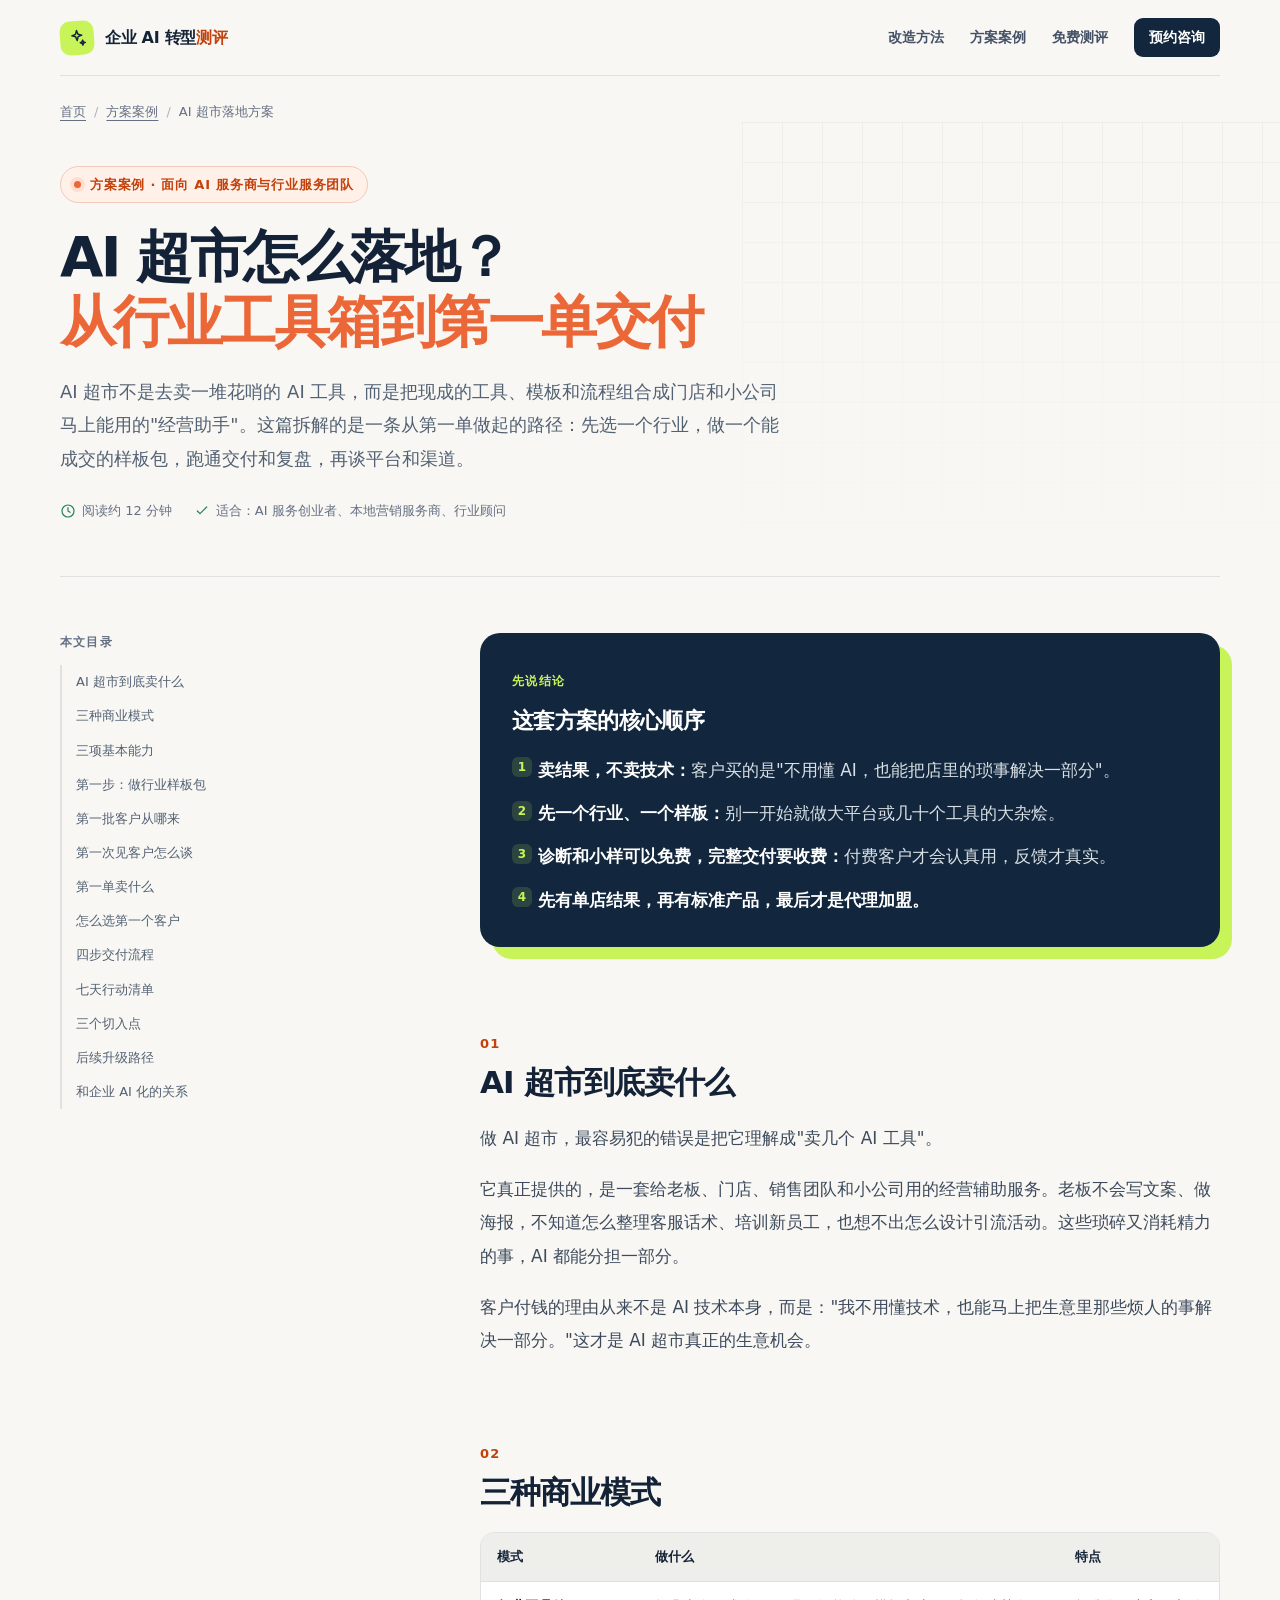
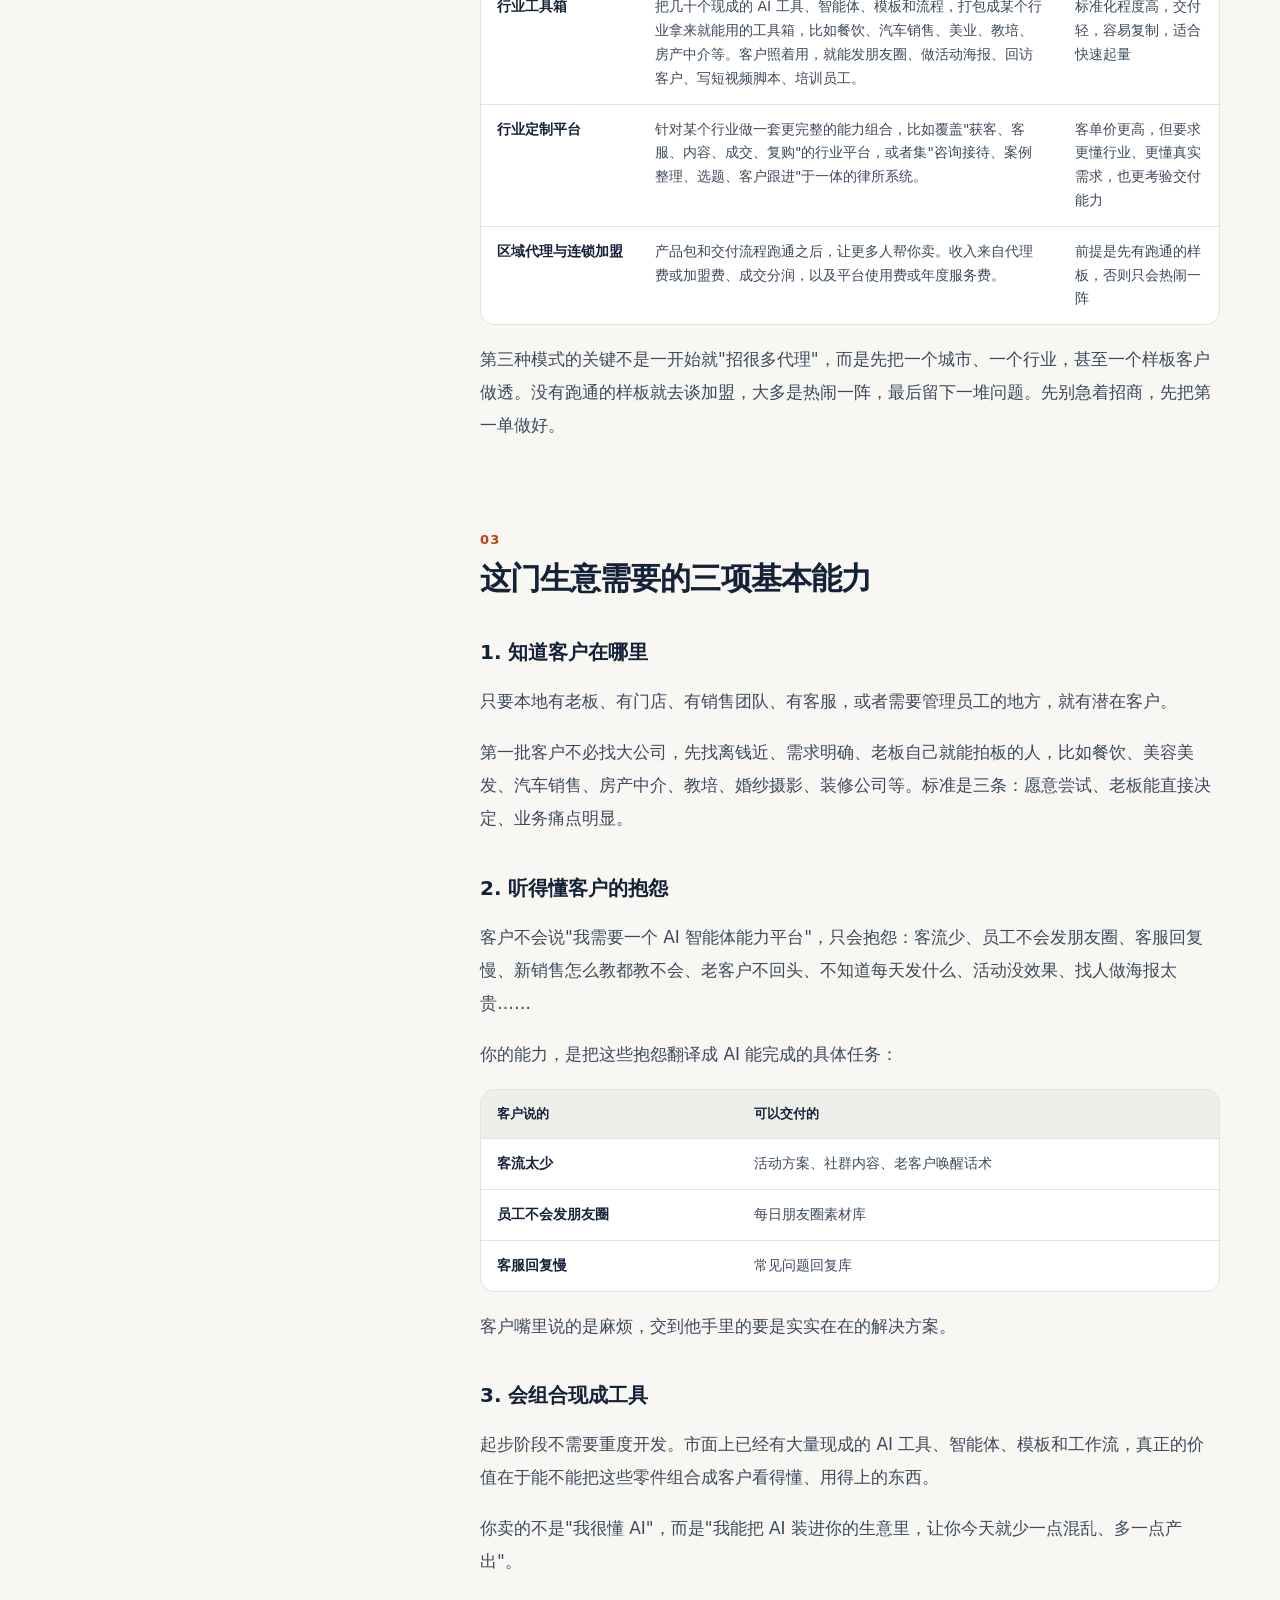
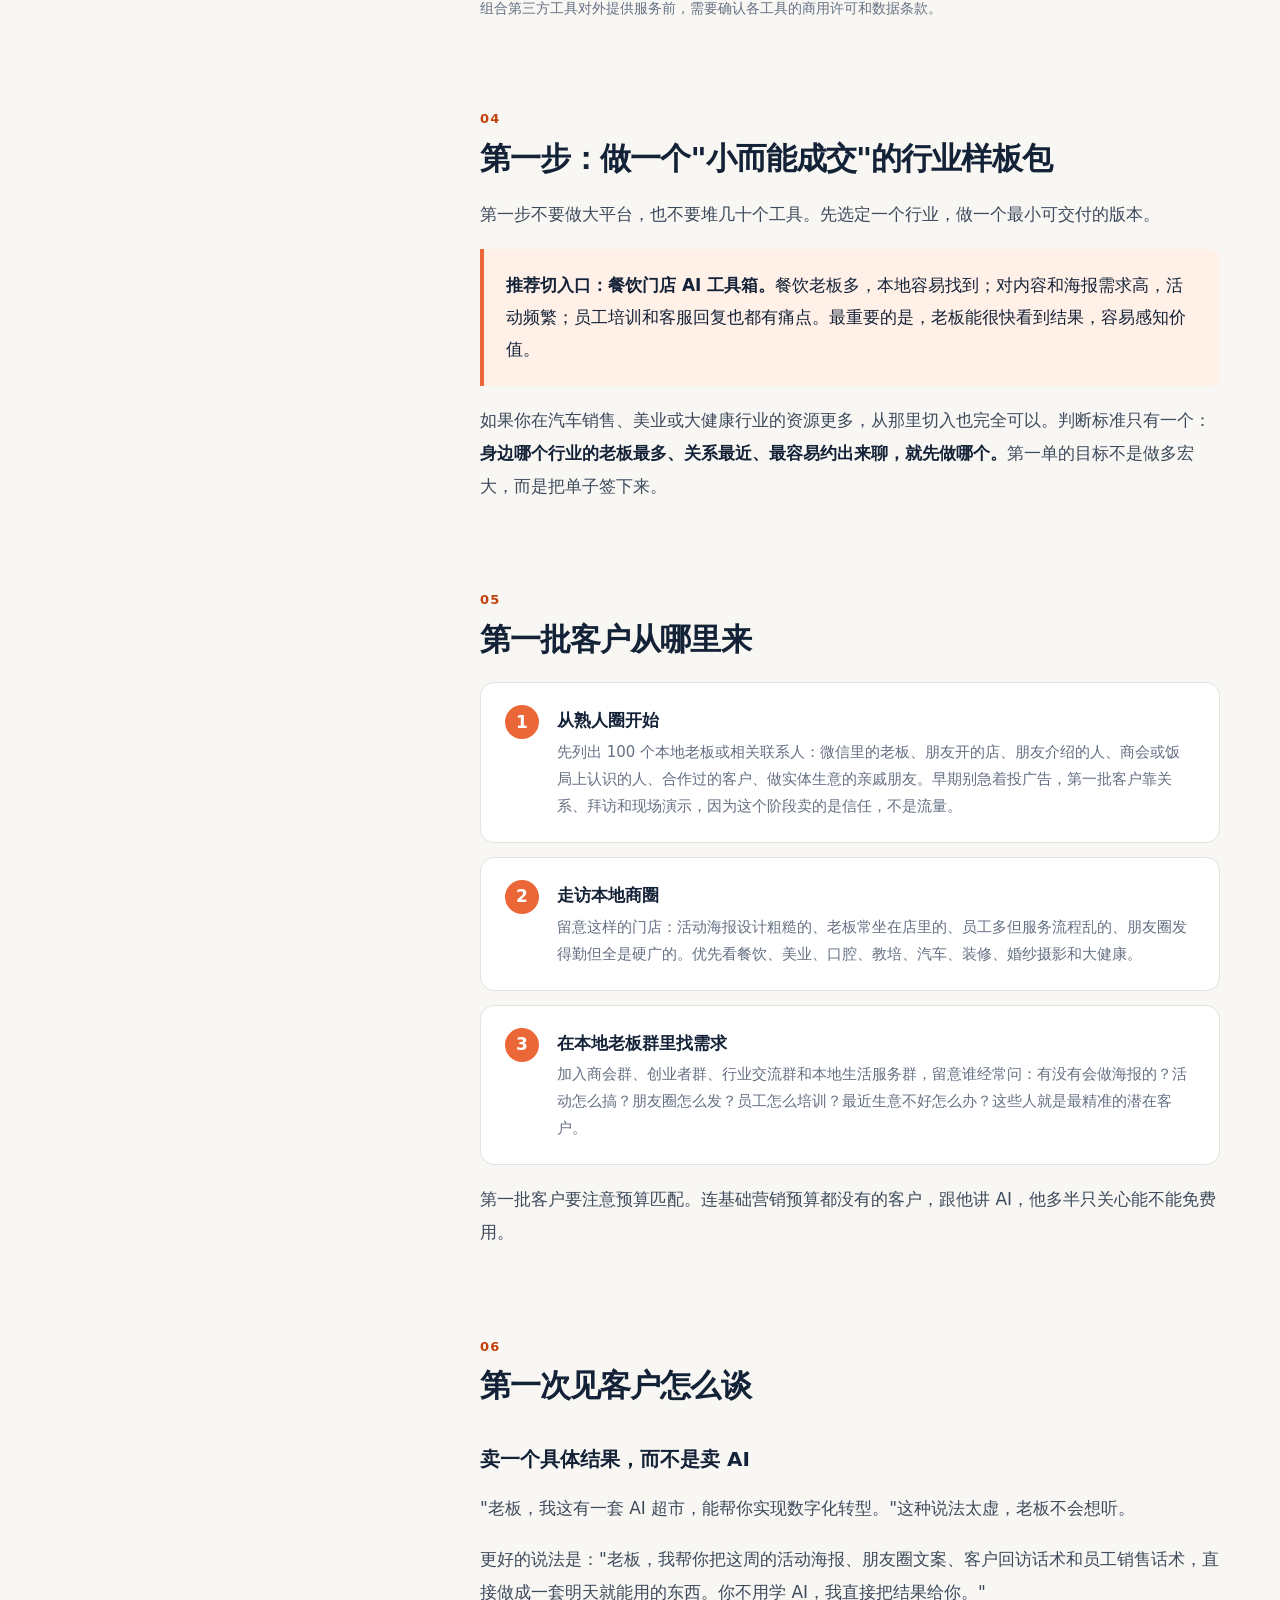
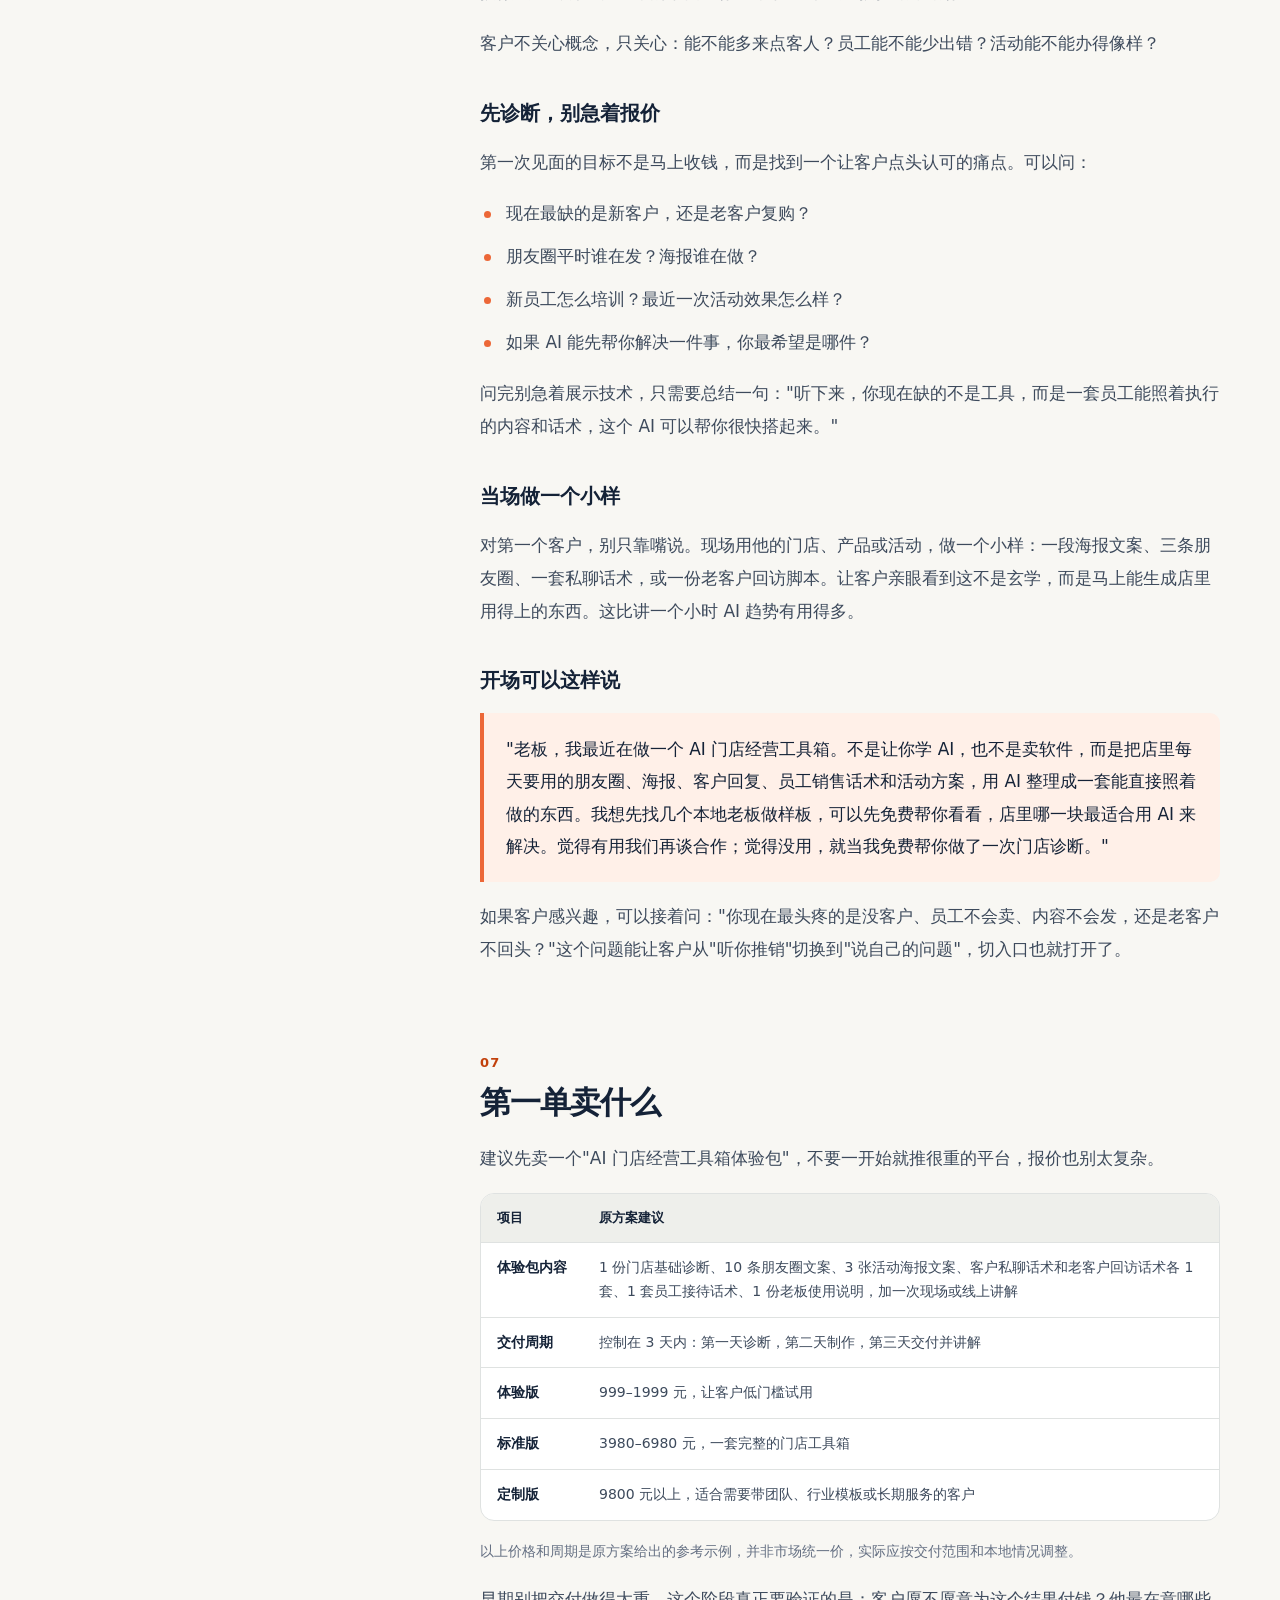
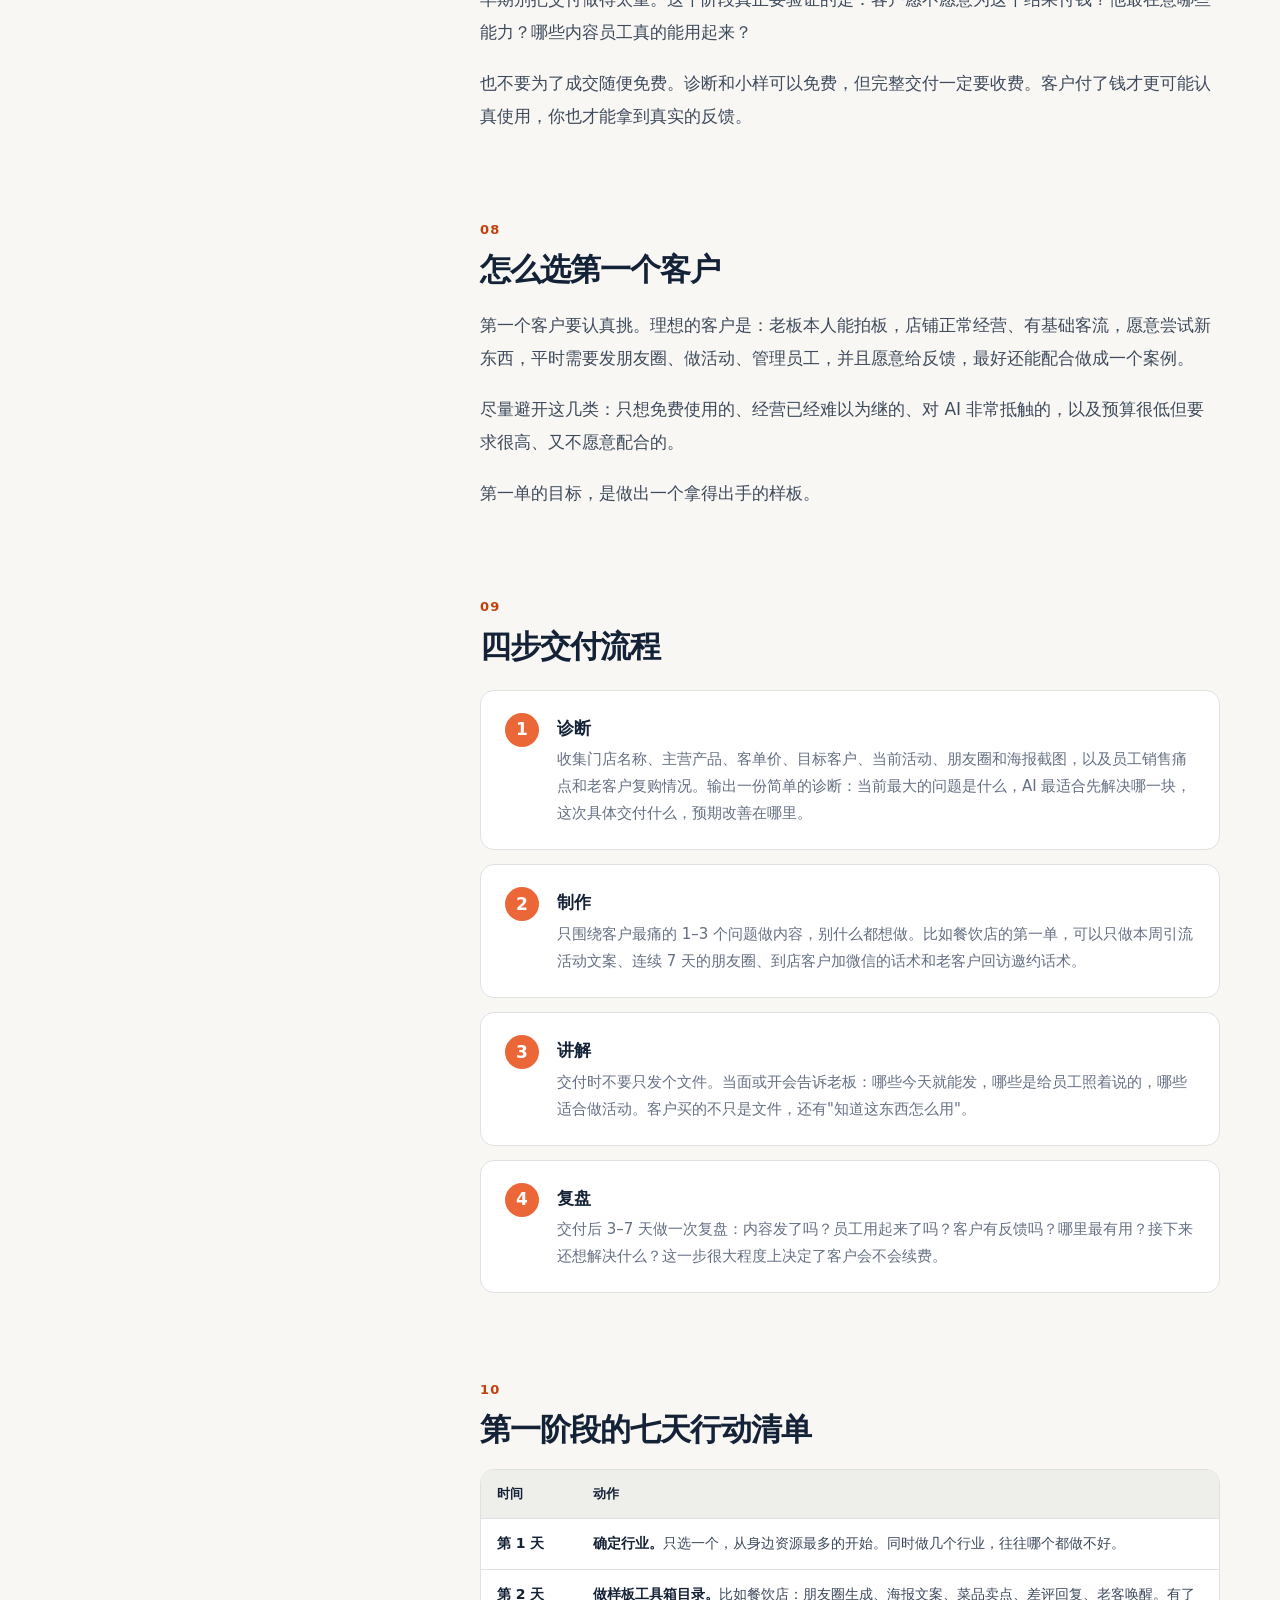
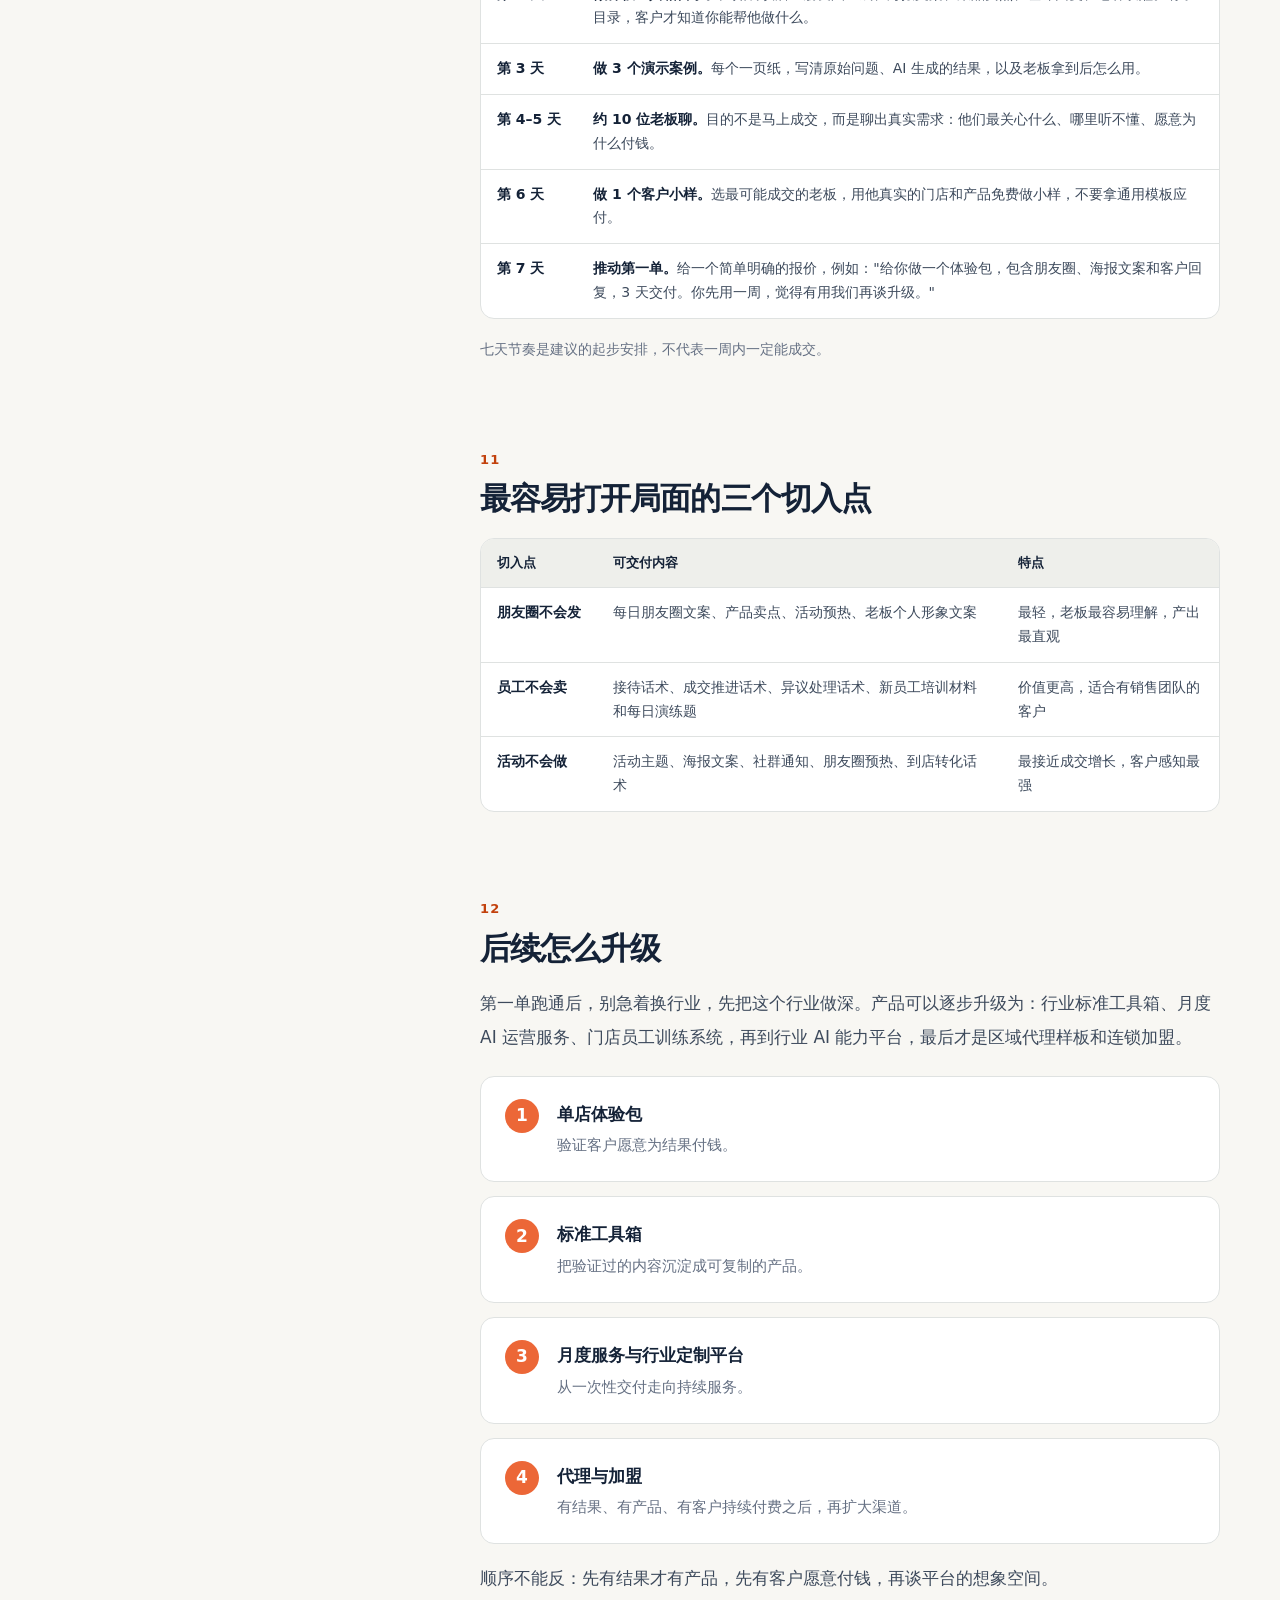
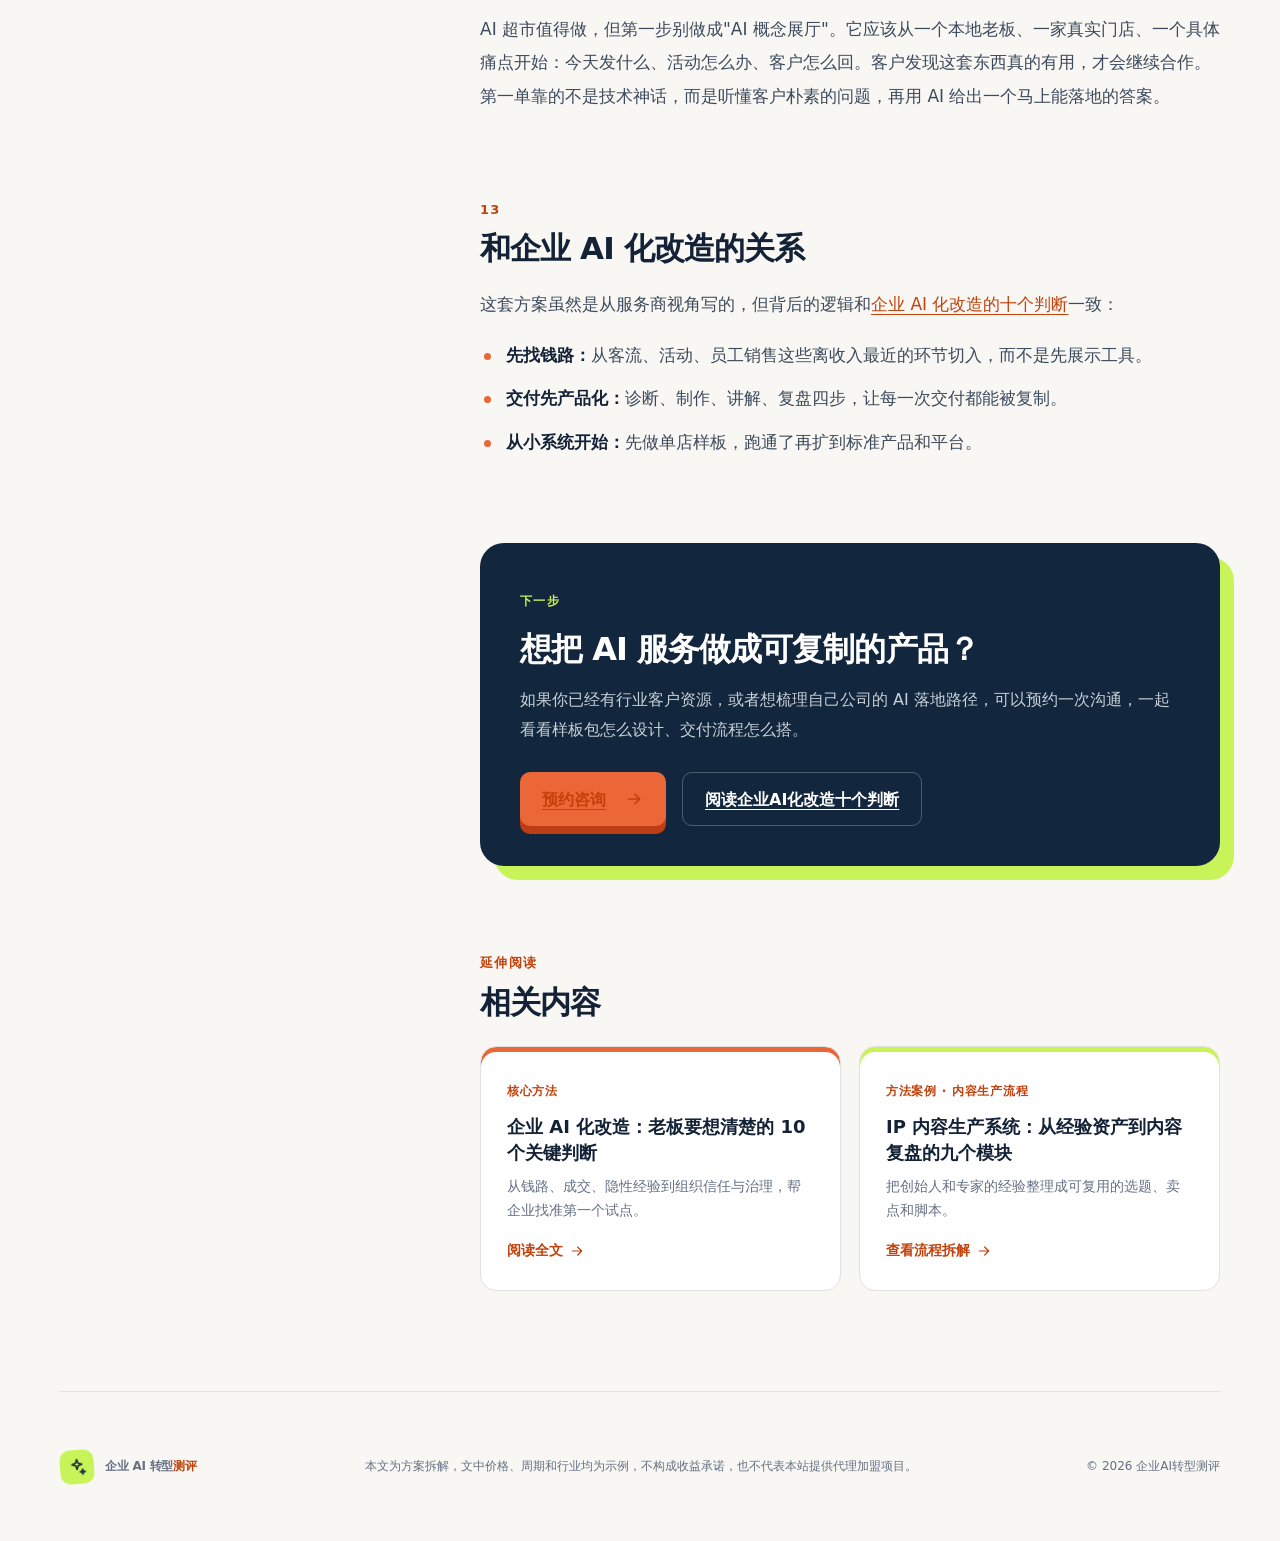
<file: cases/ai-supermarket/index.html>
<!DOCTYPE html>
<html lang="zh-CN">
<head>
<meta charset="UTF-8">
<meta name="viewport" content="width=device-width, initial-scale=1.0">
<title>AI超市怎么落地？从行业工具箱到第一单交付的方案拆解</title>
<meta name="description" content="AI超市卖的不是AI工具，而是帮门店和小公司解决经营琐事的服务组合。拆解三种商业模式、首个行业样板包、客户筛选、诊断到复盘的四步交付流程，以及从体验包到行业平台的升级路径。">
<meta name="keywords" content="AI超市,AI工具箱,门店AI工具,AI服务商,行业AI解决方案,AI服务交付">
<meta name="robots" content="index,follow">
<meta name="applicable-device" content="pc,mobile">
<meta http-equiv="Cache-Control" content="no-transform">
<meta name="theme-color" content="#12273d">
<link rel="canonical" href="https://qiyeai.github.io/cases/ai-supermarket/">
<link rel="icon" href="data:image/svg+xml,%3Csvg xmlns='http://www.w3.org/2000/svg' viewBox='0 0 32 32'%3E%3Crect width='32' height='32' rx='8' fill='%23c8f45a'/%3E%3Ctext x='16' y='22' font-size='16' font-weight='700' text-anchor='middle' fill='%2312273d' font-family='Arial'%3EAI%3C/text%3E%3C/svg%3E">
<meta property="og:title" content="AI超市怎么落地？从行业工具箱到第一单交付的方案拆解">
<meta property="og:description" content="先选一个行业、做一个能成交的样板包，再谈平台和代理。">
<meta property="og:type" content="article">
<meta property="og:url" content="https://qiyeai.github.io/cases/ai-supermarket/">
<meta property="og:locale" content="zh_CN">
<script type="application/ld+json">
{"@context":"https://schema.org","@graph":[
{"@type":"Article","headline":"AI超市怎么落地？从行业工具箱到第一单交付的方案拆解","description":"拆解AI超市的三种商业模式、首个行业样板包、四步交付流程和升级路径。","inLanguage":"zh-CN","datePublished":"2026-10-13","dateModified":"2026-10-13","mainEntityOfPage":"https://qiyeai.github.io/cases/ai-supermarket/","author":{"@type":"Organization","name":"企业AI转型测评","url":"https://qiyeai.github.io/"},"publisher":{"@type":"Organization","name":"企业AI转型测评","url":"https://qiyeai.github.io/"}},
{"@type":"BreadcrumbList","itemListElement":[
{"@type":"ListItem","position":1,"name":"首页","item":"https://qiyeai.github.io/"},
{"@type":"ListItem","position":2,"name":"方案案例","item":"https://qiyeai.github.io/#cases"},
{"@type":"ListItem","position":3,"name":"AI超市落地方案","item":"https://qiyeai.github.io/cases/ai-supermarket/"}]}
]}
</script>
<link rel="stylesheet" href="/assets/article.css">
<script src="/assets/source.js"></script>
</head>
<body>
<svg width="0" height="0" style="position:absolute" aria-hidden="true">
<symbol id="i-spark" viewBox="0 0 24 24"><path d="m12 3 1.5 4.5L18 9l-4.5 1.5L12 15l-1.5-4.5L6 9l4.5-1.5L12 3Z"/><path d="m18.5 15 .8 2.2 2.2.8-2.2.8-.8 2.2-.8-2.2-2.2-.8 2.2-.8.8-2.2Z"/></symbol>
<symbol id="i-arrow" viewBox="0 0 24 24"><path d="M5 12h14M13 6l6 6-6 6"/></symbol>
<symbol id="i-check" viewBox="0 0 24 24"><path d="m5 12 4 4L19 6"/></symbol>
<symbol id="i-clock" viewBox="0 0 24 24"><circle cx="12" cy="12" r="9"/><path d="M12 7v5l3 2"/></symbol>
</svg>

<header class="nav shell">
<a class="brand" href="/" aria-label="企业AI转型测评首页"><span class="brand-mark"><svg class="ico"><use href="#i-spark"/></svg></span><span>企业 AI 转型<span>测评</span></span></a>
<nav class="nav-links" aria-label="主导航"><a href="/ai-transformation/">改造方法</a><a href="/#cases">方案案例</a><a href="/#assessment">免费测评</a><a class="nav-cta" href="/#consult">预约咨询</a></nav>
</header>

<main>
<div class="shell">
<nav class="crumbs" aria-label="面包屑"><a href="/">首页</a><span aria-hidden="true">/</span><a href="/#cases">方案案例</a><span aria-hidden="true">/</span><span>AI 超市落地方案</span></nav>
</div>

<section class="article-hero">
<div class="hero-grid"></div>
<div class="shell">
<div class="badge"><i></i>方案案例 · 面向 AI 服务商与行业服务团队</div>
<h1>AI 超市怎么落地？<br><em>从行业工具箱到第一单交付</em></h1>
<p class="article-lead">AI 超市不是去卖一堆花哨的 AI 工具，而是把现成的工具、模板和流程组合成门店和小公司马上能用的"经营助手"。这篇拆解的是一条从第一单做起的路径：先选一个行业，做一个能成交的样板包，跑通交付和复盘，再谈平台和渠道。</p>
<div class="article-meta"><span><svg class="ico"><use href="#i-clock"/></svg>阅读约 12 分钟</span><span><svg class="ico"><use href="#i-check"/></svg>适合：AI 服务创业者、本地营销服务商、行业顾问</span></div>
</div>
</section>

<div class="shell article-layout">
<details class="toc" open>
<summary>本文目录</summary>
<ol>
<li><a href="#s1">AI 超市到底卖什么</a></li>
<li><a href="#s2">三种商业模式</a></li>
<li><a href="#s3">三项基本能力</a></li>
<li><a href="#s4">第一步：做行业样板包</a></li>
<li><a href="#s5">第一批客户从哪来</a></li>
<li><a href="#s6">第一次见客户怎么谈</a></li>
<li><a href="#s7">第一单卖什么</a></li>
<li><a href="#s8">怎么选第一个客户</a></li>
<li><a href="#s9">四步交付流程</a></li>
<li><a href="#s10">七天行动清单</a></li>
<li><a href="#s11">三个切入点</a></li>
<li><a href="#s12">后续升级路径</a></li>
<li><a href="#s13">和企业 AI 化的关系</a></li>
</ol>
</details>

<article class="prose">

<div class="summary">
<span>先说结论</span>
<h2>这套方案的核心顺序</h2>
<ol>
<li><strong>卖结果，不卖技术：</strong>客户买的是"不用懂 AI，也能把店里的琐事解决一部分"。</li>
<li><strong>先一个行业、一个样板：</strong>别一开始就做大平台或几十个工具的大杂烩。</li>
<li><strong>诊断和小样可以免费，完整交付要收费：</strong>付费客户才会认真用，反馈才真实。</li>
<li><strong>先有单店结果，再有标准产品，最后才是代理加盟。</strong></li>
</ol>
</div>

<h2 id="s1"><span class="no">01</span>AI 超市到底卖什么</h2>
<p>做 AI 超市，最容易犯的错误是把它理解成"卖几个 AI 工具"。</p>
<p>它真正提供的，是一套给老板、门店、销售团队和小公司用的经营辅助服务。老板不会写文案、做海报，不知道怎么整理客服话术、培训新员工，也想不出怎么设计引流活动。这些琐碎又消耗精力的事，AI 都能分担一部分。</p>
<p>客户付钱的理由从来不是 AI 技术本身，而是："我不用懂技术，也能马上把生意里那些烦人的事解决一部分。"这才是 AI 超市真正的生意机会。</p>

<h2 id="s2"><span class="no">02</span>三种商业模式</h2>
<div class="table-wrap"><table>
<thead><tr><th>模式</th><th>做什么</th><th>特点</th></tr></thead>
<tbody>
<tr><td>行业工具箱</td><td>把几十个现成的 AI 工具、智能体、模板和流程，打包成某个行业拿来就能用的工具箱，比如餐饮、汽车销售、美业、教培、房产中介等。客户照着用，就能发朋友圈、做活动海报、回访客户、写短视频脚本、培训员工。</td><td>标准化程度高，交付轻，容易复制，适合快速起量</td></tr>
<tr><td>行业定制平台</td><td>针对某个行业做一套更完整的能力组合，比如覆盖"获客、客服、内容、成交、复购"的行业平台，或者集"咨询接待、案例整理、选题、客户跟进"于一体的律所系统。</td><td>客单价更高，但要求更懂行业、更懂真实需求，也更考验交付能力</td></tr>
<tr><td>区域代理与连锁加盟</td><td>产品包和交付流程跑通之后，让更多人帮你卖。收入来自代理费或加盟费、成交分润，以及平台使用费或年度服务费。</td><td>前提是先有跑通的样板，否则只会热闹一阵</td></tr>
</tbody>
</table></div>
<p>第三种模式的关键不是一开始就"招很多代理"，而是先把一个城市、一个行业，甚至一个样板客户做透。没有跑通的样板就去谈加盟，大多是热闹一阵，最后留下一堆问题。先别急着招商，先把第一单做好。</p>

<h2 id="s3"><span class="no">03</span>这门生意需要的三项基本能力</h2>
<h3>1. 知道客户在哪里</h3>
<p>只要本地有老板、有门店、有销售团队、有客服，或者需要管理员工的地方，就有潜在客户。</p>
<p>第一批客户不必找大公司，先找离钱近、需求明确、老板自己就能拍板的人，比如餐饮、美容美发、汽车销售、房产中介、教培、婚纱摄影、装修公司等。标准是三条：愿意尝试、老板能直接决定、业务痛点明显。</p>
<h3>2. 听得懂客户的抱怨</h3>
<p>客户不会说"我需要一个 AI 智能体能力平台"，只会抱怨：客流少、员工不会发朋友圈、客服回复慢、新销售怎么教都教不会、老客户不回头、不知道每天发什么、活动没效果、找人做海报太贵……</p>
<p>你的能力，是把这些抱怨翻译成 AI 能完成的具体任务：</p>
<div class="table-wrap"><table>
<thead><tr><th>客户说的</th><th>可以交付的</th></tr></thead>
<tbody>
<tr><td>客流太少</td><td>活动方案、社群内容、老客户唤醒话术</td></tr>
<tr><td>员工不会发朋友圈</td><td>每日朋友圈素材库</td></tr>
<tr><td>客服回复慢</td><td>常见问题回复库</td></tr>
</tbody>
</table></div>
<p>客户嘴里说的是麻烦，交到他手里的要是实实在在的解决方案。</p>
<h3>3. 会组合现成工具</h3>
<p>起步阶段不需要重度开发。市面上已经有大量现成的 AI 工具、智能体、模板和工作流，真正的价值在于能不能把这些零件组合成客户看得懂、用得上的东西。</p>
<p>你卖的不是"我很懂 AI"，而是"我能把 AI 装进你的生意里，让你今天就少一点混乱、多一点产出"。</p>
<p class="note">组合第三方工具对外提供服务前，需要确认各工具的商用许可和数据条款。</p>

<h2 id="s4"><span class="no">04</span>第一步：做一个"小而能成交"的行业样板包</h2>
<p>第一步不要做大平台，也不要堆几十个工具。先选定一个行业，做一个最小可交付的版本。</p>
<blockquote><strong>推荐切入口：餐饮门店 AI 工具箱。</strong>餐饮老板多，本地容易找到；对内容和海报需求高，活动频繁；员工培训和客服回复也都有痛点。最重要的是，老板能很快看到结果，容易感知价值。</blockquote>
<p>如果你在汽车销售、美业或大健康行业的资源更多，从那里切入也完全可以。判断标准只有一个：<strong>身边哪个行业的老板最多、关系最近、最容易约出来聊，就先做哪个。</strong>第一单的目标不是做多宏大，而是把单子签下来。</p>

<h2 id="s5"><span class="no">05</span>第一批客户从哪里来</h2>
<div class="steps">
<div class="step"><b>1</b><div><h3>从熟人圈开始</h3><p>先列出 100 个本地老板或相关联系人：微信里的老板、朋友开的店、朋友介绍的人、商会或饭局上认识的人、合作过的客户、做实体生意的亲戚朋友。早期别急着投广告，第一批客户靠关系、拜访和现场演示，因为这个阶段卖的是信任，不是流量。</p></div></div>
<div class="step"><b>2</b><div><h3>走访本地商圈</h3><p>留意这样的门店：活动海报设计粗糙的、老板常坐在店里的、员工多但服务流程乱的、朋友圈发得勤但全是硬广的。优先看餐饮、美业、口腔、教培、汽车、装修、婚纱摄影和大健康。</p></div></div>
<div class="step"><b>3</b><div><h3>在本地老板群里找需求</h3><p>加入商会群、创业者群、行业交流群和本地生活服务群，留意谁经常问：有没有会做海报的？活动怎么搞？朋友圈怎么发？员工怎么培训？最近生意不好怎么办？这些人就是最精准的潜在客户。</p></div></div>
</div>
<p>第一批客户要注意预算匹配。连基础营销预算都没有的客户，跟他讲 AI，他多半只关心能不能免费用。</p>

<h2 id="s6"><span class="no">06</span>第一次见客户怎么谈</h2>
<h3>卖一个具体结果，而不是卖 AI</h3>
<p>"老板，我这有一套 AI 超市，能帮你实现数字化转型。"这种说法太虚，老板不会想听。</p>
<p>更好的说法是："老板，我帮你把这周的活动海报、朋友圈文案、客户回访话术和员工销售话术，直接做成一套明天就能用的东西。你不用学 AI，我直接把结果给你。"</p>
<p>客户不关心概念，只关心：能不能多来点客人？员工能不能少出错？活动能不能办得像样？</p>
<h3>先诊断，别急着报价</h3>
<p>第一次见面的目标不是马上收钱，而是找到一个让客户点头认可的痛点。可以问：</p>
<ul>
<li>现在最缺的是新客户，还是老客户复购？</li>
<li>朋友圈平时谁在发？海报谁在做？</li>
<li>新员工怎么培训？最近一次活动效果怎么样？</li>
<li>如果 AI 能先帮你解决一件事，你最希望是哪件？</li>
</ul>
<p>问完别急着展示技术，只需要总结一句："听下来，你现在缺的不是工具，而是一套员工能照着执行的内容和话术，这个 AI 可以帮你很快搭起来。"</p>
<h3>当场做一个小样</h3>
<p>对第一个客户，别只靠嘴说。现场用他的门店、产品或活动，做一个小样：一段海报文案、三条朋友圈、一套私聊话术，或一份老客户回访脚本。让客户亲眼看到这不是玄学，而是马上能生成店里用得上的东西。这比讲一个小时 AI 趋势有用得多。</p>
<h3>开场可以这样说</h3>
<blockquote>"老板，我最近在做一个 AI 门店经营工具箱。不是让你学 AI，也不是卖软件，而是把店里每天要用的朋友圈、海报、客户回复、员工销售话术和活动方案，用 AI 整理成一套能直接照着做的东西。我想先找几个本地老板做样板，可以先免费帮你看看，店里哪一块最适合用 AI 来解决。觉得有用我们再谈合作；觉得没用，就当我免费帮你做了一次门店诊断。"</blockquote>
<p>如果客户感兴趣，可以接着问："你现在最头疼的是没客户、员工不会卖、内容不会发，还是老客户不回头？"这个问题能让客户从"听你推销"切换到"说自己的问题"，切入口也就打开了。</p>

<h2 id="s7"><span class="no">07</span>第一单卖什么</h2>
<p>建议先卖一个"AI 门店经营工具箱体验包"，不要一开始就推很重的平台，报价也别太复杂。</p>
<div class="table-wrap"><table>
<thead><tr><th>项目</th><th>原方案建议</th></tr></thead>
<tbody>
<tr><td>体验包内容</td><td>1 份门店基础诊断、10 条朋友圈文案、3 张活动海报文案、客户私聊话术和老客户回访话术各 1 套、1 套员工接待话术、1 份老板使用说明，加一次现场或线上讲解</td></tr>
<tr><td>交付周期</td><td>控制在 3 天内：第一天诊断，第二天制作，第三天交付并讲解</td></tr>
<tr><td>体验版</td><td>999–1999 元，让客户低门槛试用</td></tr>
<tr><td>标准版</td><td>3980–6980 元，一套完整的门店工具箱</td></tr>
<tr><td>定制版</td><td>9800 元以上，适合需要带团队、行业模板或长期服务的客户</td></tr>
</tbody>
</table></div>
<p class="note">以上价格和周期是原方案给出的参考示例，并非市场统一价，实际应按交付范围和本地情况调整。</p>
<p>早期别把交付做得太重。这个阶段真正要验证的是：客户愿不愿意为这个结果付钱？他最在意哪些能力？哪些内容员工真的能用起来？</p>
<p>也不要为了成交随便免费。诊断和小样可以免费，但完整交付一定要收费。客户付了钱才更可能认真使用，你也才能拿到真实的反馈。</p>

<h2 id="s8"><span class="no">08</span>怎么选第一个客户</h2>
<p>第一个客户要认真挑。理想的客户是：老板本人能拍板，店铺正常经营、有基础客流，愿意尝试新东西，平时需要发朋友圈、做活动、管理员工，并且愿意给反馈，最好还能配合做成一个案例。</p>
<p>尽量避开这几类：只想免费使用的、经营已经难以为继的、对 AI 非常抵触的，以及预算很低但要求很高、又不愿意配合的。</p>
<p>第一单的目标，是做出一个拿得出手的样板。</p>

<h2 id="s9"><span class="no">09</span>四步交付流程</h2>
<div class="steps">
<div class="step"><b>1</b><div><h3>诊断</h3><p>收集门店名称、主营产品、客单价、目标客户、当前活动、朋友圈和海报截图，以及员工销售痛点和老客户复购情况。输出一份简单的诊断：当前最大的问题是什么，AI 最适合先解决哪一块，这次具体交付什么，预期改善在哪里。</p></div></div>
<div class="step"><b>2</b><div><h3>制作</h3><p>只围绕客户最痛的 1–3 个问题做内容，别什么都想做。比如餐饮店的第一单，可以只做本周引流活动文案、连续 7 天的朋友圈、到店客户加微信的话术和老客户回访邀约话术。</p></div></div>
<div class="step"><b>3</b><div><h3>讲解</h3><p>交付时不要只发个文件。当面或开会告诉老板：哪些今天就能发，哪些是给员工照着说的，哪些适合做活动。客户买的不只是文件，还有"知道这东西怎么用"。</p></div></div>
<div class="step"><b>4</b><div><h3>复盘</h3><p>交付后 3–7 天做一次复盘：内容发了吗？员工用起来了吗？客户有反馈吗？哪里最有用？接下来还想解决什么？这一步很大程度上决定了客户会不会续费。</p></div></div>
</div>

<h2 id="s10"><span class="no">10</span>第一阶段的七天行动清单</h2>
<div class="table-wrap"><table>
<thead><tr><th>时间</th><th>动作</th></tr></thead>
<tbody>
<tr><td>第 1 天</td><td><strong>确定行业。</strong>只选一个，从身边资源最多的开始。同时做几个行业，往往哪个都做不好。</td></tr>
<tr><td>第 2 天</td><td><strong>做样板工具箱目录。</strong>比如餐饮店：朋友圈生成、海报文案、菜品卖点、差评回复、老客唤醒。有了目录，客户才知道你能帮他做什么。</td></tr>
<tr><td>第 3 天</td><td><strong>做 3 个演示案例。</strong>每个一页纸，写清原始问题、AI 生成的结果，以及老板拿到后怎么用。</td></tr>
<tr><td>第 4–5 天</td><td><strong>约 10 位老板聊。</strong>目的不是马上成交，而是聊出真实需求：他们最关心什么、哪里听不懂、愿意为什么付钱。</td></tr>
<tr><td>第 6 天</td><td><strong>做 1 个客户小样。</strong>选最可能成交的老板，用他真实的门店和产品免费做小样，不要拿通用模板应付。</td></tr>
<tr><td>第 7 天</td><td><strong>推动第一单。</strong>给一个简单明确的报价，例如："给你做一个体验包，包含朋友圈、海报文案和客户回复，3 天交付。你先用一周，觉得有用我们再谈升级。"</td></tr>
</tbody>
</table></div>
<p class="note">七天节奏是建议的起步安排，不代表一周内一定能成交。</p>

<h2 id="s11"><span class="no">11</span>最容易打开局面的三个切入点</h2>
<div class="table-wrap"><table>
<thead><tr><th>切入点</th><th>可交付内容</th><th>特点</th></tr></thead>
<tbody>
<tr><td>朋友圈不会发</td><td>每日朋友圈文案、产品卖点、活动预热、老板个人形象文案</td><td>最轻，老板最容易理解，产出最直观</td></tr>
<tr><td>员工不会卖</td><td>接待话术、成交推进话术、异议处理话术、新员工培训材料和每日演练题</td><td>价值更高，适合有销售团队的客户</td></tr>
<tr><td>活动不会做</td><td>活动主题、海报文案、社群通知、朋友圈预热、到店转化话术</td><td>最接近成交增长，客户感知最强</td></tr>
</tbody>
</table></div>

<h2 id="s12"><span class="no">12</span>后续怎么升级</h2>
<p>第一单跑通后，别急着换行业，先把这个行业做深。产品可以逐步升级为：行业标准工具箱、月度 AI 运营服务、门店员工训练系统，再到行业 AI 能力平台，最后才是区域代理样板和连锁加盟。</p>
<div class="steps">
<div class="step"><b>1</b><div><h3>单店体验包</h3><p>验证客户愿意为结果付钱。</p></div></div>
<div class="step"><b>2</b><div><h3>标准工具箱</h3><p>把验证过的内容沉淀成可复制的产品。</p></div></div>
<div class="step"><b>3</b><div><h3>月度服务与行业定制平台</h3><p>从一次性交付走向持续服务。</p></div></div>
<div class="step"><b>4</b><div><h3>代理与加盟</h3><p>有结果、有产品、有客户持续付费之后，再扩大渠道。</p></div></div>
</div>
<p>顺序不能反：先有结果才有产品，先有客户愿意付钱，再谈平台的想象空间。</p>
<p>AI 超市值得做，但第一步别做成"AI 概念展厅"。它应该从一个本地老板、一家真实门店、一个具体痛点开始：今天发什么、活动怎么办、客户怎么回。客户发现这套东西真的有用，才会继续合作。第一单靠的不是技术神话，而是听懂客户朴素的问题，再用 AI 给出一个马上能落地的答案。</p>

<h2 id="s13"><span class="no">13</span>和企业 AI 化改造的关系</h2>
<p>这套方案虽然是从服务商视角写的，但背后的逻辑和<a href="/ai-transformation/">企业 AI 化改造的十个判断</a>一致：</p>
<ul>
<li><strong>先找钱路：</strong>从客流、活动、员工销售这些离收入最近的环节切入，而不是先展示工具。</li>
<li><strong>交付先产品化：</strong>诊断、制作、讲解、复盘四步，让每一次交付都能被复制。</li>
<li><strong>从小系统开始：</strong>先做单店样板，跑通了再扩到标准产品和平台。</li>
</ul>

<div class="end-cta">
<span>下一步</span>
<h2>想把 AI 服务做成可复制的产品？</h2>
<p>如果你已经有行业客户资源，或者想梳理自己公司的 AI 落地路径，可以预约一次沟通，一起看看样板包怎么设计、交付流程怎么搭。</p>
<div class="actions"><a class="button" href="/#consult">预约咨询<svg class="ico"><use href="#i-arrow"/></svg></a><a class="button ghost" href="/ai-transformation/">阅读企业AI化改造十个判断</a></div>
</div>

<h2 id="related"><span class="no">延伸阅读</span>相关内容</h2>
<div class="related">
<a href="/ai-transformation/"><small>核心方法</small><strong>企业 AI 化改造：老板要想清楚的 10 个关键判断</strong><span>从钱路、成交、隐性经验到组织信任与治理，帮企业找准第一个试点。</span><em>阅读全文<svg class="ico"><use href="#i-arrow"/></svg></em></a>
<a href="/cases/ip-content-system/"><small>方法案例 · 内容生产流程</small><strong>IP 内容生产系统：从经验资产到内容复盘的九个模块</strong><span>把创始人和专家的经验整理成可复用的选题、卖点和脚本。</span><em>查看流程拆解<svg class="ico"><use href="#i-arrow"/></svg></em></a>
</div>

</article>
</div>
</main>

<footer class="shell">
<a class="brand" href="/"><span class="brand-mark"><svg class="ico"><use href="#i-spark"/></svg></span><span>企业 AI 转型<span>测评</span></span></a>
<p>本文为方案拆解，文中价格、周期和行业均为示例，不构成收益承诺，也不代表本站提供代理加盟项目。</p>
<span>© 2026 企业AI转型测评</span>
</footer>
</body>
</html>
</file>
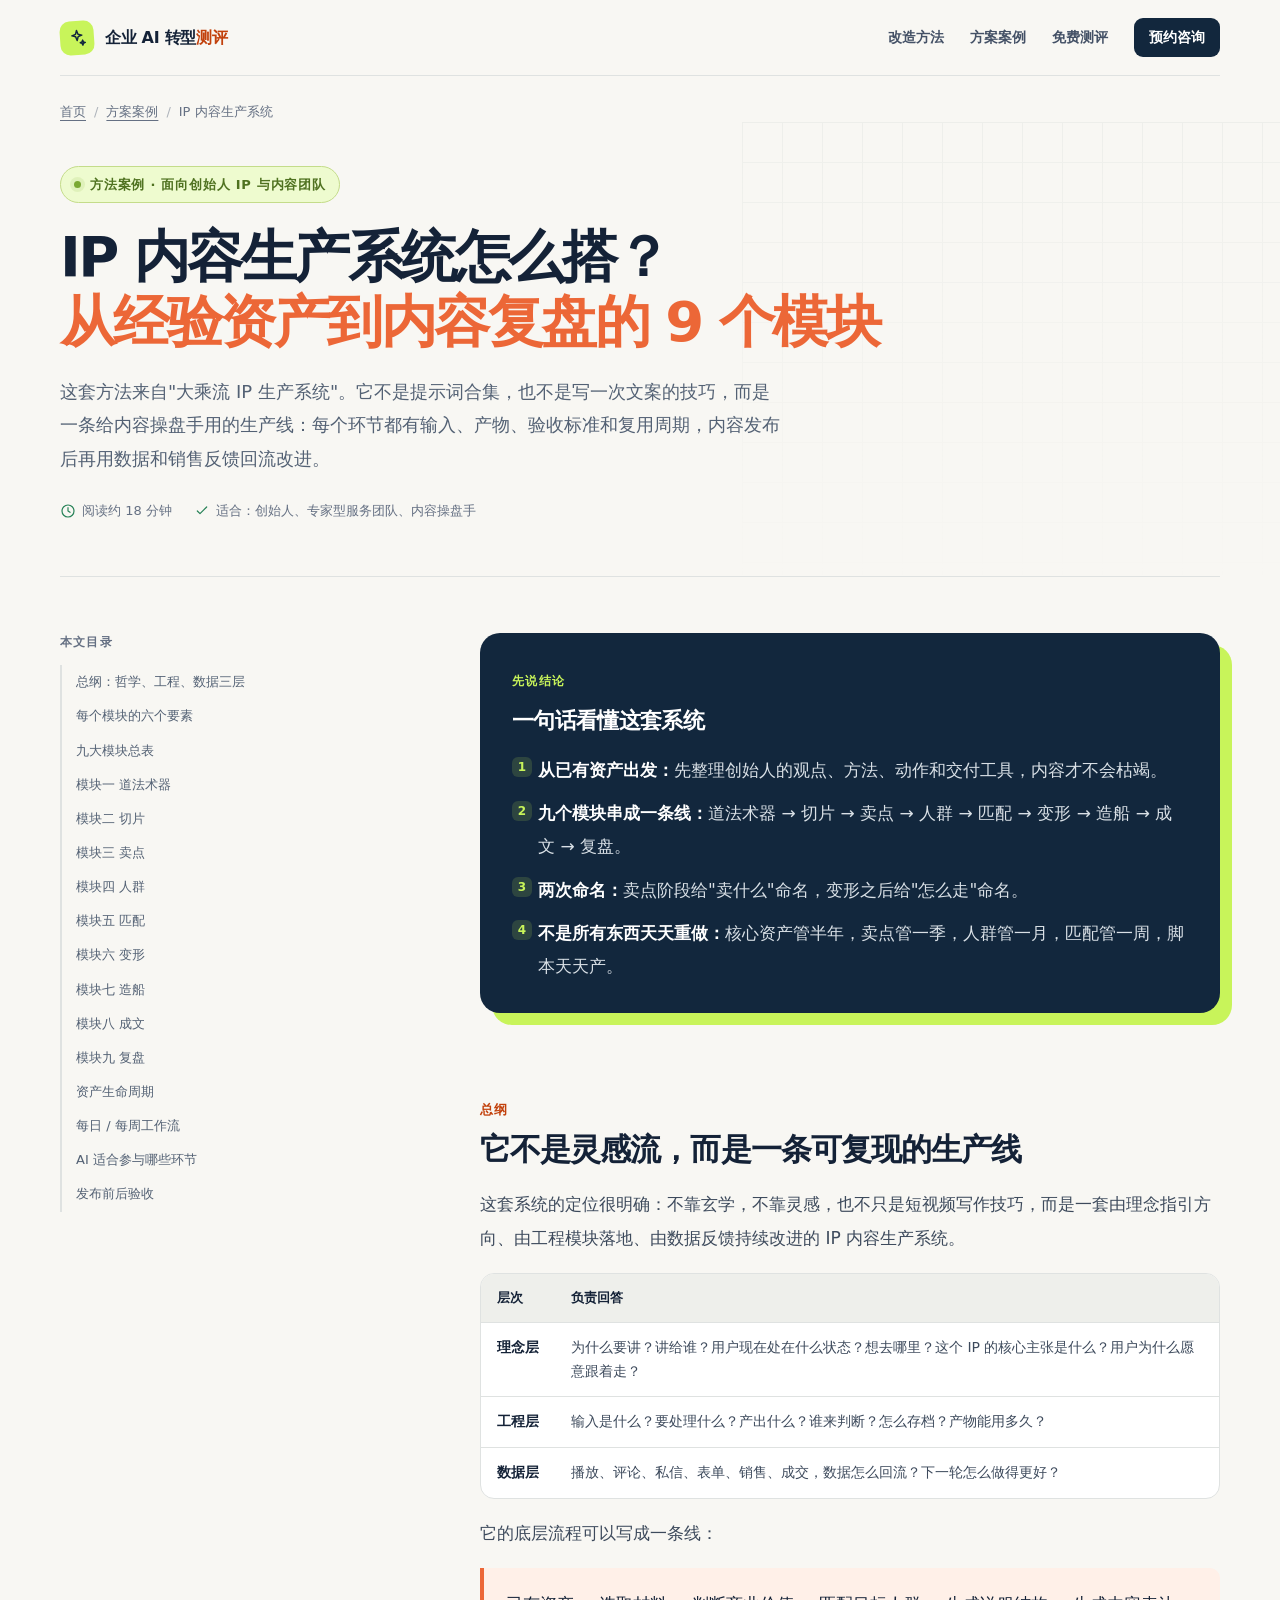
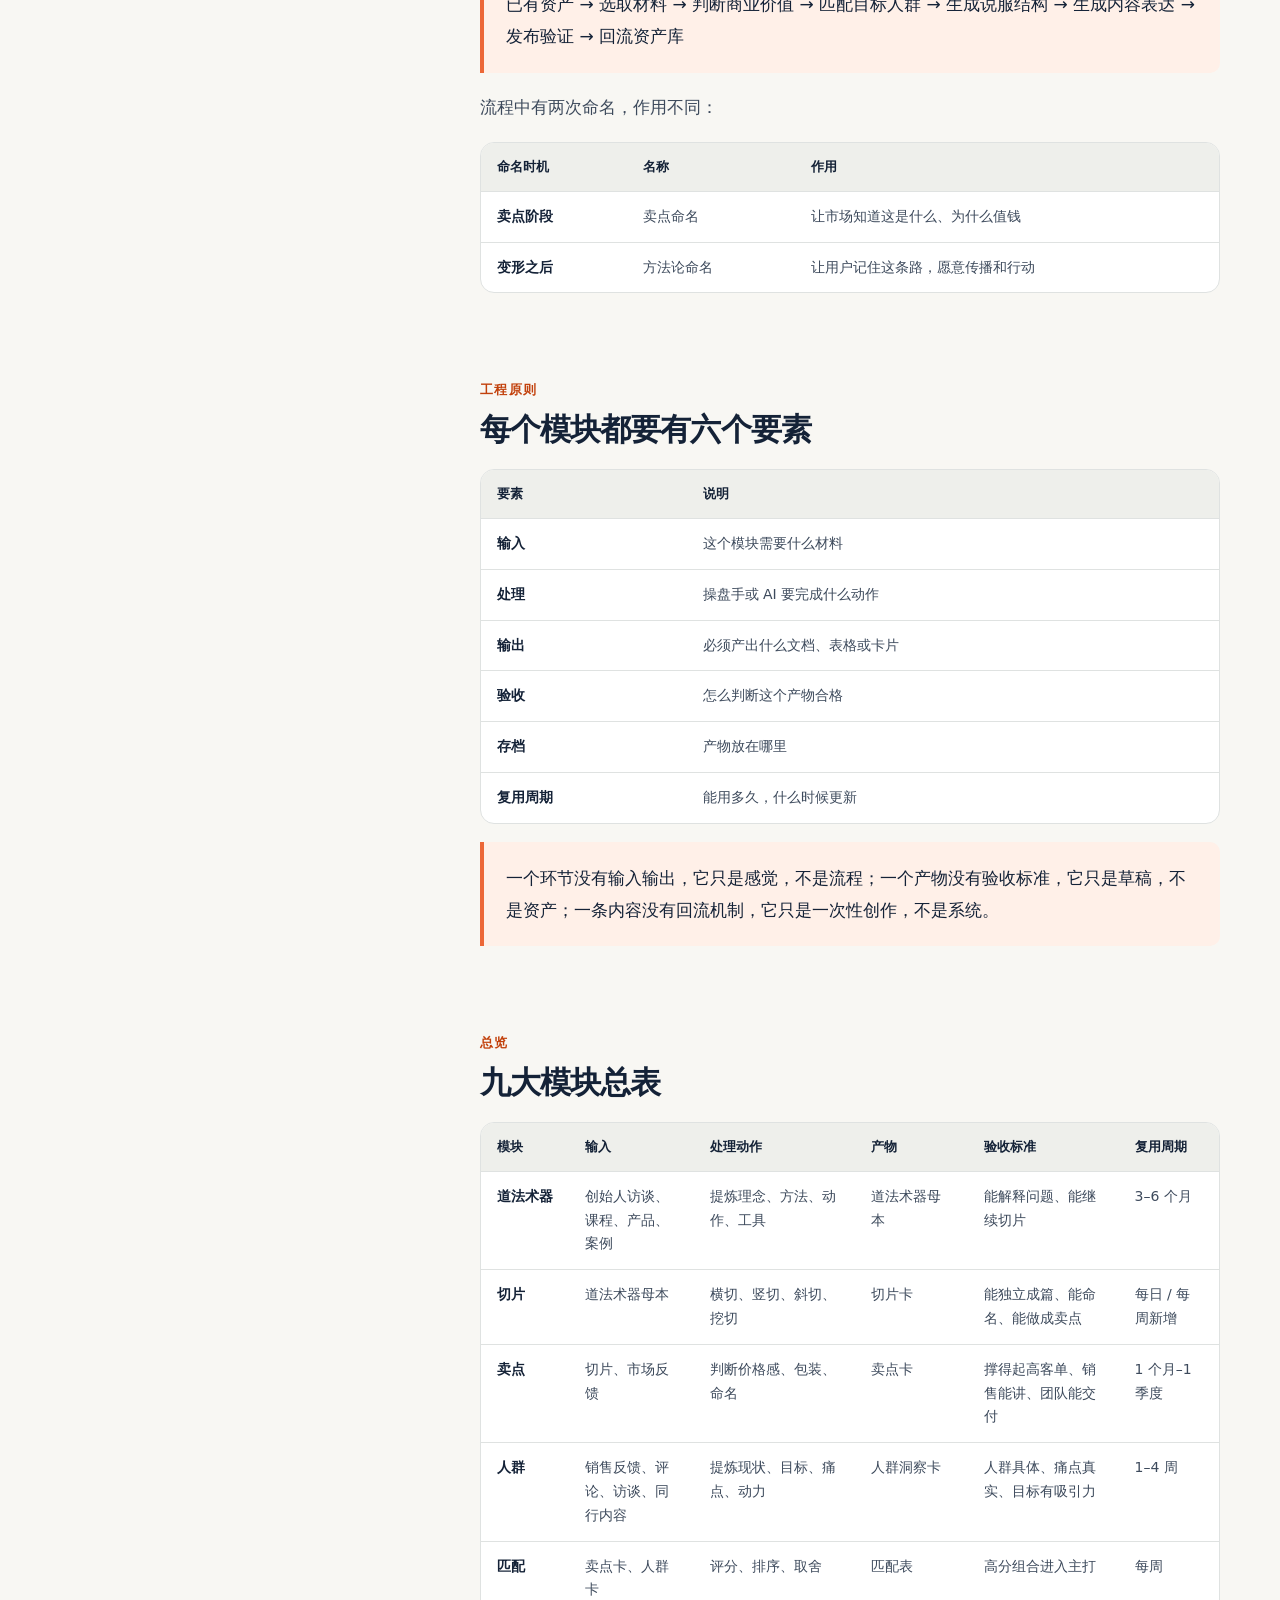
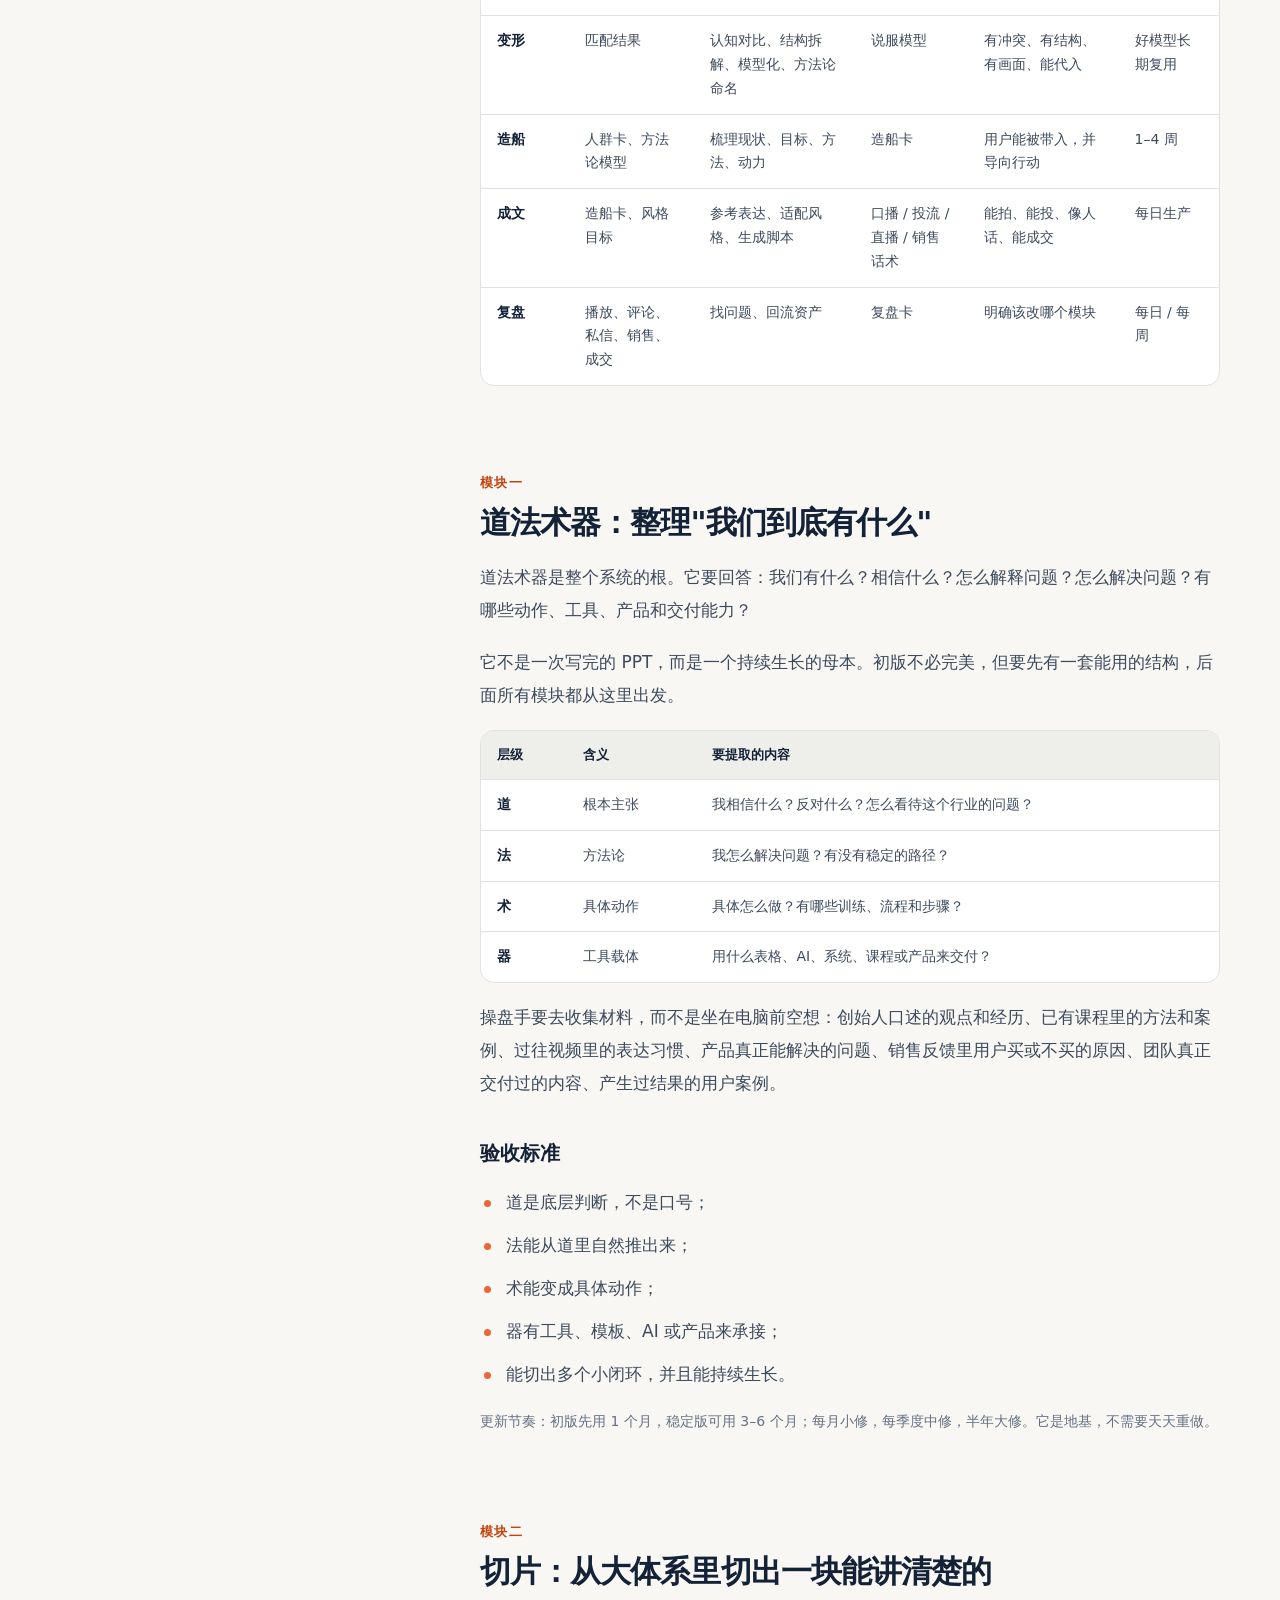
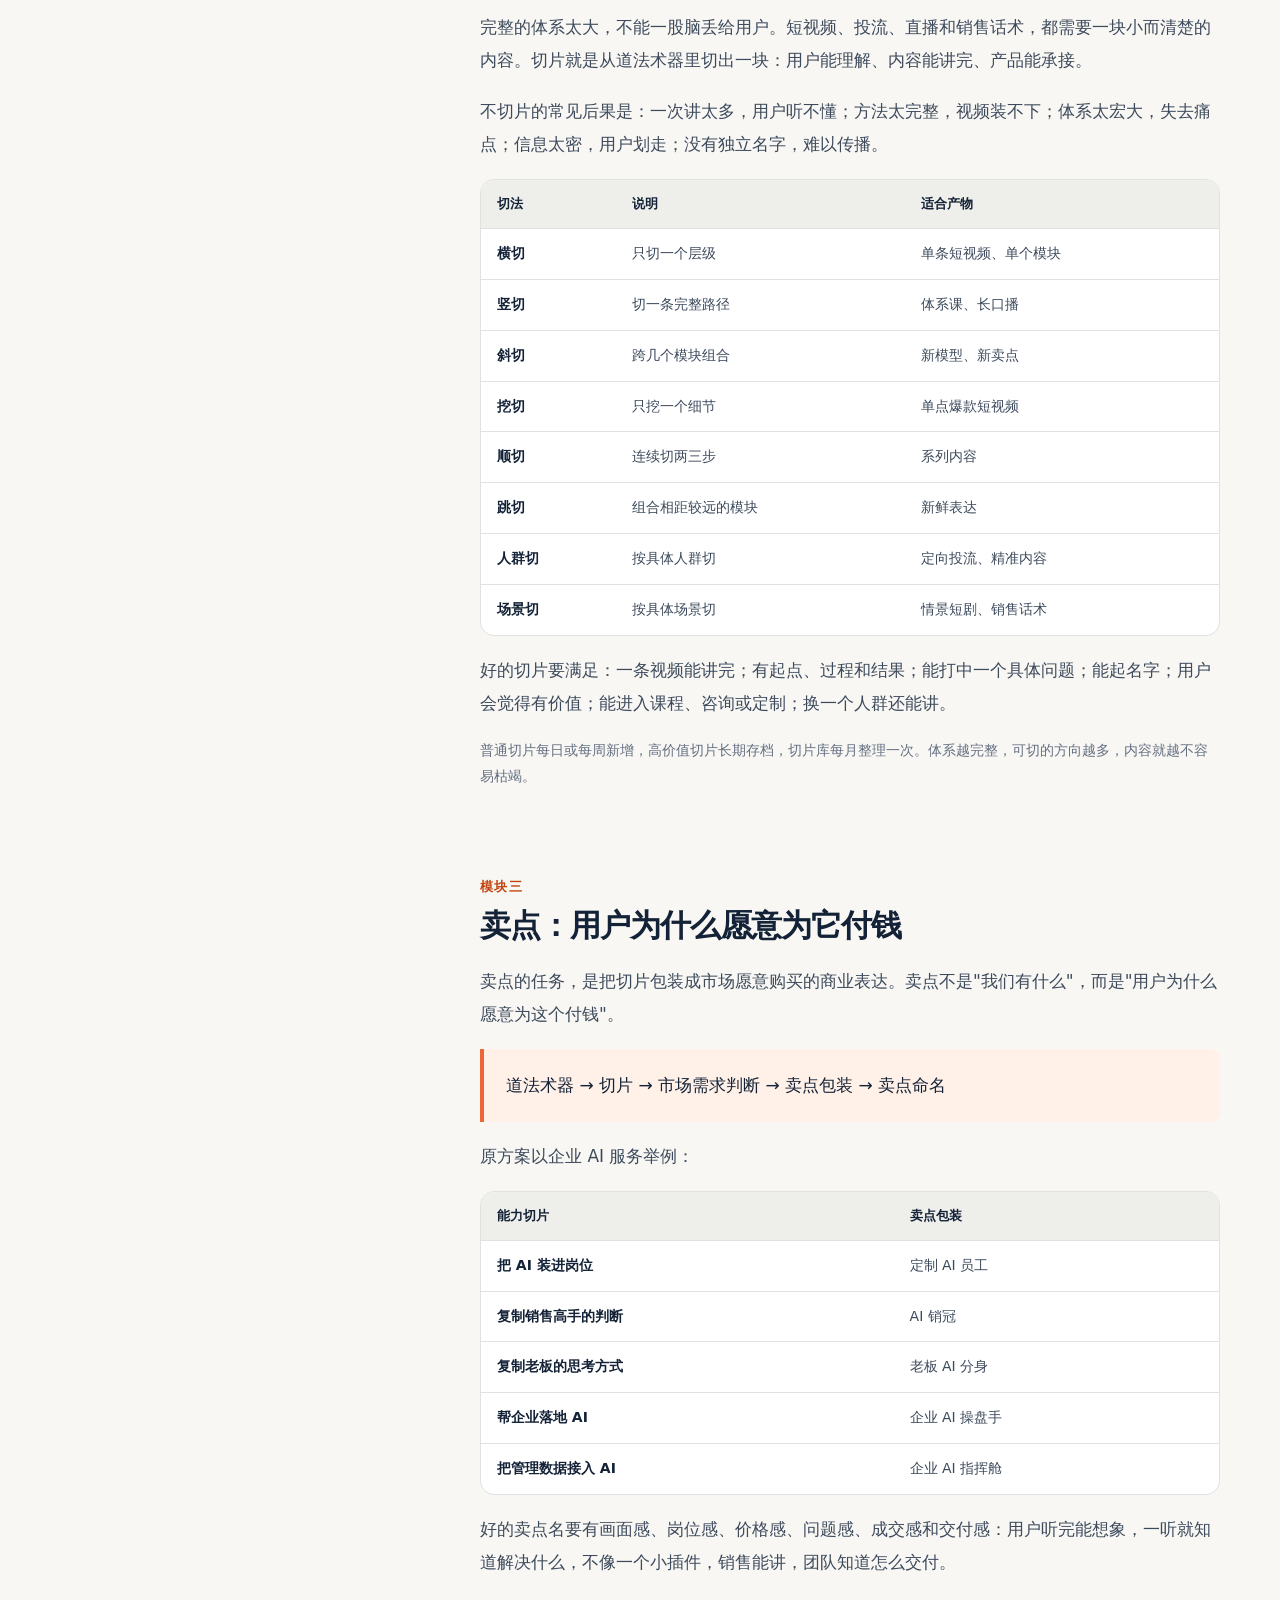
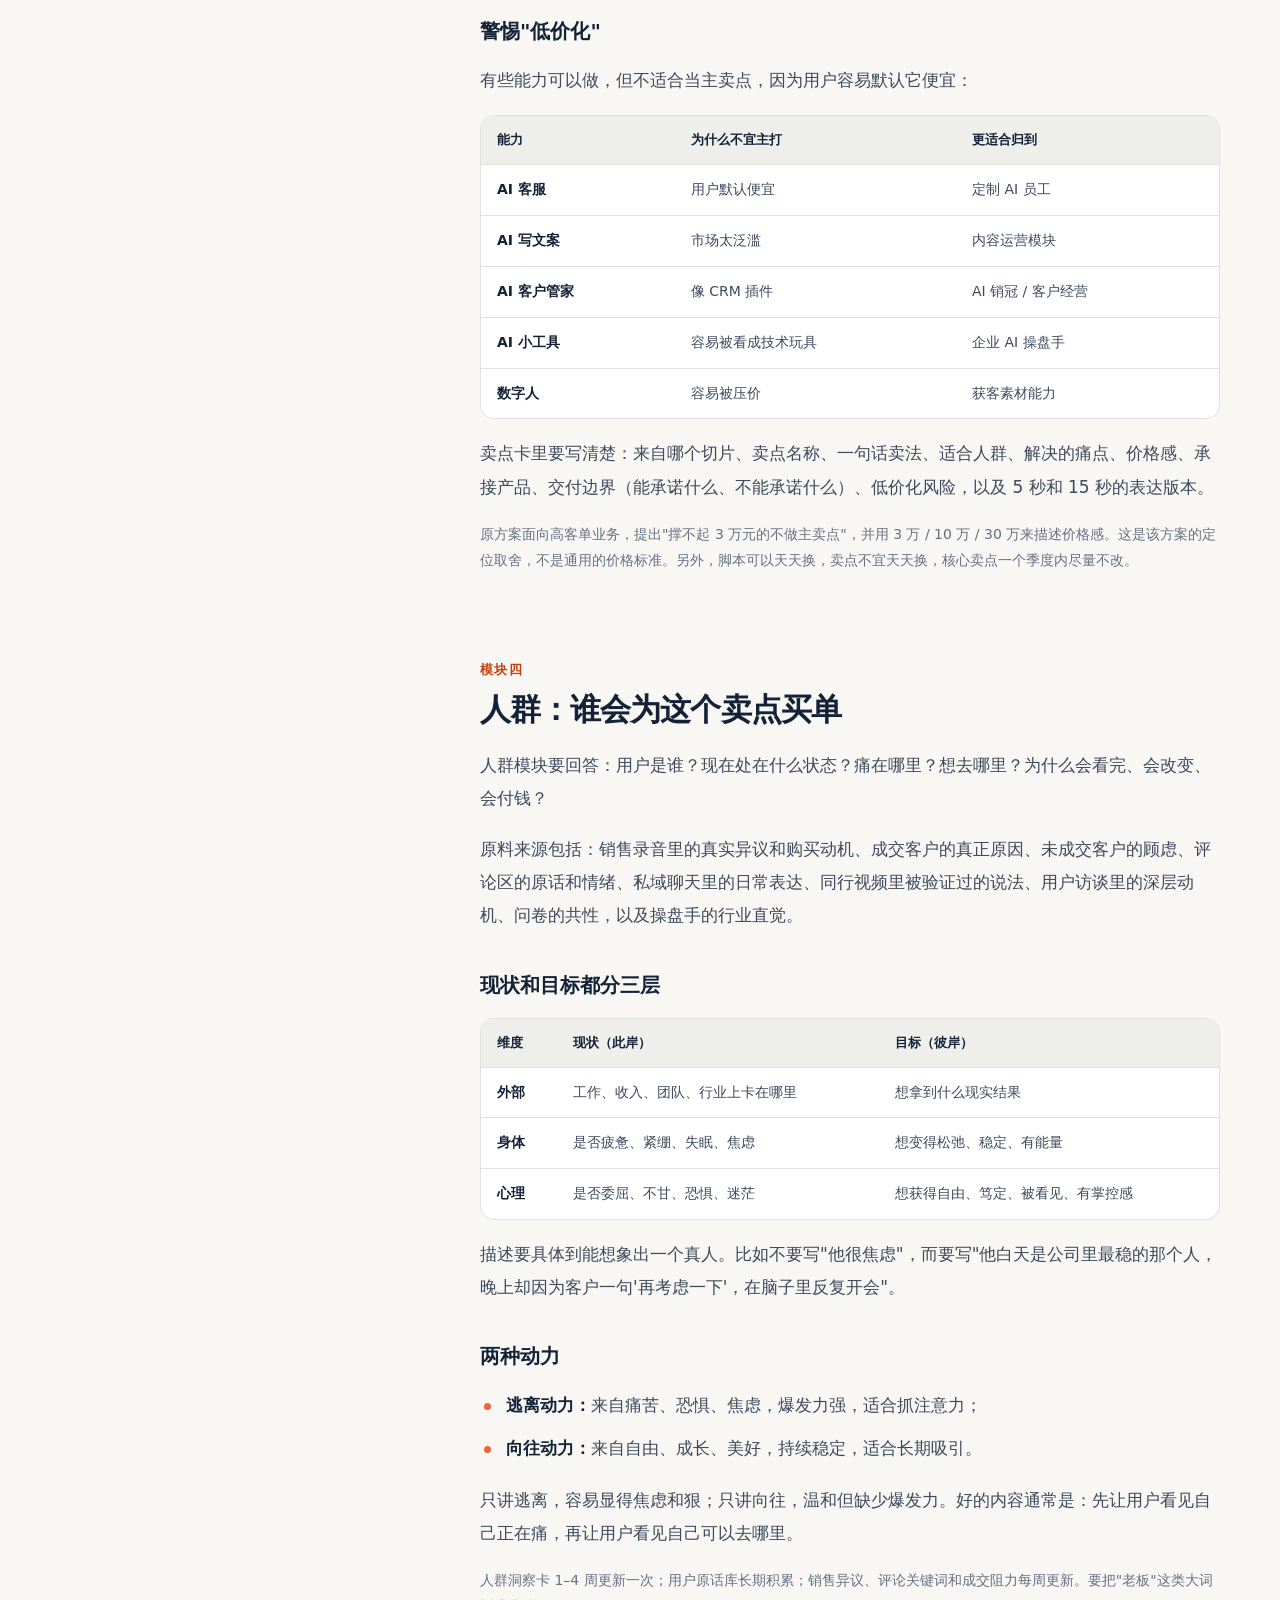
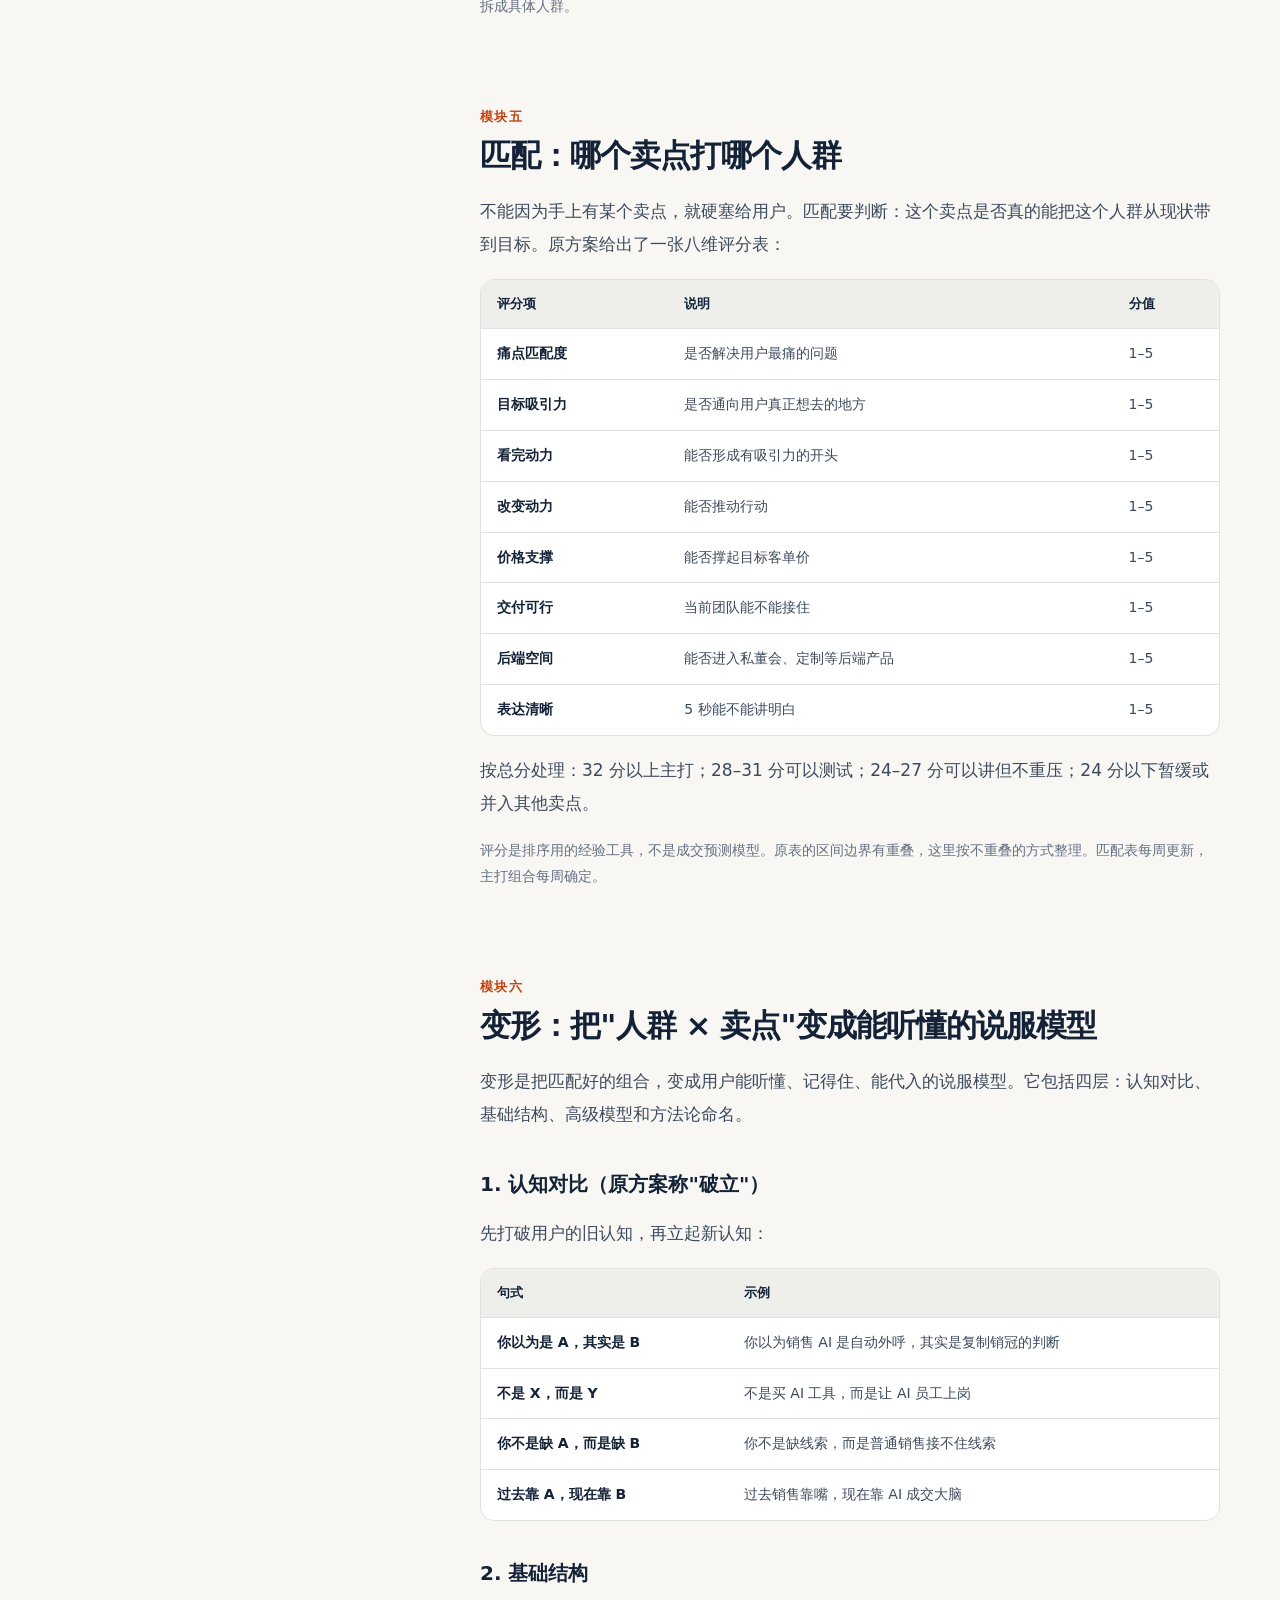
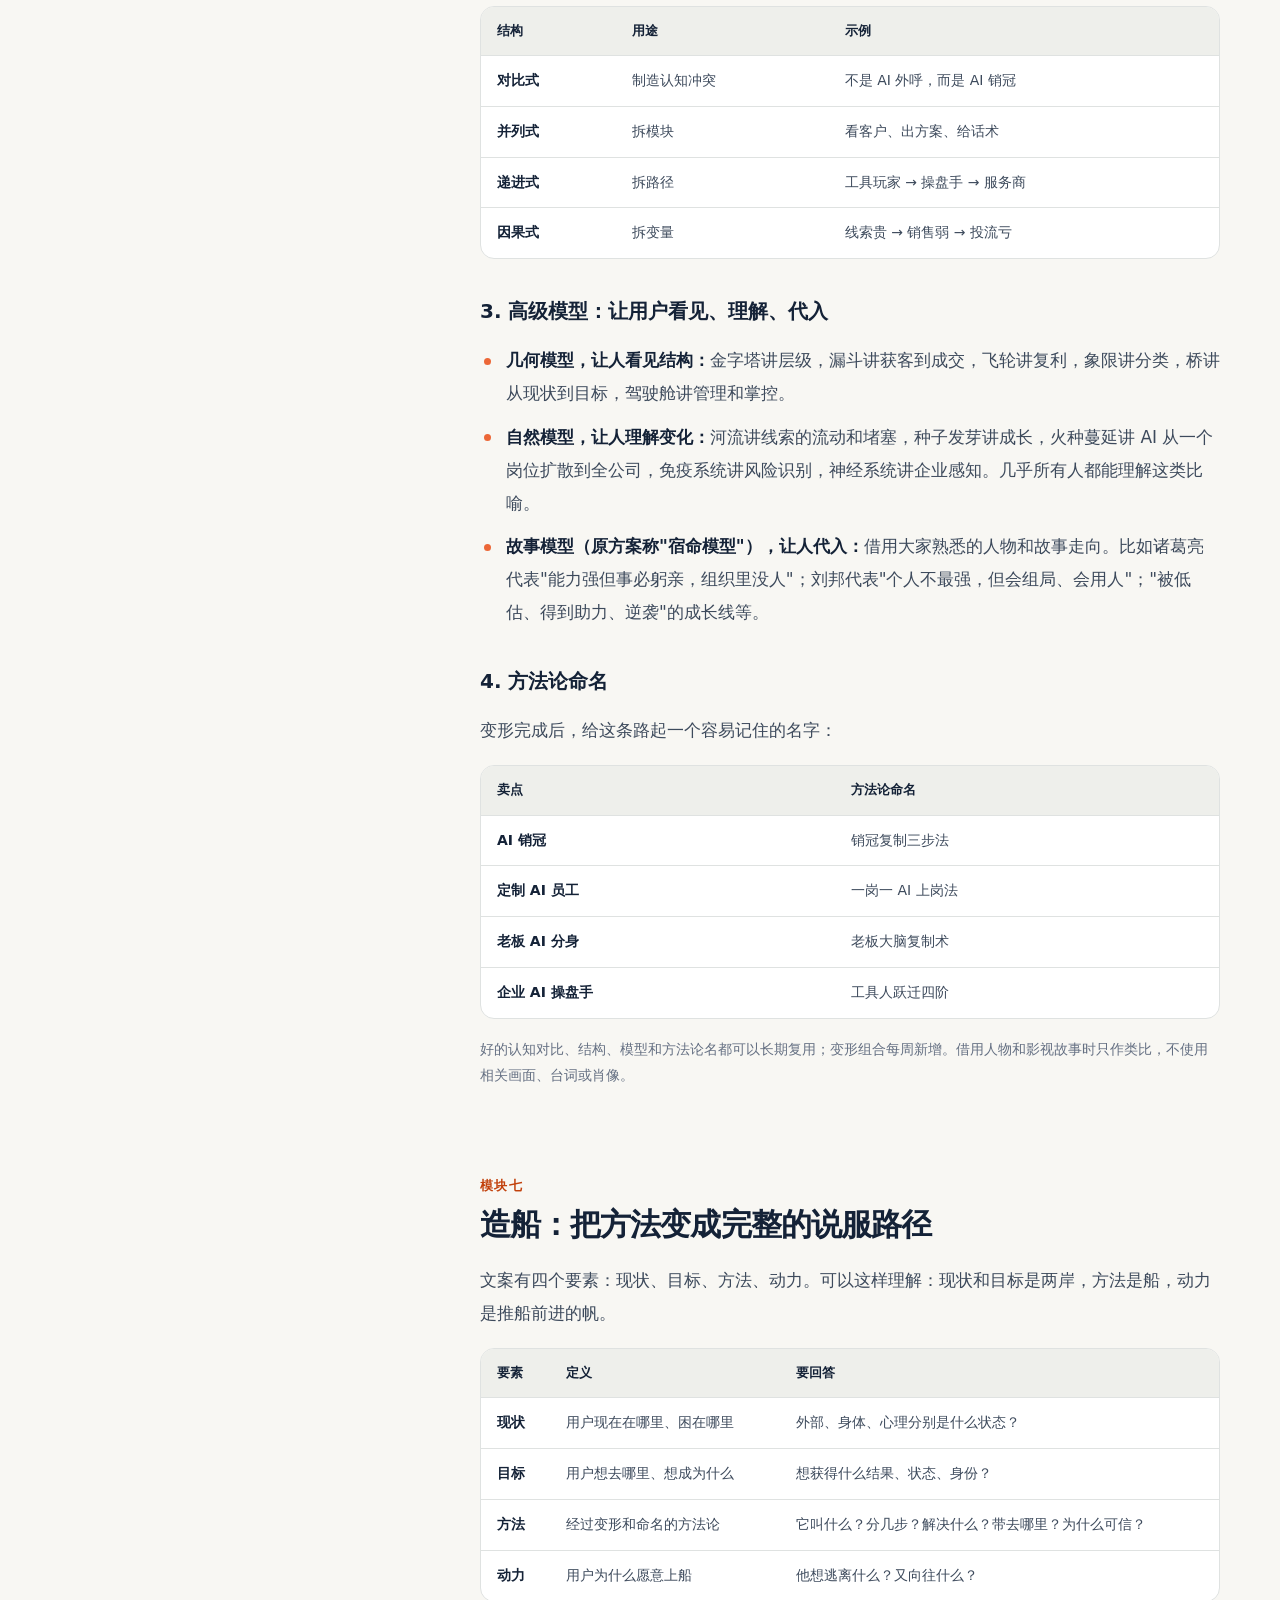
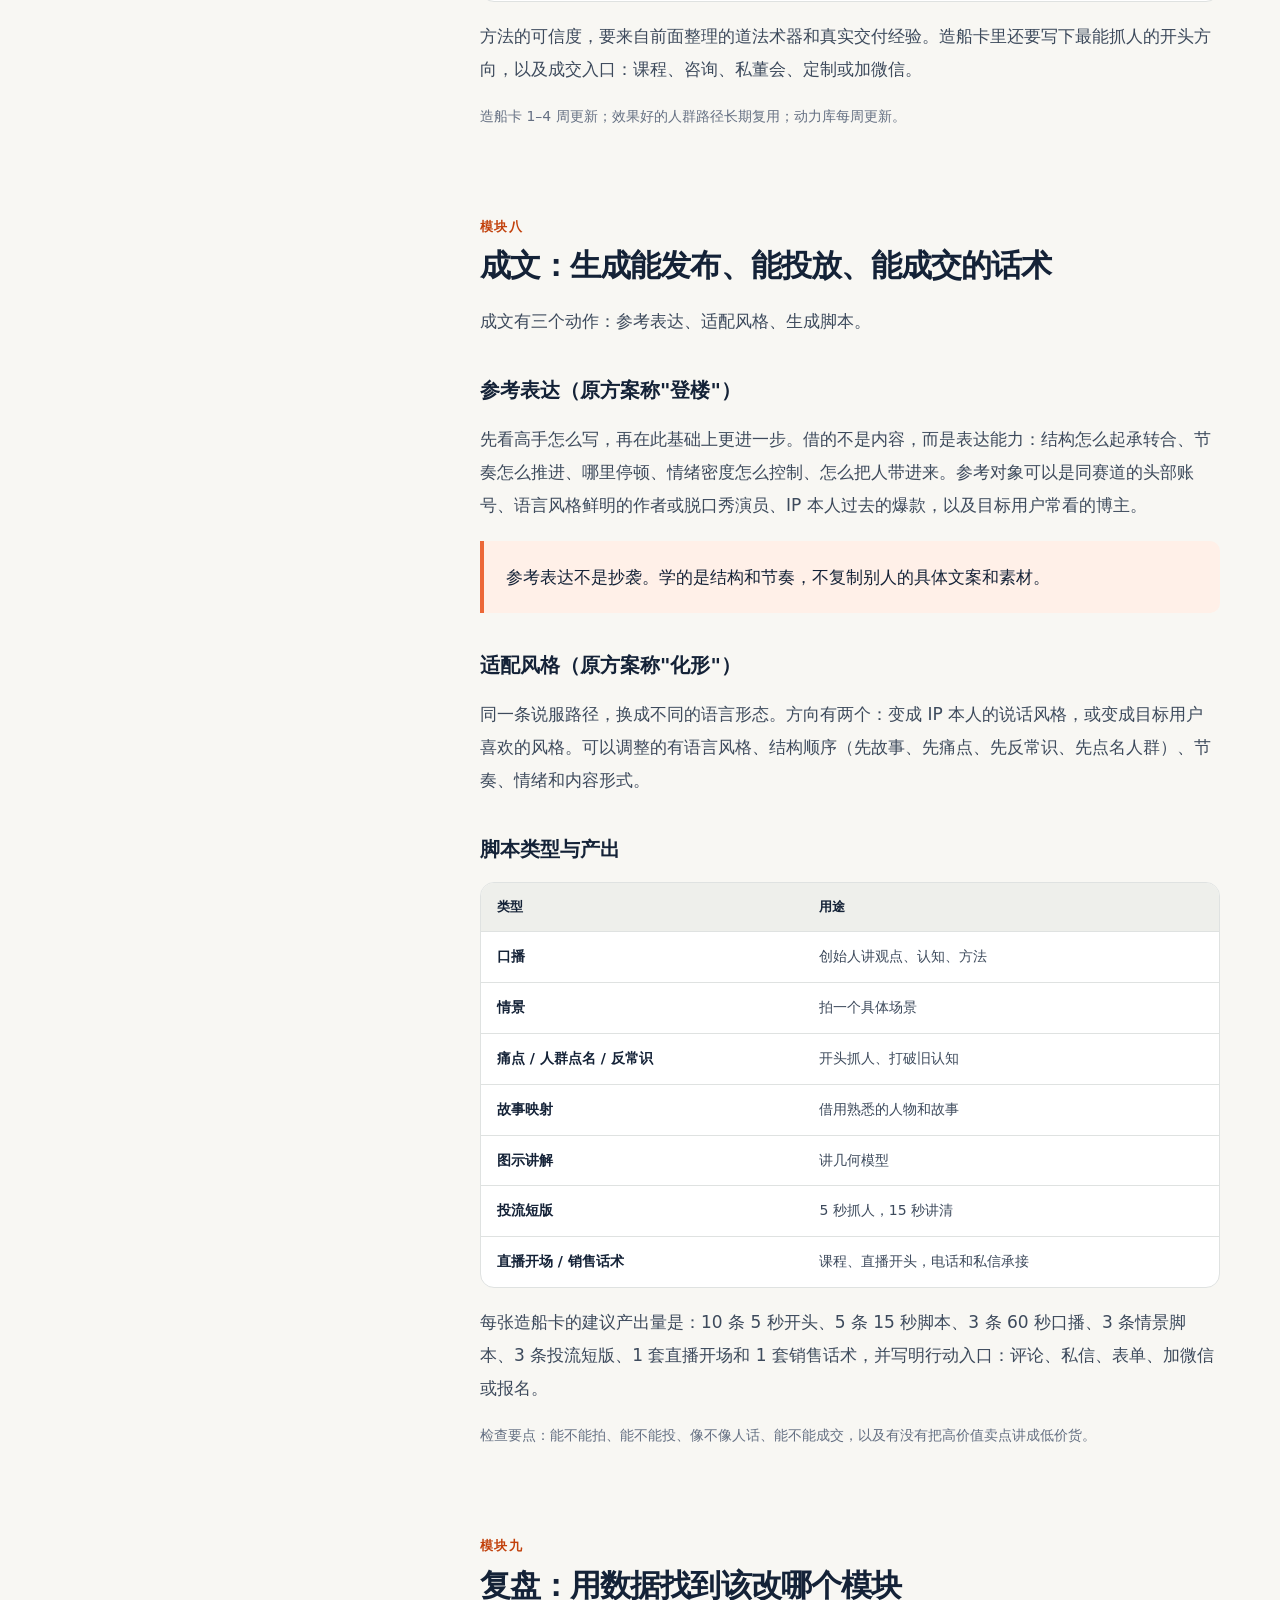
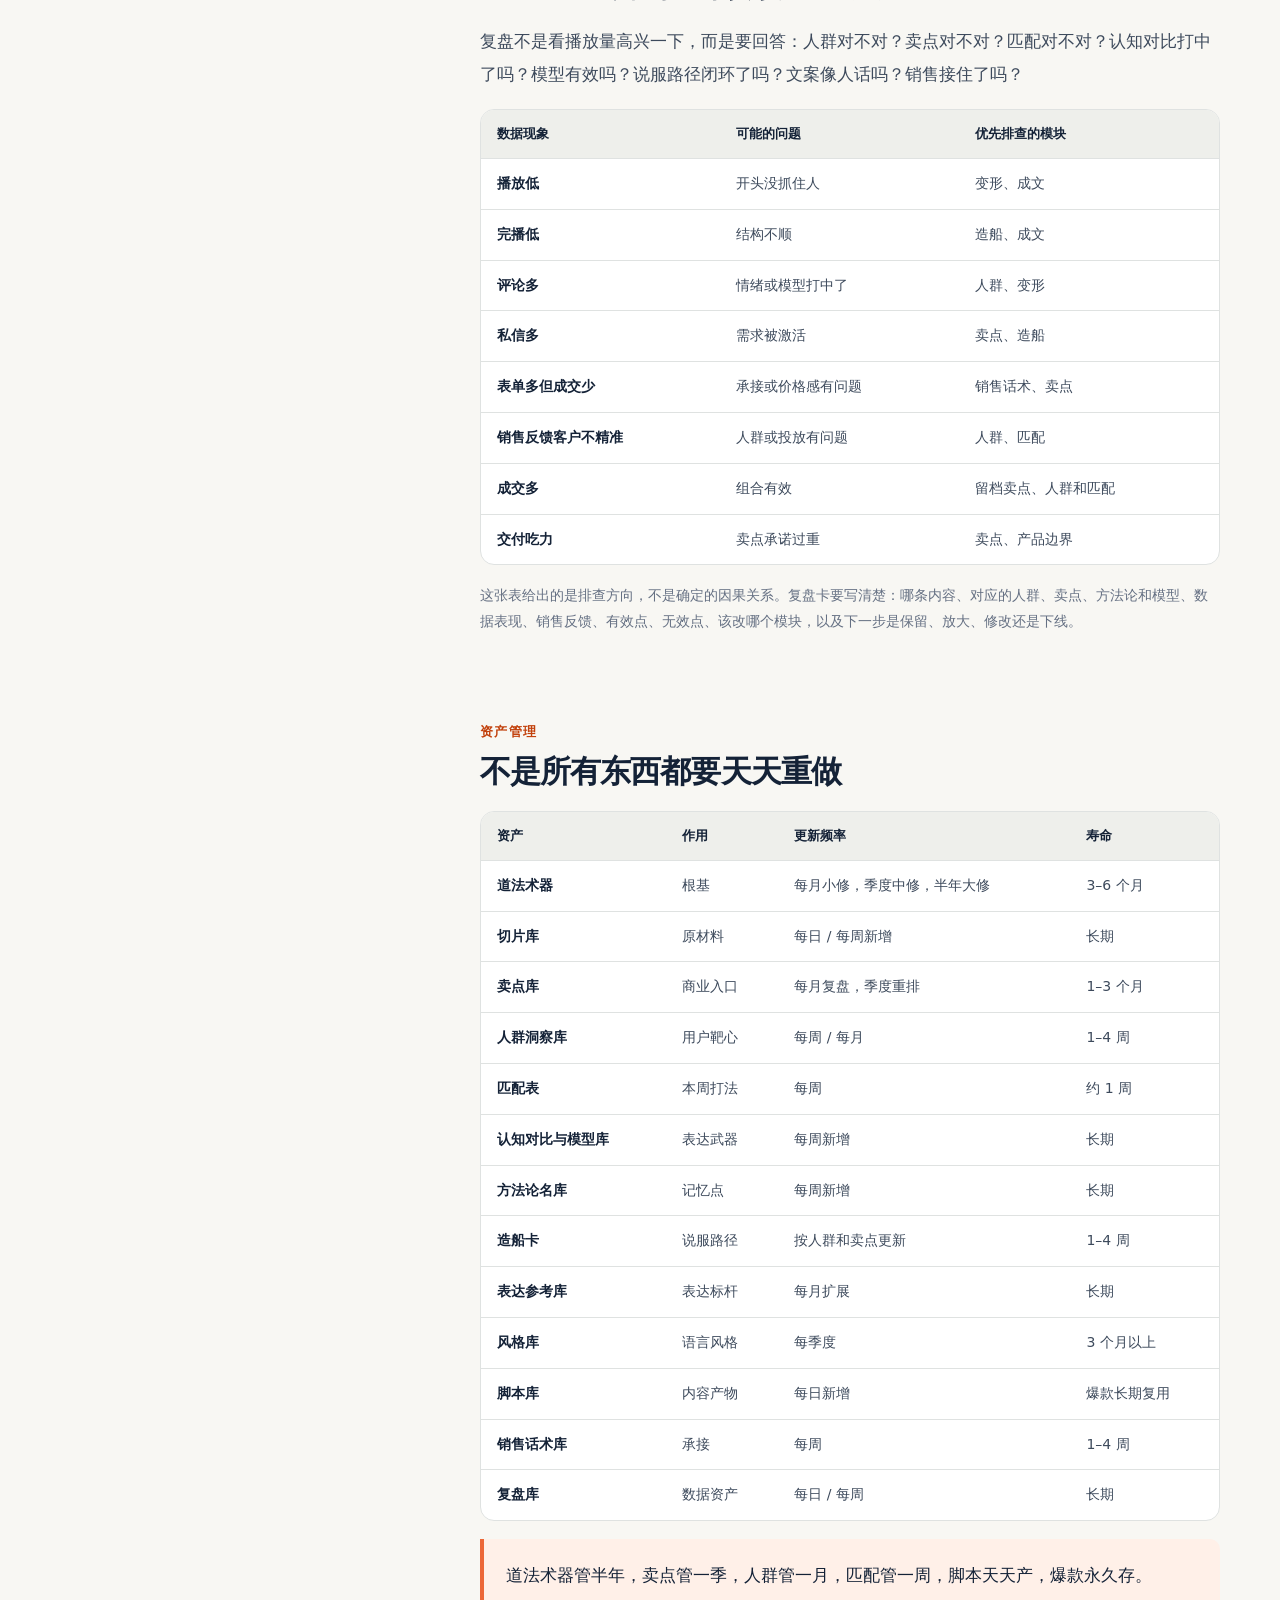
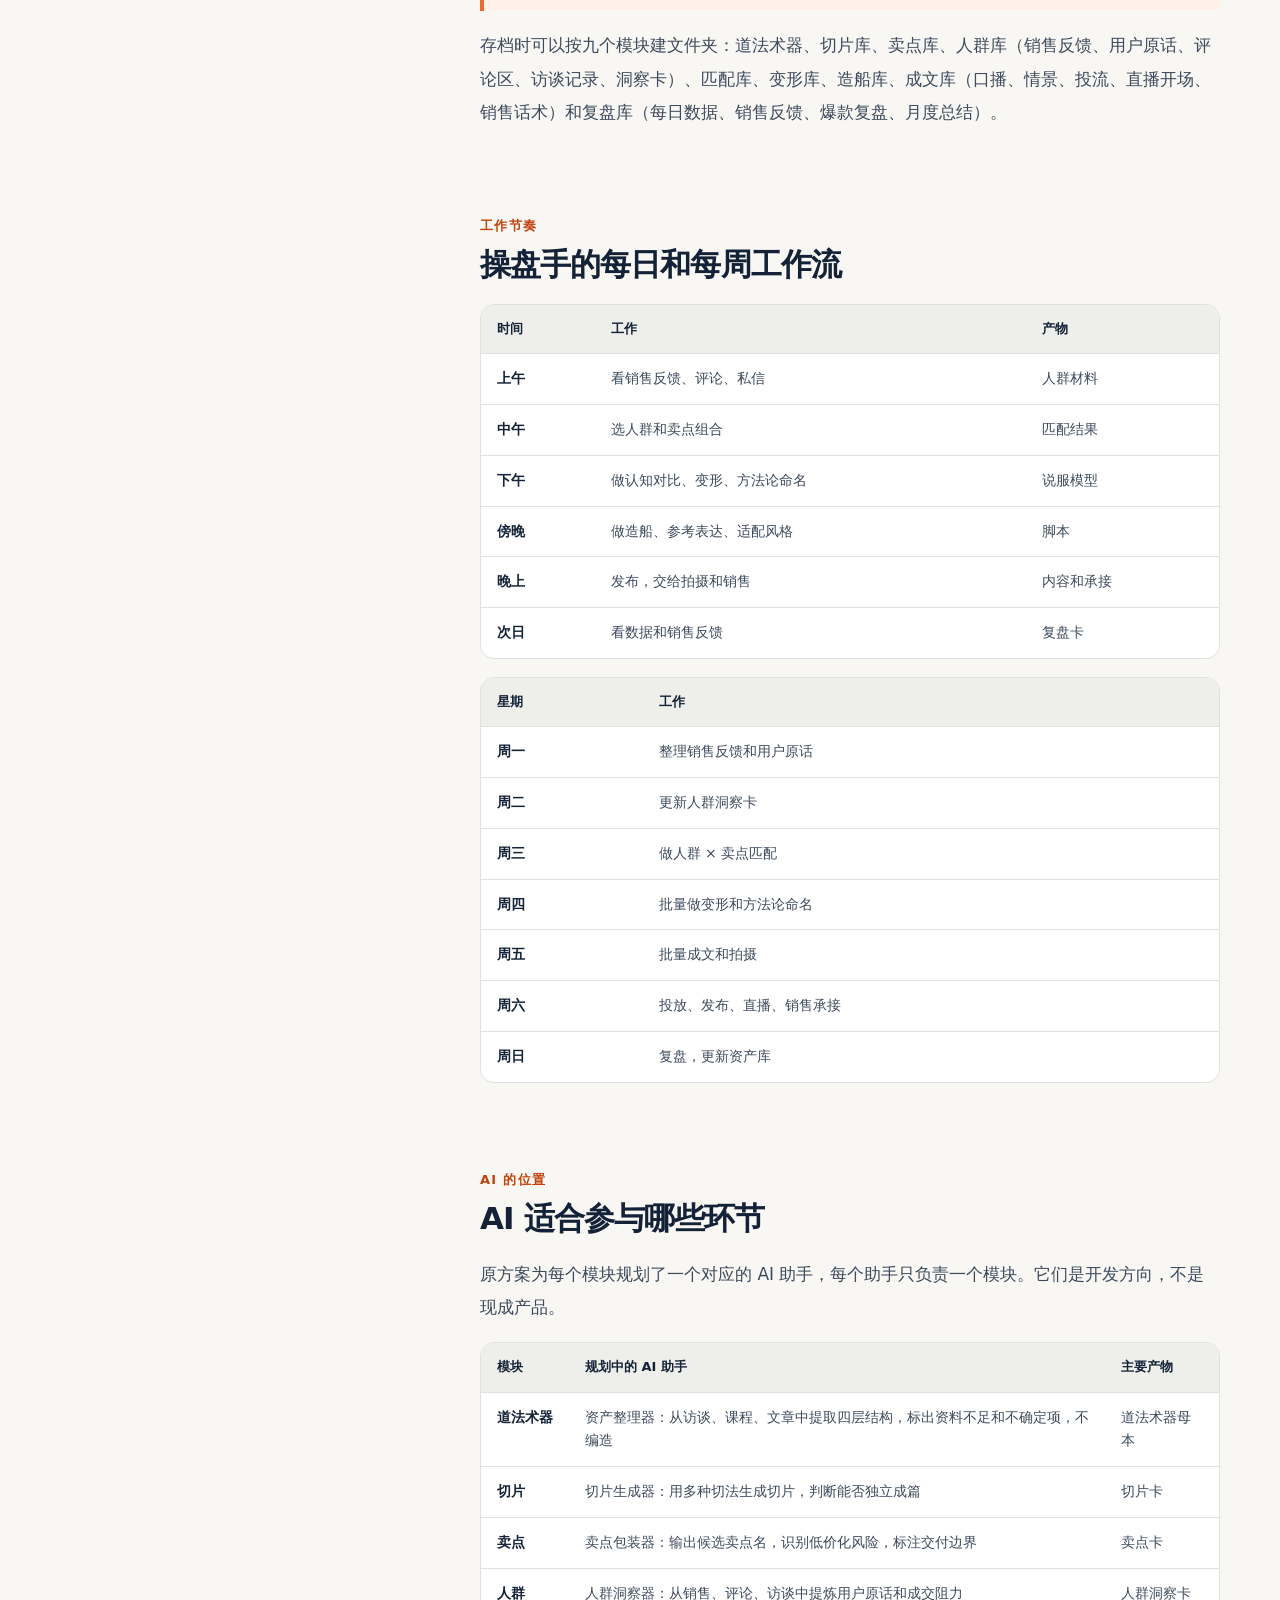
<file: cases/ip-content-system/index.html>
<!DOCTYPE html>
<html lang="zh-CN">
<head>
<meta charset="UTF-8">
<meta name="viewport" content="width=device-width, initial-scale=1.0">
<title>IP内容生产系统怎么搭？从经验资产到内容复盘的9个模块</title>
<meta name="description" content="把创始人和专家的经验变成可复用的内容生产流程：道法术器、切片、卖点、人群、匹配、变形、造船、成文、复盘九个模块，每个模块的输入、产物、验收标准和复用周期，以及AI可以参与的环节。">
<meta name="keywords" content="IP内容生产,创始人IP,内容生产流程,AI内容工作流,内容营销SOP,大乘流">
<meta name="robots" content="index,follow">
<meta name="applicable-device" content="pc,mobile">
<meta http-equiv="Cache-Control" content="no-transform">
<meta name="theme-color" content="#12273d">
<link rel="canonical" href="https://qiyeai.github.io/cases/ip-content-system/">
<link rel="icon" href="data:image/svg+xml,%3Csvg xmlns='http://www.w3.org/2000/svg' viewBox='0 0 32 32'%3E%3Crect width='32' height='32' rx='8' fill='%23c8f45a'/%3E%3Ctext x='16' y='22' font-size='16' font-weight='700' text-anchor='middle' fill='%2312273d' font-family='Arial'%3EAI%3C/text%3E%3C/svg%3E">
<meta property="og:title" content="IP内容生产系统怎么搭？从经验资产到内容复盘的9个模块">
<meta property="og:description" content="内容不是靠灵感，也不是反复让AI写稿，而是一条有输入、有产物、有验收、有复盘的生产线。">
<meta property="og:type" content="article">
<meta property="og:url" content="https://qiyeai.github.io/cases/ip-content-system/">
<meta property="og:locale" content="zh_CN">
<script type="application/ld+json">
{"@context":"https://schema.org","@graph":[
{"@type":"Article","headline":"IP内容生产系统怎么搭？从经验资产到内容复盘的9个模块","description":"拆解大乘流IP生产系统的九个模块，以及每个模块的输入、产物、验收标准和复用周期。","inLanguage":"zh-CN","datePublished":"2026-10-13","dateModified":"2026-10-13","mainEntityOfPage":"https://qiyeai.github.io/cases/ip-content-system/","author":{"@type":"Organization","name":"企业AI转型测评","url":"https://qiyeai.github.io/"},"publisher":{"@type":"Organization","name":"企业AI转型测评","url":"https://qiyeai.github.io/"}},
{"@type":"BreadcrumbList","itemListElement":[
{"@type":"ListItem","position":1,"name":"首页","item":"https://qiyeai.github.io/"},
{"@type":"ListItem","position":2,"name":"方案案例","item":"https://qiyeai.github.io/#cases"},
{"@type":"ListItem","position":3,"name":"IP内容生产系统","item":"https://qiyeai.github.io/cases/ip-content-system/"}]}
]}
</script>
<link rel="stylesheet" href="/assets/article.css">
<script src="/assets/source.js"></script>
</head>
<body>
<svg width="0" height="0" style="position:absolute" aria-hidden="true">
<symbol id="i-spark" viewBox="0 0 24 24"><path d="m12 3 1.5 4.5L18 9l-4.5 1.5L12 15l-1.5-4.5L6 9l4.5-1.5L12 3Z"/><path d="m18.5 15 .8 2.2 2.2.8-2.2.8-.8 2.2-.8-2.2-2.2-.8 2.2-.8.8-2.2Z"/></symbol>
<symbol id="i-arrow" viewBox="0 0 24 24"><path d="M5 12h14M13 6l6 6-6 6"/></symbol>
<symbol id="i-check" viewBox="0 0 24 24"><path d="m5 12 4 4L19 6"/></symbol>
<symbol id="i-clock" viewBox="0 0 24 24"><circle cx="12" cy="12" r="9"/><path d="M12 7v5l3 2"/></symbol>
</svg>

<header class="nav shell">
<a class="brand" href="/" aria-label="企业AI转型测评首页"><span class="brand-mark"><svg class="ico"><use href="#i-spark"/></svg></span><span>企业 AI 转型<span>测评</span></span></a>
<nav class="nav-links" aria-label="主导航"><a href="/ai-transformation/">改造方法</a><a href="/#cases">方案案例</a><a href="/#assessment">免费测评</a><a class="nav-cta" href="/#consult">预约咨询</a></nav>
</header>

<main>
<div class="shell">
<nav class="crumbs" aria-label="面包屑"><a href="/">首页</a><span aria-hidden="true">/</span><a href="/#cases">方案案例</a><span aria-hidden="true">/</span><span>IP 内容生产系统</span></nav>
</div>

<section class="article-hero">
<div class="hero-grid"></div>
<div class="shell">
<div class="badge lime"><i></i>方法案例 · 面向创始人 IP 与内容团队</div>
<h1>IP 内容生产系统怎么搭？<br><em>从经验资产到内容复盘的 9 个模块</em></h1>
<p class="article-lead">这套方法来自"大乘流 IP 生产系统"。它不是提示词合集，也不是写一次文案的技巧，而是一条给内容操盘手用的生产线：每个环节都有输入、产物、验收标准和复用周期，内容发布后再用数据和销售反馈回流改进。</p>
<div class="article-meta"><span><svg class="ico"><use href="#i-clock"/></svg>阅读约 18 分钟</span><span><svg class="ico"><use href="#i-check"/></svg>适合：创始人、专家型服务团队、内容操盘手</span></div>
</div>
</section>

<div class="shell article-layout">
<details class="toc" open>
<summary>本文目录</summary>
<ol>
<li><a href="#overview">总纲：哲学、工程、数据三层</a></li>
<li><a href="#principle">每个模块的六个要素</a></li>
<li><a href="#table">九大模块总表</a></li>
<li><a href="#m1">模块一 道法术器</a></li>
<li><a href="#m2">模块二 切片</a></li>
<li><a href="#m3">模块三 卖点</a></li>
<li><a href="#m4">模块四 人群</a></li>
<li><a href="#m5">模块五 匹配</a></li>
<li><a href="#m6">模块六 变形</a></li>
<li><a href="#m7">模块七 造船</a></li>
<li><a href="#m8">模块八 成文</a></li>
<li><a href="#m9">模块九 复盘</a></li>
<li><a href="#lifecycle">资产生命周期</a></li>
<li><a href="#workflow">每日 / 每周工作流</a></li>
<li><a href="#ai">AI 适合参与哪些环节</a></li>
<li><a href="#qa">发布前后验收</a></li>
</ol>
</details>

<article class="prose">

<div class="summary">
<span>先说结论</span>
<h2>一句话看懂这套系统</h2>
<ol>
<li><strong>从已有资产出发：</strong>先整理创始人的观点、方法、动作和交付工具，内容才不会枯竭。</li>
<li><strong>九个模块串成一条线：</strong>道法术器 → 切片 → 卖点 → 人群 → 匹配 → 变形 → 造船 → 成文 → 复盘。</li>
<li><strong>两次命名：</strong>卖点阶段给"卖什么"命名，变形之后给"怎么走"命名。</li>
<li><strong>不是所有东西天天重做：</strong>核心资产管半年，卖点管一季，人群管一月，匹配管一周，脚本天天产。</li>
</ol>
</div>

<h2 id="overview"><span class="no">总纲</span>它不是灵感流，而是一条可复现的生产线</h2>
<p>这套系统的定位很明确：不靠玄学，不靠灵感，也不只是短视频写作技巧，而是一套由理念指引方向、由工程模块落地、由数据反馈持续改进的 IP 内容生产系统。</p>
<div class="table-wrap"><table>
<thead><tr><th>层次</th><th>负责回答</th></tr></thead>
<tbody>
<tr><td>理念层</td><td>为什么要讲？讲给谁？用户现在处在什么状态？想去哪里？这个 IP 的核心主张是什么？用户为什么愿意跟着走？</td></tr>
<tr><td>工程层</td><td>输入是什么？要处理什么？产出什么？谁来判断？怎么存档？产物能用多久？</td></tr>
<tr><td>数据层</td><td>播放、评论、私信、表单、销售、成交，数据怎么回流？下一轮怎么做得更好？</td></tr>
</tbody>
</table></div>
<p>它的底层流程可以写成一条线：</p>
<blockquote>已有资产 → 选取材料 → 判断商业价值 → 匹配目标人群 → 生成说服结构 → 生成内容表达 → 发布验证 → 回流资产库</blockquote>
<p>流程中有两次命名，作用不同：</p>
<div class="table-wrap"><table>
<thead><tr><th>命名时机</th><th>名称</th><th>作用</th></tr></thead>
<tbody>
<tr><td>卖点阶段</td><td>卖点命名</td><td>让市场知道这是什么、为什么值钱</td></tr>
<tr><td>变形之后</td><td>方法论命名</td><td>让用户记住这条路，愿意传播和行动</td></tr>
</tbody>
</table></div>

<h2 id="principle"><span class="no">工程原则</span>每个模块都要有六个要素</h2>
<div class="table-wrap"><table>
<thead><tr><th>要素</th><th>说明</th></tr></thead>
<tbody>
<tr><td>输入</td><td>这个模块需要什么材料</td></tr>
<tr><td>处理</td><td>操盘手或 AI 要完成什么动作</td></tr>
<tr><td>输出</td><td>必须产出什么文档、表格或卡片</td></tr>
<tr><td>验收</td><td>怎么判断这个产物合格</td></tr>
<tr><td>存档</td><td>产物放在哪里</td></tr>
<tr><td>复用周期</td><td>能用多久，什么时候更新</td></tr>
</tbody>
</table></div>
<blockquote>一个环节没有输入输出，它只是感觉，不是流程；一个产物没有验收标准，它只是草稿，不是资产；一条内容没有回流机制，它只是一次性创作，不是系统。</blockquote>

<h2 id="table"><span class="no">总览</span>九大模块总表</h2>
<div class="table-wrap"><table>
<thead><tr><th>模块</th><th>输入</th><th>处理动作</th><th>产物</th><th>验收标准</th><th>复用周期</th></tr></thead>
<tbody>
<tr><td>道法术器</td><td>创始人访谈、课程、产品、案例</td><td>提炼理念、方法、动作、工具</td><td>道法术器母本</td><td>能解释问题、能继续切片</td><td>3–6 个月</td></tr>
<tr><td>切片</td><td>道法术器母本</td><td>横切、竖切、斜切、挖切</td><td>切片卡</td><td>能独立成篇、能命名、能做成卖点</td><td>每日 / 每周新增</td></tr>
<tr><td>卖点</td><td>切片、市场反馈</td><td>判断价格感、包装、命名</td><td>卖点卡</td><td>撑得起高客单、销售能讲、团队能交付</td><td>1 个月–1 季度</td></tr>
<tr><td>人群</td><td>销售反馈、评论、访谈、同行内容</td><td>提炼现状、目标、痛点、动力</td><td>人群洞察卡</td><td>人群具体、痛点真实、目标有吸引力</td><td>1–4 周</td></tr>
<tr><td>匹配</td><td>卖点卡、人群卡</td><td>评分、排序、取舍</td><td>匹配表</td><td>高分组合进入主打</td><td>每周</td></tr>
<tr><td>变形</td><td>匹配结果</td><td>认知对比、结构拆解、模型化、方法论命名</td><td>说服模型</td><td>有冲突、有结构、有画面、能代入</td><td>好模型长期复用</td></tr>
<tr><td>造船</td><td>人群卡、方法论模型</td><td>梳理现状、目标、方法、动力</td><td>造船卡</td><td>用户能被带入，并导向行动</td><td>1–4 周</td></tr>
<tr><td>成文</td><td>造船卡、风格目标</td><td>参考表达、适配风格、生成脚本</td><td>口播 / 投流 / 直播 / 销售话术</td><td>能拍、能投、像人话、能成交</td><td>每日生产</td></tr>
<tr><td>复盘</td><td>播放、评论、私信、销售、成交</td><td>找问题、回流资产</td><td>复盘卡</td><td>明确该改哪个模块</td><td>每日 / 每周</td></tr>
</tbody>
</table></div>

<h2 id="m1"><span class="no">模块一</span>道法术器：整理"我们到底有什么"</h2>
<p>道法术器是整个系统的根。它要回答：我们有什么？相信什么？怎么解释问题？怎么解决问题？有哪些动作、工具、产品和交付能力？</p>
<p>它不是一次写完的 PPT，而是一个持续生长的母本。初版不必完美，但要先有一套能用的结构，后面所有模块都从这里出发。</p>
<div class="table-wrap"><table>
<thead><tr><th>层级</th><th>含义</th><th>要提取的内容</th></tr></thead>
<tbody>
<tr><td>道</td><td>根本主张</td><td>我相信什么？反对什么？怎么看待这个行业的问题？</td></tr>
<tr><td>法</td><td>方法论</td><td>我怎么解决问题？有没有稳定的路径？</td></tr>
<tr><td>术</td><td>具体动作</td><td>具体怎么做？有哪些训练、流程和步骤？</td></tr>
<tr><td>器</td><td>工具载体</td><td>用什么表格、AI、系统、课程或产品来交付？</td></tr>
</tbody>
</table></div>
<p>操盘手要去收集材料，而不是坐在电脑前空想：创始人口述的观点和经历、已有课程里的方法和案例、过往视频里的表达习惯、产品真正能解决的问题、销售反馈里用户买或不买的原因、团队真正交付过的内容、产生过结果的用户案例。</p>
<h3>验收标准</h3>
<ul>
<li>道是底层判断，不是口号；</li>
<li>法能从道里自然推出来；</li>
<li>术能变成具体动作；</li>
<li>器有工具、模板、AI 或产品来承接；</li>
<li>能切出多个小闭环，并且能持续生长。</li>
</ul>
<p class="note">更新节奏：初版先用 1 个月，稳定版可用 3–6 个月；每月小修，每季度中修，半年大修。它是地基，不需要天天重做。</p>

<h2 id="m2"><span class="no">模块二</span>切片：从大体系里切出一块能讲清楚的</h2>
<p>完整的体系太大，不能一股脑丢给用户。短视频、投流、直播和销售话术，都需要一块小而清楚的内容。切片就是从道法术器里切出一块：用户能理解、内容能讲完、产品能承接。</p>
<p>不切片的常见后果是：一次讲太多，用户听不懂；方法太完整，视频装不下；体系太宏大，失去痛点；信息太密，用户划走；没有独立名字，难以传播。</p>
<div class="table-wrap"><table>
<thead><tr><th>切法</th><th>说明</th><th>适合产物</th></tr></thead>
<tbody>
<tr><td>横切</td><td>只切一个层级</td><td>单条短视频、单个模块</td></tr>
<tr><td>竖切</td><td>切一条完整路径</td><td>体系课、长口播</td></tr>
<tr><td>斜切</td><td>跨几个模块组合</td><td>新模型、新卖点</td></tr>
<tr><td>挖切</td><td>只挖一个细节</td><td>单点爆款短视频</td></tr>
<tr><td>顺切</td><td>连续切两三步</td><td>系列内容</td></tr>
<tr><td>跳切</td><td>组合相距较远的模块</td><td>新鲜表达</td></tr>
<tr><td>人群切</td><td>按具体人群切</td><td>定向投流、精准内容</td></tr>
<tr><td>场景切</td><td>按具体场景切</td><td>情景短剧、销售话术</td></tr>
</tbody>
</table></div>
<p>好的切片要满足：一条视频能讲完；有起点、过程和结果；能打中一个具体问题；能起名字；用户会觉得有价值；能进入课程、咨询或定制；换一个人群还能讲。</p>
<p class="note">普通切片每日或每周新增，高价值切片长期存档，切片库每月整理一次。体系越完整，可切的方向越多，内容就越不容易枯竭。</p>

<h2 id="m3"><span class="no">模块三</span>卖点：用户为什么愿意为它付钱</h2>
<p>卖点的任务，是把切片包装成市场愿意购买的商业表达。卖点不是"我们有什么"，而是"用户为什么愿意为这个付钱"。</p>
<blockquote>道法术器 → 切片 → 市场需求判断 → 卖点包装 → 卖点命名</blockquote>
<p>原方案以企业 AI 服务举例：</p>
<div class="table-wrap"><table>
<thead><tr><th>能力切片</th><th>卖点包装</th></tr></thead>
<tbody>
<tr><td>把 AI 装进岗位</td><td>定制 AI 员工</td></tr>
<tr><td>复制销售高手的判断</td><td>AI 销冠</td></tr>
<tr><td>复制老板的思考方式</td><td>老板 AI 分身</td></tr>
<tr><td>帮企业落地 AI</td><td>企业 AI 操盘手</td></tr>
<tr><td>把管理数据接入 AI</td><td>企业 AI 指挥舱</td></tr>
</tbody>
</table></div>
<p>好的卖点名要有画面感、岗位感、价格感、问题感、成交感和交付感：用户听完能想象，一听就知道解决什么，不像一个小插件，销售能讲，团队知道怎么交付。</p>
<h3>警惕"低价化"</h3>
<p>有些能力可以做，但不适合当主卖点，因为用户容易默认它便宜：</p>
<div class="table-wrap"><table>
<thead><tr><th>能力</th><th>为什么不宜主打</th><th>更适合归到</th></tr></thead>
<tbody>
<tr><td>AI 客服</td><td>用户默认便宜</td><td>定制 AI 员工</td></tr>
<tr><td>AI 写文案</td><td>市场太泛滥</td><td>内容运营模块</td></tr>
<tr><td>AI 客户管家</td><td>像 CRM 插件</td><td>AI 销冠 / 客户经营</td></tr>
<tr><td>AI 小工具</td><td>容易被看成技术玩具</td><td>企业 AI 操盘手</td></tr>
<tr><td>数字人</td><td>容易被压价</td><td>获客素材能力</td></tr>
</tbody>
</table></div>
<p>卖点卡里要写清楚：来自哪个切片、卖点名称、一句话卖法、适合人群、解决的痛点、价格感、承接产品、交付边界（能承诺什么、不能承诺什么）、低价化风险，以及 5 秒和 15 秒的表达版本。</p>
<p class="note">原方案面向高客单业务，提出"撑不起 3 万元的不做主卖点"，并用 3 万 / 10 万 / 30 万来描述价格感。这是该方案的定位取舍，不是通用的价格标准。另外，脚本可以天天换，卖点不宜天天换，核心卖点一个季度内尽量不改。</p>

<h2 id="m4"><span class="no">模块四</span>人群：谁会为这个卖点买单</h2>
<p>人群模块要回答：用户是谁？现在处在什么状态？痛在哪里？想去哪里？为什么会看完、会改变、会付钱？</p>
<p>原料来源包括：销售录音里的真实异议和购买动机、成交客户的真正原因、未成交客户的顾虑、评论区的原话和情绪、私域聊天里的日常表达、同行视频里被验证过的说法、用户访谈里的深层动机、问卷的共性，以及操盘手的行业直觉。</p>
<h3>现状和目标都分三层</h3>
<div class="table-wrap"><table>
<thead><tr><th>维度</th><th>现状（此岸）</th><th>目标（彼岸）</th></tr></thead>
<tbody>
<tr><td>外部</td><td>工作、收入、团队、行业上卡在哪里</td><td>想拿到什么现实结果</td></tr>
<tr><td>身体</td><td>是否疲惫、紧绷、失眠、焦虑</td><td>想变得松弛、稳定、有能量</td></tr>
<tr><td>心理</td><td>是否委屈、不甘、恐惧、迷茫</td><td>想获得自由、笃定、被看见、有掌控感</td></tr>
</tbody>
</table></div>
<p>描述要具体到能想象出一个真人。比如不要写"他很焦虑"，而要写"他白天是公司里最稳的那个人，晚上却因为客户一句'再考虑一下'，在脑子里反复开会"。</p>
<h3>两种动力</h3>
<ul>
<li><strong>逃离动力：</strong>来自痛苦、恐惧、焦虑，爆发力强，适合抓注意力；</li>
<li><strong>向往动力：</strong>来自自由、成长、美好，持续稳定，适合长期吸引。</li>
</ul>
<p>只讲逃离，容易显得焦虑和狠；只讲向往，温和但缺少爆发力。好的内容通常是：先让用户看见自己正在痛，再让用户看见自己可以去哪里。</p>
<p class="note">人群洞察卡 1–4 周更新一次；用户原话库长期积累；销售异议、评论关键词和成交阻力每周更新。要把"老板"这类大词拆成具体人群。</p>

<h2 id="m5"><span class="no">模块五</span>匹配：哪个卖点打哪个人群</h2>
<p>不能因为手上有某个卖点，就硬塞给用户。匹配要判断：这个卖点是否真的能把这个人群从现状带到目标。原方案给出了一张八维评分表：</p>
<div class="table-wrap"><table>
<thead><tr><th>评分项</th><th>说明</th><th>分值</th></tr></thead>
<tbody>
<tr><td>痛点匹配度</td><td>是否解决用户最痛的问题</td><td>1–5</td></tr>
<tr><td>目标吸引力</td><td>是否通向用户真正想去的地方</td><td>1–5</td></tr>
<tr><td>看完动力</td><td>能否形成有吸引力的开头</td><td>1–5</td></tr>
<tr><td>改变动力</td><td>能否推动行动</td><td>1–5</td></tr>
<tr><td>价格支撑</td><td>能否撑起目标客单价</td><td>1–5</td></tr>
<tr><td>交付可行</td><td>当前团队能不能接住</td><td>1–5</td></tr>
<tr><td>后端空间</td><td>能否进入私董会、定制等后端产品</td><td>1–5</td></tr>
<tr><td>表达清晰</td><td>5 秒能不能讲明白</td><td>1–5</td></tr>
</tbody>
</table></div>
<p>按总分处理：32 分以上主打；28–31 分可以测试；24–27 分可以讲但不重压；24 分以下暂缓或并入其他卖点。</p>
<p class="note">评分是排序用的经验工具，不是成交预测模型。原表的区间边界有重叠，这里按不重叠的方式整理。匹配表每周更新，主打组合每周确定。</p>

<h2 id="m6"><span class="no">模块六</span>变形：把"人群 × 卖点"变成能听懂的说服模型</h2>
<p>变形是把匹配好的组合，变成用户能听懂、记得住、能代入的说服模型。它包括四层：认知对比、基础结构、高级模型和方法论命名。</p>
<h3>1. 认知对比（原方案称"破立"）</h3>
<p>先打破用户的旧认知，再立起新认知：</p>
<div class="table-wrap"><table>
<thead><tr><th>句式</th><th>示例</th></tr></thead>
<tbody>
<tr><td>你以为是 A，其实是 B</td><td>你以为销售 AI 是自动外呼，其实是复制销冠的判断</td></tr>
<tr><td>不是 X，而是 Y</td><td>不是买 AI 工具，而是让 AI 员工上岗</td></tr>
<tr><td>你不是缺 A，而是缺 B</td><td>你不是缺线索，而是普通销售接不住线索</td></tr>
<tr><td>过去靠 A，现在靠 B</td><td>过去销售靠嘴，现在靠 AI 成交大脑</td></tr>
</tbody>
</table></div>
<h3>2. 基础结构</h3>
<div class="table-wrap"><table>
<thead><tr><th>结构</th><th>用途</th><th>示例</th></tr></thead>
<tbody>
<tr><td>对比式</td><td>制造认知冲突</td><td>不是 AI 外呼，而是 AI 销冠</td></tr>
<tr><td>并列式</td><td>拆模块</td><td>看客户、出方案、给话术</td></tr>
<tr><td>递进式</td><td>拆路径</td><td>工具玩家 → 操盘手 → 服务商</td></tr>
<tr><td>因果式</td><td>拆变量</td><td>线索贵 → 销售弱 → 投流亏</td></tr>
</tbody>
</table></div>
<h3>3. 高级模型：让用户看见、理解、代入</h3>
<ul>
<li><strong>几何模型，让人看见结构：</strong>金字塔讲层级，漏斗讲获客到成交，飞轮讲复利，象限讲分类，桥讲从现状到目标，驾驶舱讲管理和掌控。</li>
<li><strong>自然模型，让人理解变化：</strong>河流讲线索的流动和堵塞，种子发芽讲成长，火种蔓延讲 AI 从一个岗位扩散到全公司，免疫系统讲风险识别，神经系统讲企业感知。几乎所有人都能理解这类比喻。</li>
<li><strong>故事模型（原方案称"宿命模型"），让人代入：</strong>借用大家熟悉的人物和故事走向。比如诸葛亮代表"能力强但事必躬亲，组织里没人"；刘邦代表"个人不最强，但会组局、会用人"；"被低估、得到助力、逆袭"的成长线等。</li>
</ul>
<h3>4. 方法论命名</h3>
<p>变形完成后，给这条路起一个容易记住的名字：</p>
<div class="table-wrap"><table>
<thead><tr><th>卖点</th><th>方法论命名</th></tr></thead>
<tbody>
<tr><td>AI 销冠</td><td>销冠复制三步法</td></tr>
<tr><td>定制 AI 员工</td><td>一岗一 AI 上岗法</td></tr>
<tr><td>老板 AI 分身</td><td>老板大脑复制术</td></tr>
<tr><td>企业 AI 操盘手</td><td>工具人跃迁四阶</td></tr>
</tbody>
</table></div>
<p class="note">好的认知对比、结构、模型和方法论名都可以长期复用；变形组合每周新增。借用人物和影视故事时只作类比，不使用相关画面、台词或肖像。</p>

<h2 id="m7"><span class="no">模块七</span>造船：把方法变成完整的说服路径</h2>
<p>文案有四个要素：现状、目标、方法、动力。可以这样理解：现状和目标是两岸，方法是船，动力是推船前进的帆。</p>
<div class="table-wrap"><table>
<thead><tr><th>要素</th><th>定义</th><th>要回答</th></tr></thead>
<tbody>
<tr><td>现状</td><td>用户现在在哪里、困在哪里</td><td>外部、身体、心理分别是什么状态？</td></tr>
<tr><td>目标</td><td>用户想去哪里、想成为什么</td><td>想获得什么结果、状态、身份？</td></tr>
<tr><td>方法</td><td>经过变形和命名的方法论</td><td>它叫什么？分几步？解决什么？带去哪里？为什么可信？</td></tr>
<tr><td>动力</td><td>用户为什么愿意上船</td><td>他想逃离什么？又向往什么？</td></tr>
</tbody>
</table></div>
<p>方法的可信度，要来自前面整理的道法术器和真实交付经验。造船卡里还要写下最能抓人的开头方向，以及成交入口：课程、咨询、私董会、定制或加微信。</p>
<p class="note">造船卡 1–4 周更新；效果好的人群路径长期复用；动力库每周更新。</p>

<h2 id="m8"><span class="no">模块八</span>成文：生成能发布、能投放、能成交的话术</h2>
<p>成文有三个动作：参考表达、适配风格、生成脚本。</p>
<h3>参考表达（原方案称"登楼"）</h3>
<p>先看高手怎么写，再在此基础上更进一步。借的不是内容，而是表达能力：结构怎么起承转合、节奏怎么推进、哪里停顿、情绪密度怎么控制、怎么把人带进来。参考对象可以是同赛道的头部账号、语言风格鲜明的作者或脱口秀演员、IP 本人过去的爆款，以及目标用户常看的博主。</p>
<blockquote>参考表达不是抄袭。学的是结构和节奏，不复制别人的具体文案和素材。</blockquote>
<h3>适配风格（原方案称"化形"）</h3>
<p>同一条说服路径，换成不同的语言形态。方向有两个：变成 IP 本人的说话风格，或变成目标用户喜欢的风格。可以调整的有语言风格、结构顺序（先故事、先痛点、先反常识、先点名人群）、节奏、情绪和内容形式。</p>
<h3>脚本类型与产出</h3>
<div class="table-wrap"><table>
<thead><tr><th>类型</th><th>用途</th></tr></thead>
<tbody>
<tr><td>口播</td><td>创始人讲观点、认知、方法</td></tr>
<tr><td>情景</td><td>拍一个具体场景</td></tr>
<tr><td>痛点 / 人群点名 / 反常识</td><td>开头抓人、打破旧认知</td></tr>
<tr><td>故事映射</td><td>借用熟悉的人物和故事</td></tr>
<tr><td>图示讲解</td><td>讲几何模型</td></tr>
<tr><td>投流短版</td><td>5 秒抓人，15 秒讲清</td></tr>
<tr><td>直播开场 / 销售话术</td><td>课程、直播开头，电话和私信承接</td></tr>
</tbody>
</table></div>
<p>每张造船卡的建议产出量是：10 条 5 秒开头、5 条 15 秒脚本、3 条 60 秒口播、3 条情景脚本、3 条投流短版、1 套直播开场和 1 套销售话术，并写明行动入口：评论、私信、表单、加微信或报名。</p>
<p class="note">检查要点：能不能拍、能不能投、像不像人话、能不能成交，以及有没有把高价值卖点讲成低价货。</p>

<h2 id="m9"><span class="no">模块九</span>复盘：用数据找到该改哪个模块</h2>
<p>复盘不是看播放量高兴一下，而是要回答：人群对不对？卖点对不对？匹配对不对？认知对比打中了吗？模型有效吗？说服路径闭环了吗？文案像人话吗？销售接住了吗？</p>
<div class="table-wrap"><table>
<thead><tr><th>数据现象</th><th>可能的问题</th><th>优先排查的模块</th></tr></thead>
<tbody>
<tr><td>播放低</td><td>开头没抓住人</td><td>变形、成文</td></tr>
<tr><td>完播低</td><td>结构不顺</td><td>造船、成文</td></tr>
<tr><td>评论多</td><td>情绪或模型打中了</td><td>人群、变形</td></tr>
<tr><td>私信多</td><td>需求被激活</td><td>卖点、造船</td></tr>
<tr><td>表单多但成交少</td><td>承接或价格感有问题</td><td>销售话术、卖点</td></tr>
<tr><td>销售反馈客户不精准</td><td>人群或投放有问题</td><td>人群、匹配</td></tr>
<tr><td>成交多</td><td>组合有效</td><td>留档卖点、人群和匹配</td></tr>
<tr><td>交付吃力</td><td>卖点承诺过重</td><td>卖点、产品边界</td></tr>
</tbody>
</table></div>
<p class="note">这张表给出的是排查方向，不是确定的因果关系。复盘卡要写清楚：哪条内容、对应的人群、卖点、方法论和模型、数据表现、销售反馈、有效点、无效点、该改哪个模块，以及下一步是保留、放大、修改还是下线。</p>

<h2 id="lifecycle"><span class="no">资产管理</span>不是所有东西都要天天重做</h2>
<div class="table-wrap"><table>
<thead><tr><th>资产</th><th>作用</th><th>更新频率</th><th>寿命</th></tr></thead>
<tbody>
<tr><td>道法术器</td><td>根基</td><td>每月小修，季度中修，半年大修</td><td>3–6 个月</td></tr>
<tr><td>切片库</td><td>原材料</td><td>每日 / 每周新增</td><td>长期</td></tr>
<tr><td>卖点库</td><td>商业入口</td><td>每月复盘，季度重排</td><td>1–3 个月</td></tr>
<tr><td>人群洞察库</td><td>用户靶心</td><td>每周 / 每月</td><td>1–4 周</td></tr>
<tr><td>匹配表</td><td>本周打法</td><td>每周</td><td>约 1 周</td></tr>
<tr><td>认知对比与模型库</td><td>表达武器</td><td>每周新增</td><td>长期</td></tr>
<tr><td>方法论名库</td><td>记忆点</td><td>每周新增</td><td>长期</td></tr>
<tr><td>造船卡</td><td>说服路径</td><td>按人群和卖点更新</td><td>1–4 周</td></tr>
<tr><td>表达参考库</td><td>表达标杆</td><td>每月扩展</td><td>长期</td></tr>
<tr><td>风格库</td><td>语言风格</td><td>每季度</td><td>3 个月以上</td></tr>
<tr><td>脚本库</td><td>内容产物</td><td>每日新增</td><td>爆款长期复用</td></tr>
<tr><td>销售话术库</td><td>承接</td><td>每周</td><td>1–4 周</td></tr>
<tr><td>复盘库</td><td>数据资产</td><td>每日 / 每周</td><td>长期</td></tr>
</tbody>
</table></div>
<blockquote>道法术器管半年，卖点管一季，人群管一月，匹配管一周，脚本天天产，爆款永久存。</blockquote>
<p>存档时可以按九个模块建文件夹：道法术器、切片库、卖点库、人群库（销售反馈、用户原话、评论区、访谈记录、洞察卡）、匹配库、变形库、造船库、成文库（口播、情景、投流、直播开场、销售话术）和复盘库（每日数据、销售反馈、爆款复盘、月度总结）。</p>

<h2 id="workflow"><span class="no">工作节奏</span>操盘手的每日和每周工作流</h2>
<div class="table-wrap"><table>
<thead><tr><th>时间</th><th>工作</th><th>产物</th></tr></thead>
<tbody>
<tr><td>上午</td><td>看销售反馈、评论、私信</td><td>人群材料</td></tr>
<tr><td>中午</td><td>选人群和卖点组合</td><td>匹配结果</td></tr>
<tr><td>下午</td><td>做认知对比、变形、方法论命名</td><td>说服模型</td></tr>
<tr><td>傍晚</td><td>做造船、参考表达、适配风格</td><td>脚本</td></tr>
<tr><td>晚上</td><td>发布，交给拍摄和销售</td><td>内容和承接</td></tr>
<tr><td>次日</td><td>看数据和销售反馈</td><td>复盘卡</td></tr>
</tbody>
</table></div>
<div class="table-wrap"><table>
<thead><tr><th>星期</th><th>工作</th></tr></thead>
<tbody>
<tr><td>周一</td><td>整理销售反馈和用户原话</td></tr>
<tr><td>周二</td><td>更新人群洞察卡</td></tr>
<tr><td>周三</td><td>做人群 × 卖点匹配</td></tr>
<tr><td>周四</td><td>批量做变形和方法论命名</td></tr>
<tr><td>周五</td><td>批量成文和拍摄</td></tr>
<tr><td>周六</td><td>投放、发布、直播、销售承接</td></tr>
<tr><td>周日</td><td>复盘，更新资产库</td></tr>
</tbody>
</table></div>

<h2 id="ai"><span class="no">AI 的位置</span>AI 适合参与哪些环节</h2>
<p>原方案为每个模块规划了一个对应的 AI 助手，每个助手只负责一个模块。它们是开发方向，不是现成产品。</p>
<div class="table-wrap"><table>
<thead><tr><th>模块</th><th>规划中的 AI 助手</th><th>主要产物</th></tr></thead>
<tbody>
<tr><td>道法术器</td><td>资产整理器：从访谈、课程、文章中提取四层结构，标出资料不足和不确定项，不编造</td><td>道法术器母本</td></tr>
<tr><td>切片</td><td>切片生成器：用多种切法生成切片，判断能否独立成篇</td><td>切片卡</td></tr>
<tr><td>卖点</td><td>卖点包装器：输出候选卖点名，识别低价化风险，标注交付边界</td><td>卖点卡</td></tr>
<tr><td>人群</td><td>人群洞察器：从销售、评论、访谈中提炼用户原话和成交阻力</td><td>人群洞察卡</td></tr>
<tr><td>匹配</td><td>匹配评分器：按八个维度打分，判断是否硬凑</td><td>匹配表</td></tr>
<tr><td>变形</td><td>变形器：生成认知对比、结构和模型，并完成方法论命名</td><td>说服模型</td></tr>
<tr><td>造船</td><td>造船器：拆解现状、目标和动力，找出最强开头</td><td>造船卡</td></tr>
<tr><td>成文</td><td>脚本器：参考表达但不抄袭，按不同风格输出多种脚本</td><td>脚本库</td></tr>
<tr><td>复盘</td><td>复盘器：解释数据，定位问题模块，更新各个资产库</td><td>复盘卡</td></tr>
</tbody>
</table></div>
<p>每个助手都要写清：需要什么资料、AI 完成哪些步骤、输出什么格式、哪些地方必须由操盘手判断、产物存哪里、能用多久。人负责判断和取舍，AI 负责整理、生成和提速。</p>

<h2 id="qa"><span class="no">质量检查</span>发布前后验收表</h2>
<h3>发布前</h3>
<div class="table-wrap"><table>
<thead><tr><th>检查项</th><th>通过标准</th></tr></thead>
<tbody>
<tr><td>有道法术器</td><td>不是临时想法</td></tr>
<tr><td>有切片</td><td>不是把整个体系一次性砸给用户</td></tr>
<tr><td>有卖点</td><td>用户听完觉得值钱</td></tr>
<tr><td>有人群</td><td>不是"所有老板"这种大词</td></tr>
<tr><td>有匹配</td><td>卖点真的解决这个人群的痛点</td></tr>
<tr><td>有认知对比与模型</td><td>有冲突，用户能看见、能代入</td></tr>
<tr><td>有造船</td><td>现状、目标、方法、动力齐全</td></tr>
<tr><td>有表达参考与风格适配</td><td>表达下限被拉高，语言适合 IP 或用户</td></tr>
<tr><td>有行动入口</td><td>能接上销售或产品</td></tr>
</tbody>
</table></div>
<h3>发布后</h3>
<p>播放低，先查开头或人群；完播低，查结构或节奏；评论多，说明情绪或模型打中了；私信多，说明需求被激活；表单多，说明卖点有效；成交少，查销售承接或价格感；销售反馈好，可以放大；交付吃力，说明卖点承诺过重。</p>

<h3>总口诀</h3>
<blockquote>先建道法术器，再切一块出来；看它能不能做成卖点，找到会为它买单的人；让卖点和人群匹配，用认知对比、结构和模型去变形，再给方法论命名；然后用现状、目标、方法、动力造船，最后参考表达、适配风格、写成内容。发布之后，用数据和销售反馈复盘回流。</blockquote>

<h2 id="relation"><span class="no">延伸</span>和企业 AI 化改造的关系</h2>
<p>这套方法和<a href="/ai-transformation/">企业 AI 化改造的十个判断</a>是一个逻辑：</p>
<ul>
<li><strong>隐性经验先沉淀：</strong>道法术器和人群库，本质是把创始人和一线销售的经验变成可复用资产。</li>
<li><strong>AI 获客考验判断：</strong>选题、卖点、匹配和质检都由人来定，AI 负责放大产能。</li>
<li><strong>先有承接，再谈流量：</strong>每条内容都要写明行动入口，复盘时把销售反馈一起看。</li>
</ul>

<div class="end-cta">
<span>下一步</span>
<h2>想把创始人经验变成可持续的内容流程？</h2>
<p>如果你们有创始人或专家在做内容，但选题靠灵感、产出不稳定、和销售脱节，可以预约一次沟通，一起梳理素材、审核、发布和复盘这条线。</p>
<div class="actions"><a class="button" href="/#consult">预约咨询<svg class="ico"><use href="#i-arrow"/></svg></a><a class="button ghost" href="/ai-transformation/">阅读企业AI化改造十个判断</a></div>
</div>

<h2 id="related"><span class="no">延伸阅读</span>相关内容</h2>
<div class="related">
<a href="/ai-transformation/"><small>核心方法</small><strong>企业 AI 化改造：老板要想清楚的 10 个关键判断</strong><span>从钱路、成交、隐性经验到组织信任与治理，帮企业找准第一个试点。</span><em>阅读全文<svg class="ico"><use href="#i-arrow"/></svg></em></a>
<a href="/cases/ai-supermarket/"><small>方案案例 · AI 服务模式</small><strong>AI 超市落地方案：从行业工具箱到第一单交付</strong><span>把零散的 AI 工具组合成门店能直接用的服务包，用四步完成交付。</span><em>查看方案拆解<svg class="ico"><use href="#i-arrow"/></svg></em></a>
</div>

</article>
</div>
</main>

<footer class="shell">
<a class="brand" href="/"><span class="brand-mark"><svg class="ico"><use href="#i-spark"/></svg></span><span>企业 AI 转型<span>测评</span></span></a>
<p>本文整理自"大乘流 IP 生产系统 V1.1"，为方法拆解，评分阈值和价格感为原方案示例，不构成效果承诺。</p>
<span>© 2026 企业AI转型测评</span>
</footer>
</body>
</html>
</file>
<file: assets/article.css>
/* 文章页样式：沿用首页的米白 / 深蓝 / 橙 / 荧光绿体系 */
:root{
--ink:#142237;--muted:#657083;--paper:#f8f7f3;--white:#fff;--line:#dfe2e1;
--orange:#ec6737;--orange-dark:#d94e1e;--orange-text:#c2410c;--orange-soft:#fff0e8;
--lime:#c8f45a;--navy:#12273d;--ok:#278257;
}
*,*::before,*::after{box-sizing:border-box}
html{scroll-behavior:smooth;-webkit-text-size-adjust:100%}
body{margin:0;background:var(--paper);color:var(--ink);font-family:"Noto Sans SC","PingFang SC","Hiragino Sans GB","Microsoft YaHei",system-ui,sans-serif;line-height:1.5;-webkit-tap-highlight-color:transparent}
h1,h2,h3,p,ol,ul,blockquote,figure{margin:0}
a{color:inherit;text-decoration:none}
svg{display:block}
.shell{width:min(1160px,100% - 48px);margin-inline:auto}
:focus-visible{outline:3px solid var(--orange);outline-offset:3px}
.ico{width:20px;height:20px;fill:none;stroke:currentColor;stroke-width:1.8;stroke-linecap:round;stroke-linejoin:round;flex:none}

/* 顶栏 */
.nav{height:76px;display:flex;align-items:center;justify-content:space-between;gap:20px;border-bottom:1px solid var(--line)}
.brand{display:flex;align-items:center;gap:11px;font-weight:850;letter-spacing:-.02em;white-space:nowrap}
.brand>span:last-child>span{color:var(--orange-text)}
.brand-mark{width:34px;height:34px;display:grid;place-items:center;border-radius:10px;background:var(--lime);color:var(--navy);transform:rotate(-4deg)}
.nav-links{display:flex;align-items:center;gap:26px;font-size:14px;font-weight:700;color:#445166}
.nav-links a:hover{color:var(--orange-text)}
.nav-links .nav-cta{padding:9px 15px;border-radius:9px;background:var(--navy);color:#fff}
.nav-links .nav-cta:hover{background:var(--orange-dark);color:#fff}

/* 按钮 */
.button{display:inline-flex;align-items:center;justify-content:center;gap:18px;min-height:54px;padding:0 22px;border:0;border-radius:10px;background:var(--orange);color:#fff;font-weight:800;font-size:16px;box-shadow:0 8px 0 #bd3e14;transition:transform .2s,box-shadow .2s,background .2s}
.button:hover{background:var(--orange-dark);transform:translateY(2px);box-shadow:0 6px 0 #ad3510}
.button:active{transform:translateY(6px);box-shadow:0 2px 0 #ad3510}
.button.secondary{background:#fff;color:var(--ink);border:1px solid var(--line);box-shadow:none}
.button.secondary:hover{background:var(--paper);transform:none}
.button.ghost{background:transparent;color:#fff;border:1px solid #ffffff40;box-shadow:none}
.button.ghost:hover{background:#ffffff12;transform:none}

/* 面包屑 + 文章头 */
.crumbs{display:flex;flex-wrap:wrap;gap:8px;padding-top:26px;font-size:13px;color:var(--muted)}
.crumbs a{text-decoration:underline;text-underline-offset:4px}
.crumbs span[aria-hidden]{opacity:.5}
.article-hero{position:relative;padding:44px 0 56px;overflow:hidden}
.hero-grid{position:absolute;inset:0 0 auto 58%;height:520px;opacity:.36;background-image:linear-gradient(#dce0dc 1px,transparent 1px),linear-gradient(90deg,#dce0dc 1px,transparent 1px);background-size:40px 40px;-webkit-mask-image:linear-gradient(#000,transparent 92%);mask-image:linear-gradient(#000,transparent 92%);pointer-events:none}
.badge{display:inline-flex;align-items:center;gap:9px;padding:8px 13px;border:1px solid #f2c9b8;border-radius:999px;background:var(--orange-soft);font-size:13px;font-weight:800;letter-spacing:.06em;color:var(--orange-text)}
.badge i{width:7px;height:7px;border-radius:50%;background:var(--orange);box-shadow:0 0 0 4px #ec673721}
.badge.lime{border-color:#c4dc8a;background:#eefbcf;color:#4f7220}
.badge.lime i{background:#7aa832;box-shadow:0 0 0 4px #7aa83221}
.article-hero h1{position:relative;max-width:860px;margin:22px 0 20px;font-size:clamp(34px,4.4vw,56px);font-weight:900;line-height:1.16;letter-spacing:-.045em}
.article-hero h1 em{font-style:normal;color:var(--orange)}
.article-lead{position:relative;max-width:720px;font-size:18px;line-height:1.85;color:#536174}
.article-meta{position:relative;display:flex;flex-wrap:wrap;gap:8px 22px;margin-top:26px;font-size:13px;color:var(--muted)}
.article-meta span{display:flex;align-items:center;gap:6px}
.article-meta .ico{width:16px;height:16px;color:var(--ok)}

/* 正文布局：左目录 + 右正文 */
.article-layout{display:grid;grid-template-columns:230px minmax(0,740px);gap:72px;justify-content:space-between;padding:56px 0 100px;border-top:1px solid var(--line)}
.toc{position:sticky;top:24px;align-self:start;max-height:calc(100vh - 48px);overflow:auto;font-size:13px}
.toc summary{margin-bottom:14px;font-size:12px;font-weight:800;letter-spacing:.1em;color:var(--muted);cursor:pointer;list-style:none}
.toc summary::-webkit-details-marker{display:none}
.toc ol{padding:0;list-style:none;border-left:2px solid var(--line)}
.toc li a{display:block;margin-left:-2px;padding:7px 0 7px 14px;border-left:2px solid transparent;line-height:1.55;color:#536174}
.toc li a:hover{border-left-color:var(--orange);color:var(--ink)}

/* 正文排版 */
.prose{font-size:17px;line-height:1.95;color:#3d4a5c}
.prose>*+*{margin-top:18px}
.prose h2{margin-top:84px;padding-top:4px;font-size:clamp(25px,2.8vw,31px);line-height:1.35;letter-spacing:-.03em;color:var(--ink);scroll-margin-top:24px}
.prose h2:first-child{margin-top:0}
.prose h2 .no{display:block;margin-bottom:10px;font-size:13px;font-weight:800;letter-spacing:.1em;color:var(--orange-text)}
.prose h3{margin-top:38px;font-size:20px;line-height:1.45;color:var(--ink)}
.prose strong{color:var(--ink)}
.prose a{color:var(--orange-text);text-decoration:underline;text-underline-offset:4px}
.prose ul,.prose ol{padding-left:0;list-style:none}
.prose ul li,.prose ol li{position:relative;padding-left:26px}
.prose li+li{margin-top:10px}
.prose ul li::before{content:"";position:absolute;left:4px;top:.82em;width:7px;height:7px;border-radius:50%;background:var(--orange)}
.prose ol{counter-reset:n}
.prose ol li{counter-increment:n}
.prose ol li::before{content:counter(n);position:absolute;left:0;top:.28em;display:grid;place-items:center;width:20px;height:20px;border-radius:6px;background:var(--orange-soft);color:var(--orange-text);font-size:12px;font-weight:900;line-height:1}
.prose blockquote{padding:20px 22px;border-left:4px solid var(--orange);border-radius:0 10px 10px 0;background:var(--orange-soft);color:var(--ink);line-height:1.9}
.prose .note{font-size:14px;line-height:1.85;color:var(--muted)}

/* 先说结论 */
.summary{padding:30px 32px;border-radius:20px;background:var(--navy);color:#c8d0d8;box-shadow:12px 12px 0 var(--lime)}
.summary>span{font-size:12px;font-weight:800;letter-spacing:.12em;color:var(--lime)}
.summary h2{margin:10px 0 18px!important;padding:0!important;font-size:22px!important;color:#fff!important}
.summary ol li{color:#d9e0e6}
.summary ol li::before{background:#c8f45a26;color:var(--lime)}
.summary strong{color:#fff}

/* 自查卡 */
.check{display:flex;gap:16px;margin-top:30px!important;padding:20px 22px;border:1px solid var(--line);border-radius:14px;background:#fff;box-shadow:8px 8px 0 #e8e9e4;font-size:16px;line-height:1.8;color:var(--ink)}
.check>span{flex:none;height:26px;padding:0 10px;border-radius:99px;background:var(--orange-soft);color:var(--orange-text);font-size:12px;font-weight:800;line-height:26px}

/* 表格 */
.table-wrap{overflow-x:auto;border:1px solid var(--line);border-radius:14px;background:#fff}
.prose table{width:100%;min-width:560px;border-collapse:collapse;font-size:14px;line-height:1.7}
.prose th,.prose td{padding:13px 16px;border-bottom:1px solid var(--line);text-align:left;vertical-align:top}
.prose th{background:#eeefeb;font-size:13px;font-weight:800;color:var(--ink);white-space:nowrap}
.prose tr:last-child td{border-bottom:0}
.prose td:first-child{font-weight:800;color:var(--ink);white-space:nowrap}

/* 步骤卡 */
.steps{display:grid;gap:14px;margin-top:22px!important}
.step{display:flex;gap:18px;padding:22px 24px;border:1px solid var(--line);border-radius:14px;background:#fff}
.step>b{display:grid;place-items:center;flex:none;width:34px;height:34px;border-radius:50%;background:var(--orange);color:#fff;font-weight:900}
.step h3{margin:3px 0 6px!important;font-size:17px}
.step p{font-size:15px;line-height:1.8;color:var(--muted)}

/* 文中咨询条 */
.inline-cta{display:grid;grid-template-columns:1fr auto;gap:22px;align-items:center;margin:48px 0!important;padding:24px 26px;border:1px solid #f2c9b8;border-radius:16px;background:var(--orange-soft)}
.inline-cta strong{display:block;font-size:18px;line-height:1.5}
.inline-cta p{margin-top:4px;font-size:14px;line-height:1.75;color:#6a4a3c}
.inline-cta .button{min-height:48px;font-size:15px;box-shadow:0 6px 0 #bd3e14}

/* 文末咨询 */
.end-cta{margin-top:84px!important;padding:40px;border-radius:24px;background:var(--navy);color:#c8d0d8;box-shadow:14px 14px 0 var(--lime)}
.end-cta>span{font-size:12px;font-weight:800;letter-spacing:.12em;color:var(--lime)}
.end-cta h2{margin:12px 0 14px!important;padding:0!important;font-size:clamp(24px,3vw,32px)!important;color:#fff!important}
.end-cta p{font-size:16px;line-height:1.85}
.end-cta .actions{display:flex;flex-wrap:wrap;gap:16px;margin-top:28px}

/* 相关阅读 */
.related{display:grid;grid-template-columns:1fr 1fr;gap:18px;margin-top:22px!important}
.related a{display:block;padding:26px;border:1px solid var(--line);border-radius:16px;background:#fff;text-decoration:none!important;color:inherit!important;transition:transform .2s,box-shadow .2s}
.related a:hover{transform:translateY(-3px);box-shadow:8px 8px 0 #e8e9e4}
.related a:nth-child(1){box-shadow:inset 0 5px 0 var(--orange)}
.related a:nth-child(2){box-shadow:inset 0 5px 0 var(--lime)}
.related a:hover:nth-child(1){box-shadow:inset 0 5px 0 var(--orange),8px 8px 0 #e8e9e4}
.related a:hover:nth-child(2){box-shadow:inset 0 5px 0 var(--lime),8px 8px 0 #e8e9e4}
.related small{font-size:12px;font-weight:800;letter-spacing:.06em;color:var(--orange-text)}
.related strong{display:block;margin:8px 0 8px;font-size:18px;line-height:1.45;color:var(--ink)}
.related span{display:block;font-size:14px;line-height:1.75;color:var(--muted)}
.related em{display:flex;align-items:center;gap:6px;margin-top:14px;font-style:normal;font-size:14px;font-weight:800;color:var(--orange-text)}
.related em .ico{width:16px;height:16px}

/* 页脚 */
footer{display:flex;justify-content:space-between;align-items:center;gap:30px;min-height:150px;border-top:1px solid var(--line);font-size:12px;line-height:1.8;color:var(--muted)}
footer p{max-width:560px}

@media (max-width:980px){
.article-layout{grid-template-columns:1fr;gap:28px;padding-top:32px}
.toc{position:static;max-height:none;padding:18px 20px;border:1px solid var(--line);border-radius:14px;background:#fff}
.toc summary{margin-bottom:0}
.toc[open] summary{margin-bottom:12px}
.toc summary::after{content:" ＋";color:var(--orange-text)}
.toc[open] summary::after{content:" －"}
}
@media (max-width:720px){
.nav-links a:not(.nav-cta){display:none}
}
@media (max-width:620px){
.shell{width:calc(100% - 28px)}
.nav{height:66px}
.article-hero{padding:30px 0 40px}
.article-hero h1{font-size:32px}
.article-lead{font-size:16px}
.prose{font-size:16px}
.prose h2{margin-top:64px}
.summary{padding:24px 20px;box-shadow:8px 8px 0 var(--lime)}
.inline-cta{grid-template-columns:1fr}
.inline-cta .button{width:100%}
.end-cta{padding:28px 20px;box-shadow:8px 8px 0 var(--lime)}
.end-cta .button{width:100%}
.related{grid-template-columns:1fr}
.check{flex-direction:column;gap:10px}
.check>span{align-self:start}
footer{flex-direction:column;align-items:start;padding:35px 0}
}
@media (prefers-reduced-motion:reduce){*{transition:none!important;scroll-behavior:auto!important}}
</file>
